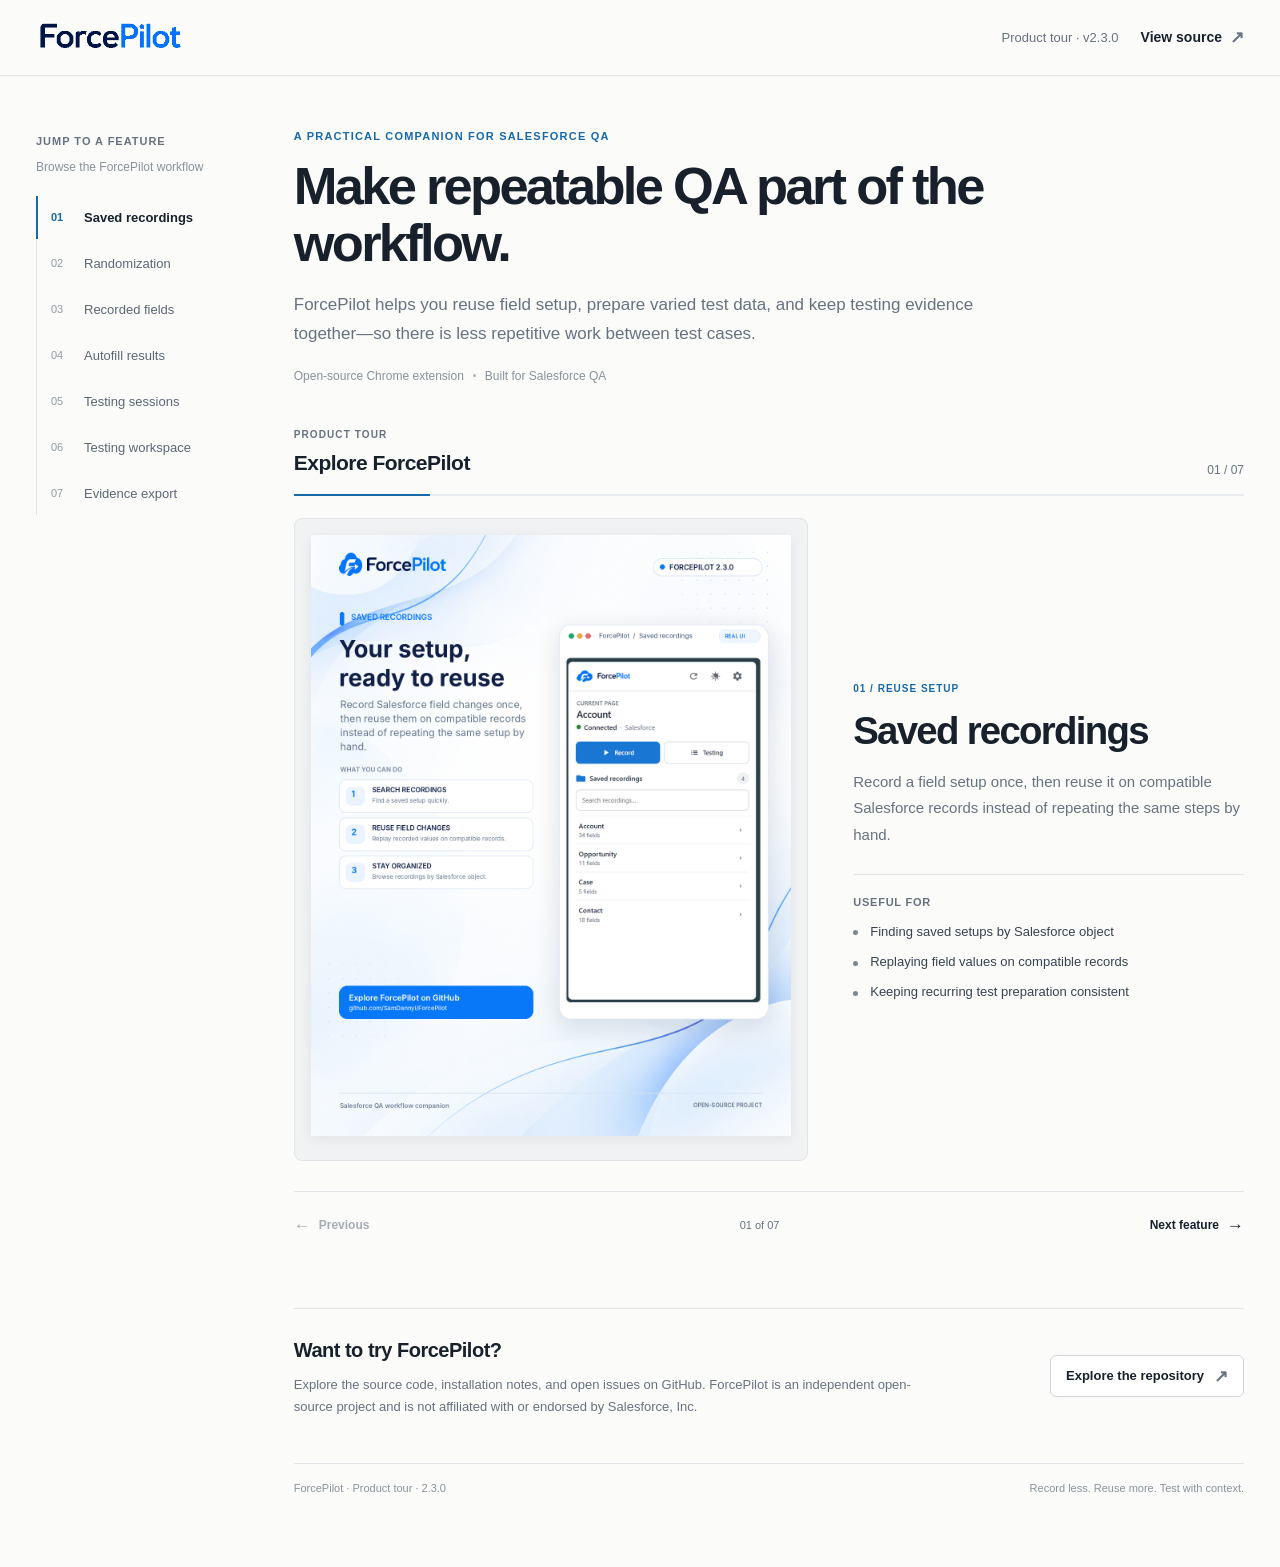
<file: docs/marketing/index.html>
<!doctype html>
<html lang="en">
<head>
  <meta charset="utf-8">
  <meta name="viewport" content="width=device-width, initial-scale=1">
  <meta name="theme-color" content="#fbfbfa">
  <meta name="description" content="Explore ForcePilot, an open-source browser extension for Salesforce QA. Reuse field recordings, prepare test data, manage testing sessions, and export evidence.">
  <title>ForcePilot — Product tour</title>
  <link rel="icon" href="assets/forcepilot-icon.png" type="image/png">
  <style>
    :root {
      color-scheme: light;
      --ink: #18212b;
      --muted: #68727e;
      --subtle: #89929c;
      --line: #e2e5e8;
      --canvas: #fbfbfa;
      --surface: #ffffff;
      --soft: #f3f5f6;
      --blue: #1769aa;
      --blue-soft: #edf5fb;
      --radius: 8px;
      --page-width: 1420px;
    }

    * { box-sizing: border-box; }
    html { scroll-behavior: smooth; }
    body {
      margin: 0;
      color: var(--ink);
      background: var(--canvas);
      font: 16px/1.55 Inter, -apple-system, BlinkMacSystemFont, "Segoe UI", Roboto, Helvetica, Arial, sans-serif;
      -webkit-font-smoothing: antialiased;
      text-rendering: optimizeLegibility;
    }
    a { color: inherit; }
    button { font: inherit; }
    button:focus-visible, a:focus-visible {
      outline: 3px solid rgba(23, 105, 170, .35);
      outline-offset: 3px;
    }

    .site-header {
      min-height: 72px;
      background: rgba(251, 251, 250, .96);
      border-bottom: 1px solid var(--line);
    }
    .header-inner {
      max-width: var(--page-width);
      min-height: 72px;
      margin: 0 auto;
      padding: 12px 36px;
      display: flex;
      align-items: center;
      justify-content: space-between;
      gap: 24px;
    }
    .brand { display: inline-flex; align-items: center; text-decoration: none; flex-shrink: 0; }
    .brand img { display: block; width: 154px; height: auto; }
    .header-actions { display: flex; align-items: center; gap: 22px; }
    .version { color: var(--muted); font-size: 13px; white-space: nowrap; }
    .source-link {
      display: inline-flex;
      align-items: center;
      gap: 8px;
      color: var(--ink);
      font-size: 14px;
      font-weight: 650;
      text-decoration: none;
      white-space: nowrap;
    }
    .source-link:hover { color: var(--blue); }
    .external-mark { color: var(--muted); font-size: 17px; line-height: 1; }

    .page-shell {
      display: grid;
      grid-template-columns: 204px minmax(0, 1fr);
      column-gap: clamp(34px, 4.2vw, 66px);
      row-gap: 0;
      max-width: var(--page-width);
      margin: 0 auto;
      padding: 52px 36px 70px;
    }
    .feature-rail {
      grid-column: 1;
      grid-row: 1 / 5;
      position: sticky;
      top: 28px;
      align-self: start;
      padding-top: 6px;
    }
    .rail-heading {
      margin: 0 0 8px;
      color: var(--muted);
      font-size: 11px;
      line-height: 1.4;
      font-weight: 750;
      letter-spacing: .09em;
      text-transform: uppercase;
    }
    .rail-subheading { margin: 0 0 20px; color: var(--subtle); font-size: 12px; }
    .feature-list { display: grid; gap: 3px; border-left: 1px solid var(--line); }
    .feature-link {
      width: 100%;
      min-height: 43px;
      display: grid;
      grid-template-columns: 24px minmax(0, 1fr);
      align-items: center;
      gap: 9px;
      margin-left: -1px;
      padding: 8px 8px 8px 13px;
      border: 0;
      border-left: 2px solid transparent;
      border-radius: 0;
      color: #5d6773;
      background: transparent;
      text-align: left;
      cursor: pointer;
      transition: color .15s ease, background .15s ease, border-color .15s ease;
    }
    .feature-link:hover { color: var(--ink); background: #f0f2f2; }
    .feature-link[aria-current="step"] {
      color: var(--ink);
      border-left-color: var(--blue);
      background: transparent;
      font-weight: 700;
    }
    .feature-number { color: #929ba4; font-size: 11px; font-variant-numeric: tabular-nums; }
    .feature-link[aria-current="step"] .feature-number { color: var(--blue); }
    .feature-name { font-size: 13px; line-height: 1.35; }

    .intro { grid-column: 2; grid-row: 1; min-width: 0; max-width: 850px; margin: 0 0 42px; }
    .eyebrow {
      margin: 0 0 13px;
      color: var(--blue);
      font-size: 11px;
      font-weight: 750;
      letter-spacing: .11em;
      text-transform: uppercase;
    }
    h1 {
      max-width: 760px;
      margin: 0;
      font-size: clamp(2.35rem, 4.1vw, 3.65rem);
      font-weight: 690;
      letter-spacing: -.052em;
      line-height: 1.08;
    }
    .intro-copy {
      max-width: 700px;
      margin: 19px 0 0;
      color: var(--muted);
      font-size: 17px;
      line-height: 1.7;
    }
    .intro-meta {
      display: flex;
      align-items: center;
      flex-wrap: wrap;
      gap: 9px;
      margin-top: 18px;
      color: var(--subtle);
      font-size: 12px;
    }
    .meta-separator { width: 3px; height: 3px; border-radius: 50%; background: #aab1b8; }

    .product-tour { grid-column: 2; grid-row: 2; min-width: 0; }
    .tour-header {
      display: flex;
      justify-content: space-between;
      align-items: end;
      gap: 20px;
      margin-bottom: 17px;
      padding-bottom: 15px;
      border-bottom: 1px solid var(--line);
    }
    .tour-kicker {
      margin: 0 0 4px;
      color: var(--muted);
      font-size: 10px;
      font-weight: 750;
      letter-spacing: .11em;
      text-transform: uppercase;
    }
    .tour-title { margin: 0; font-size: 21px; font-weight: 670; letter-spacing: -.025em; }
    .tour-count { color: var(--muted); font-size: 12px; font-variant-numeric: tabular-nums; white-space: nowrap; }
    .progress-track { height: 2px; margin: -18px 0 22px; background: #e9ecee; }
    .progress-fill { width: 14.2857%; height: 100%; background: var(--blue); transition: width .22s ease; }

    .feature-display {
      display: grid;
      grid-template-columns: minmax(0, 1.08fr) minmax(280px, .82fr);
      align-items: stretch;
      gap: clamp(24px, 3.5vw, 48px);
    }
    .visual-panel {
      min-width: 0;
      min-height: 520px;
      display: flex;
      align-items: center;
      justify-content: center;
      padding: 16px;
      overflow: hidden;
      border: 1px solid #e1e4e6;
      border-radius: var(--radius);
      background: #f0f2f3;
    }
    .product-slide { width: 100%; margin: 0; text-align: center; }
    .product-slide[hidden], .feature-copy[hidden] { display: none; }
    .product-image-link { display: inline-block; max-width: 100%; line-height: 0; border-radius: 2px; }
    .product-image-link img {
      display: block;
      width: auto;
      height: auto;
      max-width: 100%;
      max-height: min(72vh, 660px);
      object-fit: contain;
      box-shadow: 0 3px 12px rgba(24, 33, 43, .07);
    }

    .feature-copy {
      display: flex;
      flex-direction: column;
      justify-content: center;
      min-width: 0;
      padding: 22px 0 18px;
      animation: content-in .18s ease-out;
    }
    .feature-step {
      margin: 0 0 13px;
      color: var(--blue);
      font-size: 10px;
      font-weight: 750;
      letter-spacing: .1em;
      text-transform: uppercase;
    }
    .feature-copy h3 {
      margin: 0;
      font-size: clamp(1.8rem, 3vw, 2.45rem);
      font-weight: 680;
      letter-spacing: -.045em;
      line-height: 1.12;
    }
    .feature-description { margin: 17px 0 0; color: var(--muted); font-size: 15px; line-height: 1.75; }
    .feature-divider { height: 1px; margin: 26px 0 19px; background: var(--line); }
    .benefits-heading { margin: 0 0 11px; font-size: 11px; color: var(--muted); font-weight: 750; letter-spacing: .07em; text-transform: uppercase; }
    .benefit-list { margin: 0; padding: 0; list-style: none; display: grid; gap: 10px; }
    .benefit-list li { position: relative; padding-left: 17px; color: #38434f; font-size: 13px; line-height: 1.55; }
    .benefit-list li::before {
      position: absolute;
      top: .66em;
      left: 0;
      width: 5px;
      height: 5px;
      border-radius: 50%;
      background: #7c8792;
      content: "";
    }
    .tour-controls {
      display: flex;
      align-items: center;
      justify-content: space-between;
      gap: 12px;
      margin-top: 30px;
      padding-top: 16px;
      border-top: 1px solid var(--line);
    }
    .tour-control {
      display: inline-flex;
      align-items: center;
      gap: 8px;
      min-height: 36px;
      padding: 6px 0;
      border: 0;
      color: var(--ink);
      background: transparent;
      font-size: 12px;
      font-weight: 680;
      cursor: pointer;
    }
    .tour-control:hover:not(:disabled) { color: var(--blue); }
    .tour-control:disabled { color: #a5adb5; cursor: default; }
    .control-arrow { font-size: 17px; font-weight: 400; line-height: 1; }
    .control-counter { color: var(--muted); font-size: 11px; font-variant-numeric: tabular-nums; }

    .project-cta {
      grid-column: 2;
      grid-row: 3;
      display: flex;
      align-items: center;
      justify-content: space-between;
      gap: 28px;
      margin-top: 64px;
      padding: 26px 0 0;
      border-top: 1px solid var(--line);
    }
    .project-cta h2 { margin: 0; font-size: 20px; font-weight: 660; letter-spacing: -.025em; }
    .project-cta p { max-width: 650px; margin: 8px 0 0; color: var(--muted); font-size: 13px; line-height: 1.7; }
    .github-cta {
      flex-shrink: 0;
      display: inline-flex;
      align-items: center;
      gap: 10px;
      min-height: 42px;
      padding: 0 15px;
      border: 1px solid #cfd5da;
      border-radius: 6px;
      background: var(--surface);
      color: var(--ink);
      font-size: 13px;
      font-weight: 680;
      text-decoration: none;
      transition: border-color .15s ease, background .15s ease;
    }
    .github-cta:hover { border-color: #9ba6af; background: #f5f6f6; }
    .site-footer {
      grid-column: 2;
      grid-row: 4;
      display: flex;
      justify-content: space-between;
      flex-wrap: wrap;
      gap: 12px;
      margin-top: 45px;
      padding-top: 16px;
      border-top: 1px solid var(--line);
      color: var(--subtle);
      font-size: 11px;
    }

    @keyframes content-in { from { opacity: .6; transform: translateY(3px); } to { opacity: 1; transform: translateY(0); } }
    @media (max-width: 1040px) {
      .page-shell { grid-template-columns: 176px minmax(0, 1fr); column-gap: 30px; padding-right: 24px; padding-left: 24px; }
      .feature-display { grid-template-columns: minmax(0, 1fr) minmax(250px, .84fr); gap: 24px; }
      .visual-panel { min-height: 450px; padding: 12px; }
      .feature-copy { padding: 14px 0; }
      .project-cta { align-items: flex-start; flex-direction: column; }
    }
    @media (max-width: 760px) {
      .header-inner { min-height: 64px; padding: 10px 18px; }
      .brand img { width: 136px; }
      .header-actions { gap: 14px; }
      .version { display: none; }
      .source-link { font-size: 13px; }
      .page-shell {
        grid-template-columns: minmax(0, 1fr);
        column-gap: 0;
        row-gap: 0;
        padding: 35px 18px 42px;
      }
      .intro { grid-column: 1; grid-row: 1; margin-bottom: 31px; }
      .feature-rail {
        grid-column: 1;
        grid-row: 2;
        position: static;
        margin: 0 0 26px;
        padding: 0;
        overflow: hidden;
      }
      .rail-heading { margin-bottom: 9px; }
      .rail-subheading { display: none; }
      .feature-list {
        display: flex;
        gap: 6px;
        overflow-x: auto;
        padding: 0 0 7px;
        border-left: 0;
        border-bottom: 1px solid var(--line);
        scrollbar-width: thin;
        scroll-snap-type: x proximity;
      }
      .feature-link {
        width: auto;
        min-height: 35px;
        flex: 0 0 auto;
        display: inline-flex;
        gap: 7px;
        margin: 0;
        padding: 7px 9px;
        border: 1px solid transparent;
        border-radius: 5px;
        scroll-snap-align: start;
      }
      .feature-link:hover { background: #f0f2f2; }
      .feature-link[aria-current="step"] { background: var(--blue-soft); border-color: #d5e5f1; }
      .feature-number { font-size: 10px; }
      .feature-name { white-space: nowrap; font-size: 12px; }
      .product-tour { grid-column: 1; grid-row: 3; }
      .tour-header { align-items: end; }
      .tour-title { font-size: 19px; }
      .progress-track { margin-bottom: 16px; }
      .feature-display { grid-template-columns: minmax(0, 1fr); gap: 20px; }
      .visual-panel { min-height: 0; padding: 12px; }
      .product-image-link img { max-height: none; max-width: 100%; width: min(100%, 440px); }
      .feature-copy { padding: 3px 1px 0; }
      .feature-copy h3 { font-size: 31px; }
      .feature-description { margin-top: 12px; }
      .feature-divider { margin: 20px 0 15px; }
      .tour-controls { margin-top: 24px; }
      .project-cta { grid-column: 1; grid-row: 4; margin-top: 44px; padding-top: 22px; gap: 18px; }
      .github-cta { width: 100%; justify-content: center; }
      .site-footer { grid-column: 1; grid-row: 5; margin-top: 32px; }
    }
    @media (max-width: 400px) {
      .header-inner { padding-right: 14px; padding-left: 14px; }
      .brand img { width: 126px; }
      .page-shell { padding-right: 14px; padding-left: 14px; }
      h1 { font-size: 2.35rem; }
      .intro-copy { font-size: 15px; }
      .visual-panel { padding: 7px; }
      .project-cta h2 { font-size: 19px; }
    }
    @media (prefers-reduced-motion: reduce) {
      html { scroll-behavior: auto; }
      *, *::before, *::after { animation-duration: .01ms !important; transition-duration: .01ms !important; }
    }
  </style>
</head>
<body>
  <header class="site-header">
    <div class="header-inner">
      <a class="brand" href="https://github.com/SamDannyl/ForcePilot" aria-label="ForcePilot on GitHub">
        <img src="assets/forcepilot-wordmark.png" alt="ForcePilot">
      </a>
      <div class="header-actions">
        <span class="version">Product tour · v2.3.0</span>
        <a class="source-link" href="https://github.com/SamDannyl/ForcePilot" target="_blank" rel="noopener noreferrer">
          View source <span class="external-mark" aria-hidden="true">↗</span>
        </a>
      </div>
    </div>
  </header>

  <main class="page-shell">
    <section class="intro" aria-labelledby="page-title">
        <p class="eyebrow">A practical companion for Salesforce QA</p>
        <h1 id="page-title">Make repeatable QA part of the workflow.</h1>
        <p class="intro-copy">ForcePilot helps you reuse field setup, prepare varied test data, and keep testing evidence together—so there is less repetitive work between test cases.</p>
        <div class="intro-meta" aria-label="Project details">
          <span>Open-source Chrome extension</span><span class="meta-separator" aria-hidden="true"></span><span>Built for Salesforce QA</span>
        </div>
      </section>

    <aside class="feature-rail" aria-label="Product feature navigation">
      <p class="rail-heading">Jump to a feature</p>
      <p class="rail-subheading">Browse the ForcePilot workflow</p>
      <nav class="feature-list" aria-label="Jump to a product feature">
        <button class="feature-link" type="button" data-index="0" aria-current="step"><span class="feature-number">01</span><span class="feature-name">Saved recordings</span></button>
        <button class="feature-link" type="button" data-index="1"><span class="feature-number">02</span><span class="feature-name">Randomization</span></button>
        <button class="feature-link" type="button" data-index="2"><span class="feature-number">03</span><span class="feature-name">Recorded fields</span></button>
        <button class="feature-link" type="button" data-index="3"><span class="feature-number">04</span><span class="feature-name">Autofill results</span></button>
        <button class="feature-link" type="button" data-index="4"><span class="feature-number">05</span><span class="feature-name">Testing sessions</span></button>
        <button class="feature-link" type="button" data-index="5"><span class="feature-number">06</span><span class="feature-name">Testing workspace</span></button>
        <button class="feature-link" type="button" data-index="6"><span class="feature-number">07</span><span class="feature-name">Evidence export</span></button>
      </nav>
    </aside>

      <section class="product-tour" aria-labelledby="tour-title">
        <div class="tour-header">
          <div>
            <p class="tour-kicker">Product tour</p>
            <h2 class="tour-title" id="tour-title">Explore ForcePilot</h2>
          </div>
          <span class="tour-count" id="slide-count" aria-live="polite">01 / 07</span>
        </div>
        <div class="progress-track" role="progressbar" aria-label="Product tour progress" aria-valuemin="1" aria-valuemax="7" aria-valuenow="1" id="progress-track">
          <div class="progress-fill" id="progress-fill"></div>
        </div>

        <div class="feature-display" id="feature-display">
          <div class="visual-panel" id="stage" aria-label="Product screen preview">
            <figure class="product-slide is-active" data-index="0" aria-label="Saved recordings preview">
              <a class="product-image-link" href="assets/01-saved-recordings.png" target="_blank" rel="noopener noreferrer" aria-label="Open saved recordings image at full size">
                <img src="assets/01-saved-recordings.png" alt="ForcePilot saved recordings overview with a Salesforce field setup ready to reuse" fetchpriority="high">
              </a>
            </figure>
            <figure class="product-slide" data-index="1" hidden aria-label="Randomization preview">
              <a class="product-image-link" href="assets/02-randomization.png" target="_blank" rel="noopener noreferrer" aria-label="Open randomization image at full size">
                <img src="assets/02-randomization.png" alt="ForcePilot randomization editor with field generators and preview examples" loading="lazy">
              </a>
            </figure>
            <figure class="product-slide" data-index="2" hidden aria-label="Recorded fields preview">
              <a class="product-image-link" href="assets/03-recorded-fields.png" target="_blank" rel="noopener noreferrer" aria-label="Open recorded fields image at full size">
                <img src="assets/03-recorded-fields.png" alt="ForcePilot recorded fields screen with options for applying values" loading="lazy">
              </a>
            </figure>
            <figure class="product-slide" data-index="3" hidden aria-label="Autofill results preview">
              <a class="product-image-link" href="assets/04-autofill-results.png" target="_blank" rel="noopener noreferrer" aria-label="Open Autofill results image at full size">
                <img src="assets/04-autofill-results.png" alt="ForcePilot Autofill results with field-level statuses" loading="lazy">
              </a>
            </figure>
            <figure class="product-slide" data-index="4" hidden aria-label="Testing sessions preview">
              <a class="product-image-link" href="assets/05-testing-sessions.png" target="_blank" rel="noopener noreferrer" aria-label="Open testing sessions image at full size">
                <img src="assets/05-testing-sessions.png" alt="ForcePilot testing sessions with saved work and resume controls" loading="lazy">
              </a>
            </figure>
            <figure class="product-slide" data-index="5" hidden aria-label="Testing workspace preview">
              <a class="product-image-link" href="assets/06-testing-workspace.png" target="_blank" rel="noopener noreferrer" aria-label="Open testing workspace image at full size">
                <img src="assets/06-testing-workspace.png" alt="ForcePilot testing workspace with screenshots and notes" loading="lazy">
              </a>
            </figure>
            <figure class="product-slide" data-index="6" hidden aria-label="Evidence export preview">
              <a class="product-image-link" href="assets/07-evidence-export.png" target="_blank" rel="noopener noreferrer" aria-label="Open evidence export image at full size">
                <img src="assets/07-evidence-export.png" alt="ForcePilot evidence export options for Word and screenshot ZIP files" loading="lazy">
              </a>
            </figure>
          </div>

          <article class="feature-copy" data-index="0" aria-labelledby="feature-title-0">
            <p class="feature-step">01 / Reuse setup</p>
            <h3 id="feature-title-0">Saved recordings</h3>
            <p class="feature-description">Record a field setup once, then reuse it on compatible Salesforce records instead of repeating the same steps by hand.</p>
            <div class="feature-divider"></div>
            <p class="benefits-heading">Useful for</p>
            <ul class="benefit-list">
              <li>Finding saved setups by Salesforce object</li>
              <li>Replaying field values on compatible records</li>
              <li>Keeping recurring test preparation consistent</li>
            </ul>
          </article>
          <article class="feature-copy" data-index="1" hidden aria-labelledby="feature-title-1">
            <p class="feature-step">02 / Prepare test data</p>
            <h3 id="feature-title-1">Randomization</h3>
            <p class="feature-description">Generate varied values for recorded fields to build test data without manually changing every input.</p>
            <div class="feature-divider"></div>
            <p class="benefits-heading">Useful for</p>
            <ul class="benefit-list">
              <li>Choosing a generator for each supported field</li>
              <li>Previewing generated values before applying them</li>
              <li>Using relative dates when scenarios need fresh dates</li>
            </ul>
          </article>
          <article class="feature-copy" data-index="2" hidden aria-labelledby="feature-title-2">
            <p class="feature-step">03 / Choose what to fill</p>
            <h3 id="feature-title-2">Recorded fields</h3>
            <p class="feature-description">Review the values captured in a recording and decide how Autofill should apply them to the current record.</p>
            <div class="feature-divider"></div>
            <p class="benefits-heading">Useful for</p>
            <ul class="benefit-list">
              <li>Reviewing and editing recorded values</li>
              <li>Controlling which fields are included</li>
              <li>Filling only empty fields when needed</li>
            </ul>
          </article>
          <article class="feature-copy" data-index="3" hidden aria-labelledby="feature-title-3">
            <p class="feature-step">04 / Review outcomes</p>
            <h3 id="feature-title-3">Autofill results</h3>
            <p class="feature-description">See the outcome field by field after a fill, so you can spot problems without inspecting every value manually.</p>
            <div class="feature-divider"></div>
            <p class="benefits-heading">Useful for</p>
            <ul class="benefit-list">
              <li>Checking filled, skipped, and failed fields</li>
              <li>Finding values that need attention</li>
              <li>Retrying unsuccessful fields when appropriate</li>
            </ul>
          </article>
          <article class="feature-copy" data-index="4" hidden aria-labelledby="feature-title-4">
            <p class="feature-step">05 / Keep work organized</p>
            <h3 id="feature-title-4">Testing sessions</h3>
            <p class="feature-description">Keep a testing task together so you can start work, return to an existing session, and pick up where you left off.</p>
            <div class="feature-divider"></div>
            <p class="benefits-heading">Useful for</p>
            <ul class="benefit-list">
              <li>Starting a focused testing session</li>
              <li>Resuming saved work instead of starting over</li>
              <li>Keeping evidence connected to a test run</li>
            </ul>
          </article>
          <article class="feature-copy" data-index="5" hidden aria-labelledby="feature-title-5">
            <p class="feature-step">06 / Capture context</p>
            <h3 id="feature-title-5">Testing workspace</h3>
            <p class="feature-description">Keep screenshots and supporting notes beside your testing work, rather than scattering context across separate places.</p>
            <div class="feature-divider"></div>
            <p class="benefits-heading">Useful for</p>
            <ul class="benefit-list">
              <li>Capturing screenshots during testing</li>
              <li>Adding context to the evidence you collect</li>
              <li>Reviewing test notes and visual proof together</li>
            </ul>
          </article>
          <article class="feature-copy" data-index="6" hidden aria-labelledby="feature-title-6">
            <p class="feature-step">07 / Share results</p>
            <h3 id="feature-title-6">Evidence export</h3>
            <p class="feature-description">Take test evidence out of the browser in formats that are easier to review, archive, and share with a team.</p>
            <div class="feature-divider"></div>
            <p class="benefits-heading">Useful for</p>
            <ul class="benefit-list">
              <li>Exporting a structured Word document</li>
              <li>Packaging screenshots in a ZIP file</li>
              <li>Sharing a more complete testing record</li>
            </ul>
          </article>
        </div>

        <div class="tour-controls" aria-label="Product tour controls">
          <button class="tour-control" id="prev" type="button" disabled><span class="control-arrow" aria-hidden="true">←</span> Previous</button>
          <span class="control-counter" id="control-counter">01 of 07</span>
          <button class="tour-control" id="next" type="button">Next feature <span class="control-arrow" aria-hidden="true">→</span></button>
        </div>
      </section>

      <section class="project-cta" aria-labelledby="project-title">
        <div>
          <h2 id="project-title">Want to try ForcePilot?</h2>
          <p>Explore the source code, installation notes, and open issues on GitHub. ForcePilot is an independent open-source project and is not affiliated with or endorsed by Salesforce, Inc.</p>
        </div>
        <a class="github-cta" href="https://github.com/SamDannyl/ForcePilot" target="_blank" rel="noopener noreferrer">Explore the repository <span class="external-mark" aria-hidden="true">↗</span></a>
      </section>

    <footer class="site-footer">
      <span>ForcePilot · Product tour · 2.3.0</span>
      <span>Record less. Reuse more. Test with context.</span>
    </footer>
  </main>

  <script>
    (() => {
      const navItems = Array.from(document.querySelectorAll('.feature-link'));
      const slides = Array.from(document.querySelectorAll('.product-slide'));
      const featureCopies = Array.from(document.querySelectorAll('.feature-copy'));
      const count = document.getElementById('slide-count');
      const controlCounter = document.getElementById('control-counter');
      const progressTrack = document.getElementById('progress-track');
      const progressFill = document.getElementById('progress-fill');
      const previous = document.getElementById('prev');
      const next = document.getElementById('next');
      const stage = document.getElementById('stage');
      let current = 0;
      let pointerStartX = null;

      function show(index, options = {}) {
        current = Math.max(0, Math.min(index, slides.length - 1));

        slides.forEach((slide, i) => {
          const active = i === current;
          slide.hidden = !active;
          slide.classList.toggle('is-active', active);
          if (active) slide.setAttribute('aria-current', 'true');
          else slide.removeAttribute('aria-current');
        });
        featureCopies.forEach((copy, i) => {
          copy.hidden = i !== current;
        });
        navItems.forEach((item, i) => {
          if (i === current) item.setAttribute('aria-current', 'step');
          else item.removeAttribute('aria-current');
        });

        const position = String(current + 1).padStart(2, '0');
        const total = String(slides.length).padStart(2, '0');
        count.textContent = `${position} / ${total}`;
        controlCounter.textContent = `${position} of ${total}`;
        progressTrack.setAttribute('aria-valuenow', String(current + 1));
        progressFill.style.width = `${((current + 1) / slides.length) * 100}%`;
        previous.disabled = current === 0;
        next.disabled = current === slides.length - 1;

        if (options.focusNav) navItems[current].focus();
        if (options.scrollNav && window.matchMedia('(max-width: 760px)').matches) {
          navItems[current].scrollIntoView({ block: 'nearest', inline: 'nearest', behavior: 'smooth' });
        }
      }

      navItems.forEach((item, i) => item.addEventListener('click', () => show(i)));
      previous.addEventListener('click', () => show(current - 1));
      next.addEventListener('click', () => show(current + 1));

      document.addEventListener('keydown', event => {
        if (event.altKey || event.ctrlKey || event.metaKey) return;
        if (event.target.closest('a, button, input, textarea, select')) return;
        if (event.key === 'ArrowLeft' && current > 0) show(current - 1);
        if (event.key === 'ArrowRight' && current < slides.length - 1) show(current + 1);
      });

      stage.addEventListener('pointerdown', event => {
        if (event.pointerType === 'touch') pointerStartX = event.clientX;
      });
      stage.addEventListener('pointerup', event => {
        if (pointerStartX === null) return;
        const deltaX = event.clientX - pointerStartX;
        if (Math.abs(deltaX) > 45) {
          if (deltaX < 0 && current < slides.length - 1) show(current + 1, { scrollNav: true });
          if (deltaX > 0 && current > 0) show(current - 1, { scrollNav: true });
        }
        pointerStartX = null;
      });
      stage.addEventListener('pointercancel', () => { pointerStartX = null; });

      show(0);
    })();
  </script>
</body>
</html>
</file>
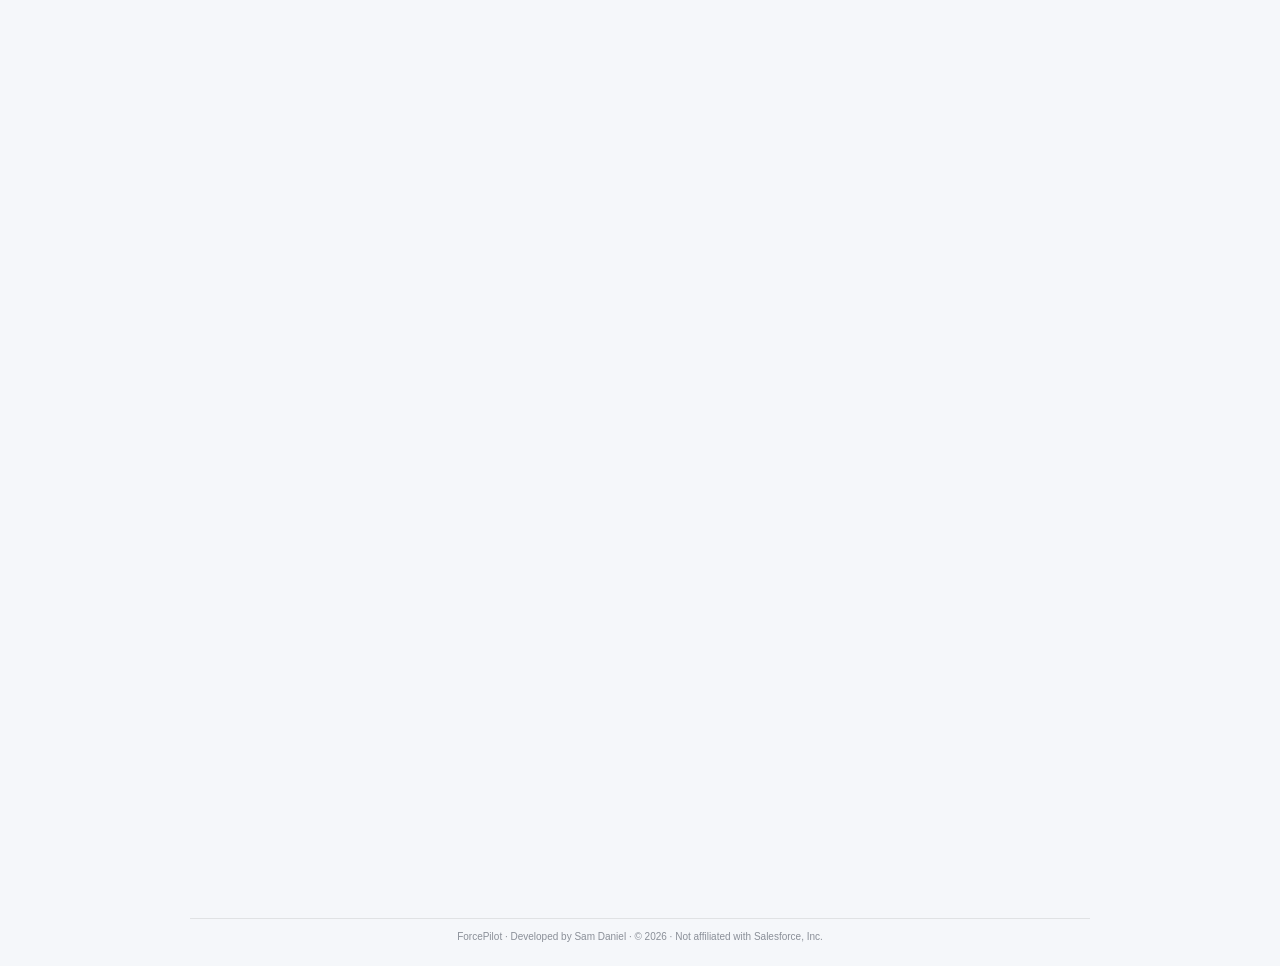
<file: options.html>
<!doctype html><html lang="en"><head><meta charset="utf-8"><meta name="viewport" content="width=device-width,initial-scale=1"><title>ForcePilot — Recordings</title><link rel="stylesheet" href="options.css"><link rel="stylesheet" href="src/theme.css"><link rel="stylesheet" href="src/ui-master.css"><link rel="stylesheet" href="src/toast.css"></head><body><div class="page"><div id="app"></div></div>
<div class="fp-attribution">ForcePilot · Developed by Sam Daniel · © 2026 · Not affiliated with Salesforce, Inc.</div><script src="src/randomization-core.js"></script><script type="module" src="options.js"></script></body></html>
</file>
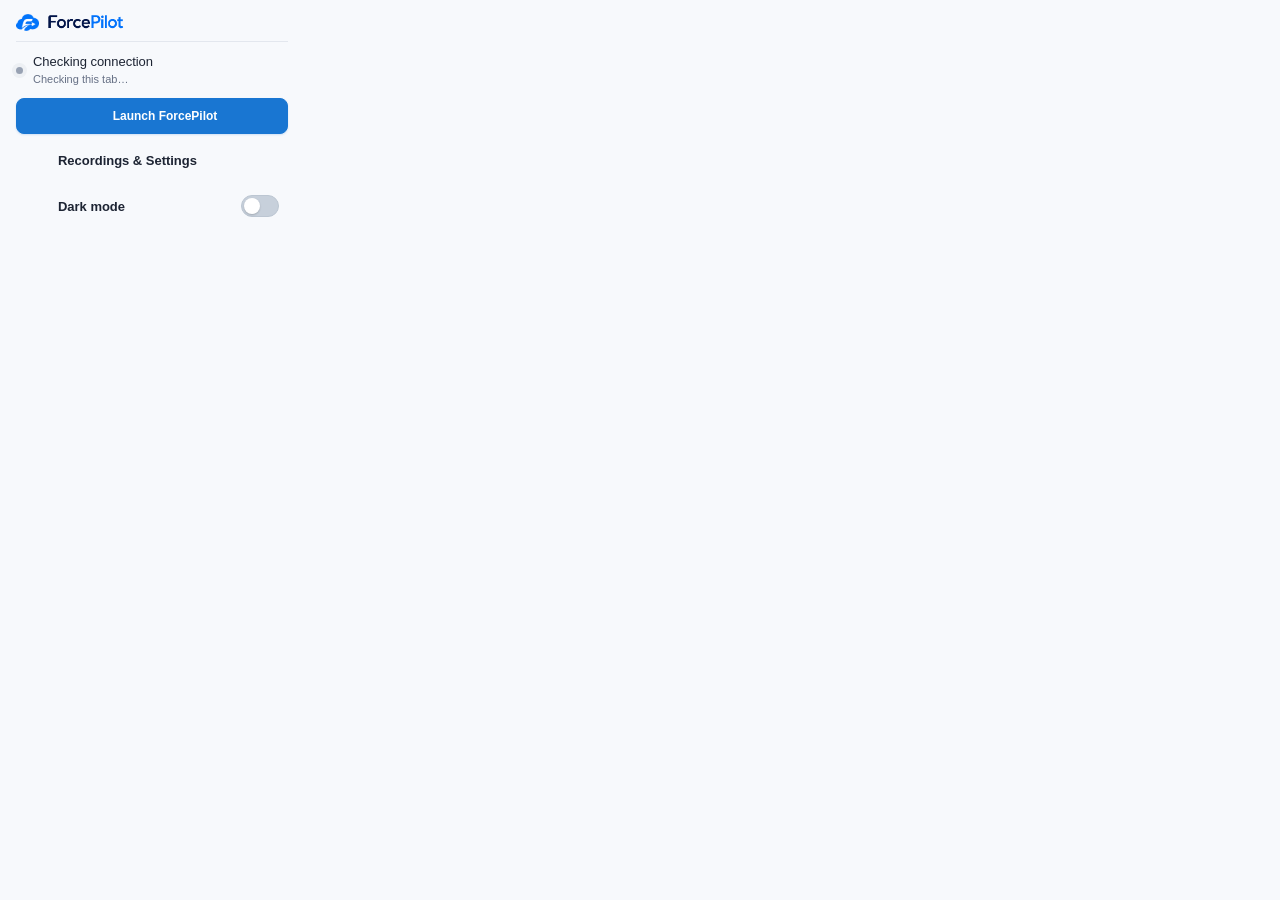
<file: popup.html>
<!doctype html>
<html lang="en">
<head>
  <meta charset="utf-8">
  <meta name="viewport" content="width=device-width,initial-scale=1">
  <title>ForcePilot</title>
  <link rel="stylesheet" href="popup.css">
  <link rel="stylesheet" href="src/theme.css"><link rel="stylesheet" href="src/ui-master.css">
</head>
<body>
  <div class="popup" role="application" aria-label="ForcePilot">
    <header class="popup-header">
      <div class="brand" aria-label="ForcePilot">
        <img src="branding/forcepilot-icon.png" class="brand-icon" alt="">
        <img src="branding/forcepilot-wordmark.png" class="brand-word brand-word-light" alt="ForcePilot">
        <img src="branding/forcepilot-wordmark-dark.png" class="brand-word brand-word-dark" alt="ForcePilot">
      </div>
    </header>

    <main>
      <section class="page-status" aria-live="polite">
        <span id="statusDot" class="status-dot" aria-hidden="true"></span>
        <div class="status-copy">
          <strong id="connectionTitle">Checking connection</strong>
          <span id="connectionDetail">Checking this tab…</span>
        </div>
      </section>

      <button class="primary open-button" id="open" type="button">
        <span class="open-icon" aria-hidden="true"><span class="fp-icon-slot" data-icon="play"></span></span>
        <span id="openLabel">Launch ForcePilot</span>
      </button>

      <button class="popup-row options-link" id="manage" type="button">
        <span class="row-icon" aria-hidden="true"><span class="fp-icon-slot" data-icon="settings"></span></span>
        <span class="row-label">Recordings &amp; Settings</span>
        <span class="row-arrow" aria-hidden="true"><span class="fp-icon-slot" data-icon="chevron"></span></span>
      </button>

      <div class="popup-row theme-row">
        <div class="row-icon theme-icon" aria-hidden="true"><span class="fp-icon-slot" data-icon="darkMode"></span></div>
        <label class="row-label theme-label" for="darkMode">Dark mode</label>
        <label class="switch popup-theme-switch" title="Toggle dark mode">
          <input id="darkMode" type="checkbox" role="switch" aria-label="Dark mode">
          <span class="slider" aria-hidden="true"></span>
        </label>
      </div>
    </main>
  </div>

  <script type="module" src="popup.js"></script>
</body>
</html>
</file>
<file: options.css>
:root{--fp-font:Inter,system-ui,-apple-system,BlinkMacSystemFont,"Segoe UI",sans-serif;--bg:#f5f7fa;--surface:#fff;--text:#181818;--secondary:#344054;--muted:#667085;--border:#d9e0e8;--soft:#eef2f6;--accent:#0b78d0;--danger:#ba0517;--shadow:0 1px 2px rgba(16,24,40,.04)}
*{box-sizing:border-box}
html,body{margin:0;min-height:100%;background:var(--bg);color:var(--text);font-family:var(--fp-font);font-size:14px;line-height:20px;-webkit-font-smoothing:antialiased}
button,input,select{font:inherit;font-family:var(--fp-font)}button{cursor:pointer;border-color:transparent}
.page{max-width:1160px;margin:0 auto;padding:20px}
.page-head{display:flex;align-items:center;justify-content:space-between;gap:16px}
.brandhead{display:flex;align-items:center;gap:8px}.brandhead .mark{width:30px;height:30px}.brandhead .word{height:23px;width:auto}
.toolbar{display:flex;align-items:center;gap:8px}.secondary,.primary{height:38px;border-radius:8px;padding:0 13px;font-size:14px;line-height:20px;font-weight:600;display:inline-flex;align-items:center;justify-content:center}.primary{border:1px solid var(--accent);background:var(--accent);color:#fff}.secondary{border:1px solid var(--border);background:#fff;color:#2f3b4a}.secondary:hover{background:#f7f9fb}.compact{height:34px;font-size:12px}.delete-one{color:var(--danger)}
.more-menu{position:relative}.more-menu>summary{list-style:none}.more-menu>summary::-webkit-details-marker{display:none}.more-trigger{width:40px;height:40px;min-width:40px;padding:0;border:0;background:transparent;border-radius:6px;display:inline-flex;align-items:center;justify-content:center;font-size:20px;font-weight:500;line-height:1;letter-spacing:0;color:#667085;cursor:pointer}.more-trigger:hover{background:#f2f4f7;color:#344054}.more-trigger:focus-visible{outline:2px solid #0b7fd3;outline-offset:2px}.more-menu[open] .more-trigger{background:#f2f4f7;color:#344054} .more-trigger{background:#eef5fb;border-color:#b8d9f2;color:var(--accent)}.more-popover{position:absolute;top:44px;right:0;z-index:30;min-width:180px;padding:6px;border:1px solid var(--border);border-radius:9px;background:#fff;box-shadow:0 8px 24px rgba(16,24,40,.10)}.more-popover button{width:100%;min-height:36px;border:0;background:transparent;text-align:left;border-radius:7px;padding:7px 9px;color:var(--danger);font-size:13px;font-weight:600;display:flex;align-items:center;gap:8px}.more-popover button:hover{background:#fff1f2}
.page-title-row{margin:18px 0 12px}.page-title-row h1{margin:0;font-size:18px;line-height:24px;font-weight:600;color:var(--accent)}.page-title-row p{margin:2px 0 0;color:var(--muted);font-size:12px;line-height:18px}
.top-tabs{display:flex;align-items:flex-end;gap:18px;height:38px;margin-bottom:14px;border-bottom:1px solid var(--border)}.tab{position:relative;height:38px;border:0;background:transparent;color:#667085;padding:0 2px;font-size:14px;line-height:20px;font-weight:600}.tab:hover{color:var(--text)}.tab.active{color:var(--accent)}.tab.active::after{content:"";position:absolute;left:0;right:0;bottom:-1px;height:2px;background:var(--accent);border-radius:2px}
.manager{display:grid;grid-template-columns:300px minmax(0,1fr);gap:14px;align-items:stretch}.panel{background:var(--surface);border:1px solid var(--border);border-radius:10px;box-shadow:var(--shadow);padding:16px}.recording-panel{min-height:calc(100vh - 165px);max-height:calc(100vh - 165px);overflow:hidden}.editor-panel{min-height:calc(100vh - 165px);max-height:calc(100vh - 165px);overflow:hidden}
.section-title-row{display:flex;align-items:center;justify-content:space-between;gap:12px}.section-title-row h2{margin:0;font-size:16px;line-height:22px;font-weight:600;color:var(--accent)}.section-title-row span{display:block;color:var(--muted);font-size:12px;line-height:18px}
.search,.input,.editor-select,.edit-control{width:100%;border:1px solid var(--border);border-radius:7px;background:#fff;color:var(--text);padding:8px 10px;font-size:14px;line-height:20px;outline:none}.search{margin-top:12px;height:38px}.search:focus,.input:focus,.editor-select:focus,.edit-control:focus{border-color:var(--accent);box-shadow:0 0 0 2px rgba(11,120,208,.12)}
.recording-list{display:flex;flex-direction:column;overflow:auto;margin-top:8px;height:calc(100% - 88px)}.listitem{display:flex;align-items:center;justify-content:space-between;gap:10px;width:calc(100% - 16px);margin:0 8px;min-height:58px;border:0;background:transparent;text-align:left;padding:10px 8px}.listitem:hover{background:#eaf4fb;outline:none;border-radius:8px}.listitem.active{background:#f0f7fd}.listitem:hover strong,.listitem.active strong{color:var(--accent)}.listitem strong{font-size:14px;line-height:20px;font-weight:600}.listitem small{display:block;color:var(--muted);font-size:12px;line-height:18px;margin-top:1px}.grow{flex:1;min-width:0}.chevron{color:#8390a0;font-size:20px}.empty-state,.empty-editor{padding:32px 12px;text-align:center;display:flex;flex-direction:column;gap:3px;color:var(--muted)}.empty-state strong,.empty-editor strong{font-size:14px;line-height:20px;color:var(--text);font-weight:600}
.editor-shell{height:100%;display:flex;flex-direction:column;min-width:0}.editor-head{display:flex;align-items:flex-start;justify-content:space-between;gap:12px;padding-bottom:12px;border-bottom:1px solid var(--border)}.editor-heading{min-width:0}.breadcrumb{margin-bottom:4px;color:var(--muted);font-size:11px;line-height:16px}.editor-head h2{margin:0;font-size:18px;line-height:24px;font-weight:600}.editor-summary{display:flex;gap:12px;flex-wrap:wrap;margin-top:2px;color:var(--muted);font-size:12px;line-height:18px}.editor-summary span+span{position:relative;padding-left:12px}.editor-summary span+span::before{content:"•";position:absolute;left:0;color:#98a2b3}
.name-editor{padding:12px 0 4px}.name-editor label{display:flex;flex-direction:column;gap:4px;font-size:12px;line-height:18px;font-weight:500;color:var(--muted)}.edit-help{display:block;margin-top:5px;color:var(--muted);font-size:12px;line-height:18px}
.recording-tools{display:flex;align-items:center;justify-content:space-between;gap:12px;padding:12px 0}.field-count{display:flex;align-items:baseline;gap:8px;white-space:nowrap}.field-count strong{font-size:14px;line-height:20px;font-weight:600}.field-count span{font-size:12px;line-height:18px;color:var(--muted)}.field-search{width:260px;max-width:45%;margin:0}
.field-table{min-width:0;display:flex;flex-direction:column;flex:1;border:0;border-radius:0;overflow:hidden;background:#fff}.field-table-head{display:grid;grid-template-columns:40px minmax(190px,1.5fr) minmax(160px,1fr) 92px 36px;gap:10px;align-items:center;min-height:38px;padding:0 10px;background:#f8fafc;border-bottom:0;color:var(--muted);font-size:11px;line-height:16px;font-weight:600}.field-table-head span:nth-child(3){padding-left:2px}.editor-list{overflow:auto;min-height:0;flex:1}.editor-row{display:grid;grid-template-columns:40px minmax(190px,1.5fr) minmax(160px,1fr) 92px 36px;gap:10px;align-items:center;width:calc(100% - 16px);margin:0 8px;padding:7px 8px;min-height:50px;border-bottom:0;background:#fff}.editor-row:last-child{border-bottom:0}.editor-row:hover{background:#f4f8fb;outline:none;border-radius:7px}.step-number{width:24px;height:24px;border-radius:7px;background:var(--soft);display:grid;place-items:center;font-size:11px;line-height:16px;font-weight:600;color:#475467}.field-main{min-width:0}.field-main>strong{display:block;font-size:14px;line-height:20px;font-weight:600;white-space:nowrap;overflow:hidden;text-overflow:ellipsis}.api{display:block;max-width:100%;font-size:11px;line-height:16px;color:#7a8697;font-family:ui-monospace,SFMono-Regular,Menlo,Consolas,"Liberation Mono",monospace;white-space:nowrap;overflow:hidden;text-overflow:ellipsis}.field-value{min-width:0}.value-text{display:block;font-size:13px;line-height:18px;color:var(--secondary);white-space:nowrap;overflow:hidden;text-overflow:ellipsis}.field-type{display:flex;align-items:center}.typepill{display:inline-flex;align-items:center;min-height:24px;padding:2px 7px;border:1px solid #d8dee7;border-radius:999px;background:#f8fafc;color:#596579;font-size:11px;line-height:16px;font-weight:600;white-space:nowrap}.row-tools{display:flex;align-items:center;justify-content:flex-end;gap:5px}.use-check{display:grid;place-items:center}.check{appearance:none;-webkit-appearance:none;width:18px;height:18px;min-width:18px;min-height:18px;flex:0 0 18px;margin:0;padding:0;border:1.5px solid var(--border);border-radius:4px;background:var(--surface);display:inline-grid;place-content:center;vertical-align:middle;cursor:pointer;outline:none;box-shadow:none}.check::after{content:"";width:4px;height:8px;border:solid #fff;border-width:0 2px 2px 0;transform:rotate(45deg) scale(0);transform-origin:center;transition:transform .1s ease}.check:checked{background:var(--accent);border-color:var(--accent)}.check:checked::after{transform:rotate(45deg) scale(1)}.check:hover{border-color:var(--accent)}.check:focus-visible{outline:2px solid rgba(11,120,208,.30);outline-offset:2px}.check:disabled{background:var(--soft);border-color:var(--border);opacity:.55;cursor:not-allowed}.page .multi-options input[type="checkbox"]{appearance:none;-webkit-appearance:none;width:18px;height:18px;min-width:18px;min-height:18px;flex:0 0 18px;margin:0;padding:0;border:1.5px solid var(--border);border-radius:4px;background:var(--surface);display:inline-grid;place-content:center;vertical-align:middle;cursor:pointer;outline:none;box-shadow:none}.page .multi-options input[type="checkbox"]::after{content:"";width:4px;height:8px;border:solid #fff;border-width:0 2px 2px 0;transform:rotate(45deg) scale(0);transform-origin:center;transition:transform .1s ease}.page .multi-options input[type="checkbox"]:checked{background:var(--accent);border-color:var(--accent)}.page .multi-options input[type="checkbox"]:checked::after{transform:rotate(45deg) scale(1)}.page .multi-options input[type="checkbox"]:hover{border-color:var(--accent)}.page .multi-options input[type="checkbox"]:focus-visible{outline:2px solid rgba(11,120,208,.30);outline-offset:2px}.page .multi-options input[type="checkbox"]:disabled{background:var(--soft);border-color:var(--border);opacity:.55;cursor:not-allowed}.icon-delete{width:30px;height:30px;border:0;border-radius:7px;background:transparent;color:var(--danger);display:grid;place-items:center}.icon-delete:hover{background:#fff0f2}.icon-delete svg{width:17px;height:17px;fill:currentColor}.editor-row .edit-control{margin:0;min-height:34px;height:34px}.edit-check{display:flex;align-items:center;gap:7px;font-size:13px}.multi-options{max-height:108px;overflow:auto;display:grid;grid-template-columns:1fr 1fr;gap:5px;padding:6px;border:1px solid var(--border);border-radius:7px;background:#fafbfc}.multi-options label{display:flex;align-items:center;gap:6px;font-size:12px;line-height:18px;color:var(--secondary)}.no-fields{padding:28px 16px;text-align:center;color:var(--muted);font-size:12px;line-height:18px}
.actions{display:flex;align-items:center;justify-content:flex-end;gap:8px;padding-top:12px}.editor-actions{position:sticky;bottom:0;background:#fff}
.settings-page{max-width:760px}.settings-panel .setting-group{margin-top:20px}.setting-group h3{margin:0 0 4px;font-size:16px;line-height:22px;font-weight:600;color:var(--accent)}.setting-row{display:flex;align-items:center;justify-content:space-between;gap:16px;width:calc(100% - 16px);margin:0 8px;padding:11px 8px;border-top:1px solid var(--border)}.setting-row strong{display:block;font-size:14px;line-height:20px;font-weight:500}.setting-row small{display:block;margin-top:1px;color:var(--muted);font-size:12px;line-height:18px;font-weight:400}
.message{position:fixed;left:50%;bottom:18px;transform:translateX(-50%);padding:9px 12px;border-radius:8px;background:#101828;color:#fff;font-size:12px;line-height:18px;opacity:0;pointer-events:none;transition:opacity .12s;z-index:50}.message.show{opacity:1}.message.error{background:#8b0d18}
@media(max-width:900px){.manager{grid-template-columns:260px minmax(0,1fr)}.field-table-head,.editor-row{grid-template-columns:32px minmax(150px,1.35fr) minmax(130px,1fr) 84px 56px}.field-search{max-width:40%}}
@media(max-width:760px){.page{padding:14px}.page-head{align-items:flex-start}.brandhead .word{height:20px}.toolbar{flex-wrap:wrap;justify-content:flex-end}.manager{grid-template-columns:1fr}.recording-panel,.editor-panel{min-height:auto;max-height:none}.recording-panel{height:300px}.recording-list{height:calc(100% - 88px)}.field-table{min-height:420px}.field-table-head{display:none}.editor-row{grid-template-columns:32px minmax(0,1fr);gap:5px 9px;padding:10px 8px}.field-main{grid-column:2}.field-value{grid-column:2}.field-type{grid-column:2}.row-tools{grid-column:2;justify-content:flex-start}.field-search{width:220px;max-width:60%}.recording-tools{align-items:flex-start}.settings-page{max-width:none}}

/* Final polish */
.page{padding:24px}
.toolbar{gap:8px}
.primary,.secondary{height:40px;border-radius:8px}
.icon-delete{width:40px;height:40px;border-radius:8px}
.more-trigger{min-height:40px;min-width:40px}
.top-tabs{gap:16px}
.tab.active{font-weight:700;background:#f0f7fd;border-radius:6px 6px 0 0;padding-left:8px;padding-right:8px}
.panel{border-radius:10px}
.editor-summary{gap:8px;margin-top:4px}
.editor-head{padding-bottom:16px}
.breadcrumb{margin-bottom:2px;font-weight:500}
.recording-tools{padding:8px 0}
.field-table,.editor-row,.listitem{border-color:transparent}
.field-table{border-radius:0}

/* Remove browser-default dark/black borders while keeping clear semantic focus states. */
button{border-color:transparent} input,select{border-color:var(--border)}
button:focus,input:focus,select:focus{outline:none}
button:focus-visible,input:focus-visible,select:focus-visible,summary:focus-visible{outline:2px solid var(--accent);outline-offset:2px}
.check{accent-color:var(--accent);border:1px solid var(--border);outline:none}
.listitem:hover,.editor-row:hover{outline:none;box-shadow:none}

/* Table/row border cleanup */
.field-table{border:0!important;outline:0!important;box-shadow:none}
.field-table-head{border:0!important}
.editor-row,.editor-row:last-child{border:0!important;outline:0!important;box-shadow:none}
.editor-row:hover{outline:0!important;box-shadow:none!important}
.listitem,.listitem:last-child{border:0!important}


/* ForcePilot author attribution */
.fp-attribution {
  margin: 18px auto 12px;
  padding: 10px 14px;
  max-width: 900px;
  border-top: 1px solid rgba(128, 128, 128, 0.18);
  color: #8a8f98;
  font-size: 10px;
  line-height: 15px;
  text-align: center;
}
.fp-attribution span {
  display: block;
}

.panel-confirm{margin:0 0 14px;display:flex;align-items:center;justify-content:space-between;gap:18px;padding:12px 14px;border:1px solid #d8dee7;border-radius:10px;background:#fff;box-shadow:0 2px 8px rgba(16,24,40,.06)}
.panel-confirm>div:first-child{display:flex;flex-direction:column;gap:2px;min-width:0}.panel-confirm strong{font-size:13px;line-height:18px}.panel-confirm span{font-size:12px;line-height:18px;color:#667085}.panel-confirm-actions{display:flex;gap:7px;flex:none}.panel-confirm-actions button{min-width:84px}
.field-table:not(.is-editing) .field-table-head,.editor-row:not(.is-editing){grid-template-columns:40px minmax(190px,1.5fr) minmax(160px,1fr) 92px}
.relative-date-editor{display:grid;grid-template-columns:auto 38px 56px auto;align-items:center;gap:4px;min-width:0}.relative-date-fixed{font-size:13px;color:var(--secondary);white-space:nowrap}.relative-date-sign{width:38px;padding-left:6px;padding-right:6px}.relative-date-number{width:56px;padding-left:7px;padding-right:7px}
@media(max-width:900px){.field-table:not(.is-editing) .field-table-head,.editor-row:not(.is-editing){grid-template-columns:32px minmax(150px,1.35fr) minmax(130px,1fr) 84px}}
@media(max-width:760px){.panel-confirm{align-items:flex-start;flex-direction:column}.panel-confirm-actions{width:100%}.panel-confirm-actions button{flex:1}.relative-date-editor{grid-template-columns:auto 36px 52px auto;gap:4px}.relative-date-sign{width:36px}.relative-date-number{width:52px}}

/* Material UI-inspired controls — vanilla JS, local SVG icons. */
.button-with-icon{gap:7px;white-space:nowrap}
.fp-icon{width:18px;height:18px;display:block;flex:0 0 18px;fill:currentColor}
.button-with-icon .fp-icon{width:18px;height:18px}
.more-trigger{display:inline-flex!important;align-items:center;justify-content:center;padding:0!important;font-size:0!important;line-height:0!important}
.more-trigger .fp-icon{width:18px!important;height:18px!important;flex:0 0 18px}
.primary{box-shadow:0 1px 2px rgba(16,24,40,.12);transition:background .12s ease,border-color .12s ease,box-shadow .12s ease,transform .05s ease}
.primary:hover{background:#0969b5;border-color:#0969b5;box-shadow:0 2px 5px rgba(16,24,40,.16)}
.primary:active{transform:translateY(1px);box-shadow:0 1px 2px rgba(16,24,40,.12)}
.secondary{transition:background .12s ease,border-color .12s ease,color .12s ease,box-shadow .12s ease}
.secondary:hover{background:#f8fafc;border-color:#c7d0db;color:#1d2939}
.secondary:active{background:#f2f4f7}
.secondary:disabled,.primary:disabled{opacity:.5;cursor:default;box-shadow:none}
.delete-one{border-color:#e6a8ae;color:#ba0517;background:#fff}
.delete-one:hover{background:#fff5f5;border-color:#d9838b;color:#9f0717}
.more-menu>summary.secondary{list-style:none}
.more-menu>summary.secondary::-webkit-details-marker{display:none}
.more-trigger:hover{background:#f2f4f7!important;border-color:#c7d0db!important;color:#344054!important}
.chevron{display:grid;place-items:center;width:24px;height:24px;color:#667085}
.chevron .fp-icon{width:20px;height:20px}
.icon-delete .fp-icon{width:18px;height:18px}


/* MUI-style options toolbar icon semantics. */
.page-head .button-with-icon{min-height:40px;}
.page-head .button-with-icon .fp-icon{width:18px;height:18px;fill:currentColor;}
.page-head .button-with-icon:hover .fp-icon{color:currentColor;}



.page-head .button-with-icon{display:inline-flex;align-items:center;justify-content:center;gap:7px;}
.page-head .button-with-icon .fp-icon{width:18px!important;height:18px!important;flex:0 0 18px;display:block;fill:currentColor;}
#import .fp-icon,#export .fp-icon{width:18px!important;height:18px!important;}

/* Inline recording-name edit: keep the title in the same header line/region. */
.editor-heading.is-editing{min-width:0;flex:1;}
.editor-name-input{display:block;width:min(100%,520px);height:40px;min-height:40px;margin:0;border:1px solid var(--border);border-radius:8px;background:#fff;color:var(--text);padding:8px 10px;font-size:18px;line-height:24px;font-weight:600;outline:none;box-shadow:inset 0 1px 2px rgba(16,24,40,.04);}
.editor-name-input:hover{border-color:#aeb6c1}
.editor-name-input:focus{border-color:var(--accent);box-shadow:0 0 0 2px rgba(11,120,208,.12),inset 0 1px 2px rgba(16,24,40,.04)}
.editor-heading.is-editing .edit-help{margin-top:5px;color:var(--muted);font-size:11px;line-height:16px}
.more-danger .fp-icon{width:18px!important;height:18px!important;flex:0 0 18px;fill:currentColor}
.more-danger span{white-space:nowrap}

/* MUI-style confirmation dialog */
.confirm-overlay{position:fixed;inset:0;z-index:1000;display:grid;place-items:center;padding:24px;background:rgba(15,23,42,.38);backdrop-filter:blur(2px)}
.confirm-dialog{width:min(440px,calc(100vw - 32px));display:grid;grid-template-columns:auto minmax(0,1fr);gap:12px 14px;padding:20px;border:1px solid #d8dee7;border-radius:12px;background:#fff;box-shadow:0 20px 60px rgba(15,23,42,.22)}
.confirm-dialog-icon{width:36px;height:36px;border-radius:50%;display:grid;place-items:center;background:#fff4d8;color:#8a5700}.confirm-dialog-icon .fp-icon{width:20px;height:20px}
.confirm-dialog-body h2{margin:0;font-size:17px;line-height:24px;color:#101828}.confirm-dialog-body p{margin:4px 0 0;font-size:13px;line-height:20px;color:#667085}
.confirm-dialog-actions{grid-column:1/-1;display:flex;justify-content:flex-end;gap:8px;padding-top:4px}.confirm-dialog-actions button{min-width:88px}.confirm-danger{background:#ba0517!important;border-color:#ba0517!important}.confirm-danger:hover{background:#9f0717!important;border-color:#9f0717!important}
.editor-row.locatable{cursor:pointer;transition:background .12s ease,border-radius .12s ease}.editor-row.locatable:hover{background:#f4f8fb;border-radius:7px}.editor-row.locatable:focus-visible{outline:2px solid var(--accent);outline-offset:-2px}.relative-date-editor{grid-template-columns:auto 34px 44px auto}.relative-date-sign{width:34px;min-width:34px}.relative-date-number{width:44px;min-width:44px;box-sizing:border-box}


/* UI polish */
.page-head .toolbar .button-with-icon .fp-icon{width:18px!important;height:18px!important;flex:0 0 18px!important;display:block!important;fill:currentColor!important;}
#reset{color:#344054!important;}
#reset .fp-icon{width:18px!important;height:18px!important;flex:0 0 18px!important;display:block!important;fill:currentColor!important;color:currentColor!important;}
#reset span{color:currentColor!important;font-size:13px!important;line-height:20px!important;font-weight:600!important;}
.more-trigger{width:36px!important;height:36px!important;min-width:36px!important;padding:0!important;border:0!important;background:transparent!important;border-radius:8px!important;color:#475467!important;display:inline-flex!important;align-items:center!important;justify-content:center!important;}
.more-trigger:hover,.more-menu[open] .more-trigger{background:#eef2f6!important;color:#344054!important;}
.more-trigger .fp-icon{width:20px!important;height:20px!important;display:block!important;fill:currentColor!important;}
.more-popover{min-width:196px!important;padding:5px!important;border-radius:8px!important;}
.more-popover button{min-height:36px!important;padding:7px 9px!important;gap:8px!important;font-size:13px!important;line-height:18px!important;}
.more-popover button .fp-icon{width:18px!important;height:18px!important;flex:0 0 18px!important;display:block!important;fill:currentColor!important;}
.section-title-row>div>span:empty{display:none!important;}
.editor-heading .edit-help{display:none!important;}


/* Options toolbar polish. */
#reset{
  height:40px!important;
  min-width:0!important;
  padding:0 12px!important;
  gap:7px!important;
  color:#344054!important;
}
#reset .fp-icon{width:16px!important;height:16px!important;flex:0 0 16px!important;color:currentColor!important;fill:currentColor!important;}
#reset span{font-size:13px!important;line-height:20px!important;font-weight:600!important;color:currentColor!important;}
.more-popover{min-width:178px!important;width:178px!important;max-width:178px!important;padding:4px!important;}
.more-popover .more-danger{width:100%!important;min-width:0!important;max-width:100%!important;box-sizing:border-box!important;justify-content:flex-start!important;padding:7px 8px!important;}
.more-popover .more-danger .fp-icon{width:18px!important;height:18px!important;flex:0 0 18px!important;}


/* Confirmation typography and relative-date control alignment. */
.confirm-overlay,.confirm-dialog,.confirm-dialog button,.confirm-dialog h2,.confirm-dialog p{font-family:var(--fp-font)!important;}
.confirm-dialog h2{font-size:16px!important;line-height:22px!important;font-weight:600!important;letter-spacing:0!important;}
.confirm-dialog p{font-size:13px!important;line-height:20px!important;font-weight:400!important;}
.confirm-dialog button{font-size:13px!important;line-height:20px!important;font-weight:600!important;}
.relative-date-editor{display:flex!important;align-items:center!important;justify-content:flex-start!important;gap:4px!important;width:max-content!important;max-width:100%!important;min-width:0!important;}
.relative-date-fixed{flex:0 0 auto!important;color:var(--secondary)!important;}
.relative-date-sign{width:44px!important;min-width:44px!important;flex:0 0 44px!important;height:36px!important;min-height:36px!important;padding:0 20px 0 8px!important;box-sizing:border-box!important;color:var(--text)!important;background:#fff!important;appearance:auto!important;text-align:center!important;font-weight:600!important;}
.relative-date-number{width:60px!important;min-width:60px!important;flex:0 0 60px!important;height:36px!important;min-height:36px!important;padding:8px 8px!important;box-sizing:border-box!important;font-variant-numeric:tabular-nums!important;text-align:center!important;}
.more-popover .more-danger{width:154px!important;min-width:154px!important;max-width:154px!important;}
.more-popover .more-danger span{overflow:hidden;text-overflow:ellipsis;white-space:nowrap;}

/* Delete-all action sizing. */
.more-popover{min-width:224px!important;width:224px!important;padding:4px!important;box-sizing:border-box!important;}
.more-popover #deleteAll{height:40px!important;min-height:40px!important;width:100%!important;min-width:0!important;padding:0 12px!important;gap:8px!important;box-sizing:border-box!important;white-space:nowrap!important;justify-content:flex-start!important;}
.more-popover #deleteAll span{display:block!important;overflow:visible!important;text-overflow:clip!important;white-space:nowrap!important;}
.more-popover #deleteAll .fp-icon{width:18px!important;height:18px!important;flex:0 0 18px!important;}

/* v1.5 final Options toolbar cleanup. */
.more-popover{
  width:210px!important;
  min-width:210px!important;
  max-width:210px!important;
  padding:5px!important;
  box-sizing:border-box!important;
}
.more-popover #deleteAll{
  width:100%!important;
  min-width:0!important;
  max-width:none!important;
  height:40px!important;
  min-height:40px!important;
  max-height:40px!important;
  padding:0 12px!important;
  gap:8px!important;
  display:flex!important;
  align-items:center!important;
  justify-content:flex-start!important;
  border:0!important;
  border-radius:8px!important;
  background:transparent!important;
  color:#ba0517!important;
  font-size:13px!important;
  line-height:20px!important;
  font-weight:600!important;
  white-space:nowrap!important;
  box-sizing:border-box!important;
  overflow:visible!important;
}
.more-popover #deleteAll:hover{background:#fff5f5!important}
.more-popover #deleteAll:active{background:#ffe8eb!important}
.more-popover #deleteAll .fp-icon{width:18px!important;height:18px!important;flex:0 0 18px!important;fill:currentColor!important}
.more-popover #deleteAll span{display:block!important;overflow:visible!important;text-overflow:clip!important;white-space:nowrap!important;color:currentColor!important}

/* Keep relative-date controls tight, readable, and large enough for two digits. */
.relative-date-editor{
  display:grid!important;
  grid-template-columns:max-content 40px 52px max-content!important;
  align-items:center!important;
  gap:3px!important;
  width:max-content!important;
  max-width:100%!important;
}
.relative-date-fixed{white-space:nowrap!important;font-size:13px!important;line-height:20px!important}
.relative-date-sign{
  width:40px!important;
  min-width:40px!important;
  max-width:40px!important;
  height:40px!important;
  min-height:40px!important;
  padding:0 18px 0 8px!important;
  box-sizing:border-box!important;
  font-size:14px!important;
  line-height:20px!important;
}
.relative-date-number{
  width:52px!important;
  min-width:52px!important;
  max-width:52px!important;
  height:40px!important;
  min-height:40px!important;
  padding:8px 7px!important;
  box-sizing:border-box!important;
  text-align:left!important;
}

/* Uniform typography across Options controls. */
:root{--fp-font:Inter,system-ui,-apple-system,BlinkMacSystemFont,"Segoe UI",Roboto,Helvetica,Arial,sans-serif!important}
html,body,button,input,select,textarea{font-family:var(--fp-font)!important}

/* Shared checkbox sizing: every Options-page checkbox, including Dark mode, uses the same visual control. */
.check,
.page .multi-options input[type="checkbox"] {
  box-sizing: border-box;
  width: 18px;
  height: 18px;
  min-width: 18px;
  min-height: 18px;
  flex: 0 0 18px;
}

.import-preview-dialog{width:min(520px,calc(100vw - 28px));max-height:min(82vh,720px);display:flex;flex-direction:column;overflow:hidden}
.import-preview-dialog .confirm-dialog-body{overflow:auto;min-height:0;padding:20px}
.import-preview-dialog h2{margin:0 0 8px;font-size:18px;line-height:24px}
.import-preview-dialog p{margin:7px 0;color:var(--muted);font-size:13px;line-height:19px}
.import-preview-stats{display:grid;grid-template-columns:repeat(4,minmax(0,1fr));gap:8px;margin:14px 0}
.import-preview-stats>div{min-width:0;padding:10px;border:1px solid var(--border);border-radius:8px;background:var(--surface-subtle)}
.import-preview-stats dt{font-size:11px;line-height:16px;color:var(--muted)}
.import-preview-stats dd{margin:3px 0 0;font-size:18px;line-height:24px;font-weight:650;color:var(--text)}
.import-preview-actions{flex:0 0 auto;display:flex;gap:8px;padding:12px 16px;border-top:1px solid var(--border)}
.import-preview-actions button{flex:1;min-width:0}
html[data-theme="dark"] .import-preview-stats>div{background:var(--theme-surface-raised)}
@media(max-width:560px){.import-preview-stats{grid-template-columns:repeat(2,minmax(0,1fr));gap:6px}.import-preview-stats>div{padding:8px}.import-preview-actions{flex-wrap:wrap}.import-preview-actions button{flex:1 1 42%}.import-preview-actions #cancelImport{flex-basis:100%;order:3}}

/* Standardize Options page scroll regions without introducing page-level scrolling. */
.recording-list,
.editor-list,
.multi-options {
  scrollbar-width: thin;
  scrollbar-color: var(--fp-scroll-thumb) transparent;
  overscroll-behavior: contain;
  scrollbar-gutter: auto;
}
.recording-list::-webkit-scrollbar,
.editor-list::-webkit-scrollbar,
.multi-options::-webkit-scrollbar {
  width: 6px;
  height: 6px;
}
.recording-list::-webkit-scrollbar-track,
.editor-list::-webkit-scrollbar-track,
.multi-options::-webkit-scrollbar-track {
  background: transparent;
}
.recording-list::-webkit-scrollbar-thumb,
.editor-list::-webkit-scrollbar-thumb,
.multi-options::-webkit-scrollbar-thumb {
  background: var(--fp-scroll-thumb);
  border-radius: 999px;
  border: 1px solid transparent;
  background-clip: padding-box;
}
.recording-list::-webkit-scrollbar-thumb:hover,
.editor-list::-webkit-scrollbar-thumb:hover,
.multi-options::-webkit-scrollbar-thumb:hover {
  background: var(--fp-scroll-thumb-hover);
}


/* v2.0 compact options controls */
#edit, #reset, .editor-actions .button-with-icon {
  height:36px !important;
  min-height:36px !important;
  padding:0 11px !important;
  border-radius:8px !important;
}
.more-popover { min-width:190px !important; width:190px !important; }
.more-popover .more-danger { width:100% !important; min-width:0 !important; max-width:none !important; justify-content:flex-start !important; }
.more-popover .more-danger span { overflow:visible !important; text-overflow:clip !important; white-space:nowrap !important; }


/* v2.0 consolidated Options controls */
#edit,#reset,#import,#export,.editor-actions .button-with-icon,.delete-one{height:36px!important;min-height:36px!important;padding:0 11px!important;border-radius:8px!important}
.more-trigger{height:36px!important;min-height:36px!important;width:36px!important;min-width:36px!important}
.more-popover .more-danger{height:36px!important;min-height:36px!important;padding:0 9px!important}
.editor-list .edit-control,.editor-list .editor-select{height:36px!important;min-height:36px!important;padding:6px 9px!important;font-size:13px!important}
.editor-list .typepill{font-size:11px!important;line-height:16px!important}
.editor-actions{gap:8px!important}


/* Consolidated popup/dialog polish. */
.confirm-dialog{
  display:block!important;
  width:min(430px,calc(100vw - 28px))!important;
  padding:18px!important;
  border-radius:10px!important;
}
.confirm-dialog-icon{display:none!important}
.confirm-dialog-body{min-width:0!important}
.confirm-dialog-actions{padding-top:12px!important;gap:8px!important}
.confirm-dialog-actions button{
  height:38px!important;
  min-height:38px!important;
  max-height:38px!important;
  padding:0 12px!important;
  min-width:96px!important;
  border-radius:8px!important;
  white-space:nowrap!important;
}
.import-preview-dialog{
  width:min(430px,calc(100vw - 28px))!important;
  max-height:min(70vh,560px)!important;
}
.import-preview-dialog .confirm-dialog-body{padding:18px!important;overflow:visible!important}
.import-preview-dialog h2{margin:0 0 5px!important;font-size:17px!important;line-height:22px!important}
.import-preview-dialog p{margin:4px 0!important;font-size:12px!important;line-height:18px!important}
.import-preview-stats{gap:7px!important;margin:12px 0!important}
.import-preview-stats>div{padding:9px!important;border-radius:8px!important}
.import-preview-stats dt{font-size:10px!important;line-height:14px!important}
.import-preview-stats dd{margin-top:2px!important;font-size:16px!important;line-height:21px!important}
.import-preview-note{color:var(--muted)!important}
.import-preview-actions{
  padding:12px 18px 0!important;
  border-top:1px solid var(--border)!important;
}
.import-preview-actions button{
  flex:1 1 0!important;
  height:38px!important;
  min-height:38px!important;
  max-height:38px!important;
  font-size:13px!important;
  line-height:20px!important;
  white-space:nowrap!important;
}
@media(max-width:560px){
  .import-preview-dialog{width:calc(100vw - 20px)!important}
  .import-preview-stats{grid-template-columns:repeat(4,minmax(0,1fr))!important;gap:5px!important}
  .import-preview-stats>div{padding:7px 6px!important}
  .import-preview-stats dt{font-size:9px!important}
  .import-preview-actions{flex-wrap:nowrap!important}
  .import-preview-actions button{flex:1 1 0!important;min-width:0!important}
}
.relative-date-sign{
  width:50px!important;
  min-width:50px!important;
  max-width:50px!important;
  flex-basis:50px!important;
  padding:0 20px 0 8px!important;
}


/* Follow-up: Options master scrollbar and stable relative-date controls. */
html, body {
  scrollbar-width: thin;
  scrollbar-color: var(--fp-scroll-thumb) transparent;
  overflow-x: hidden;
  overflow-y: auto;
}
html::-webkit-scrollbar, body::-webkit-scrollbar { width: 7px; height: 7px; }
html::-webkit-scrollbar-track, body::-webkit-scrollbar-track { background: transparent; }
html::-webkit-scrollbar-thumb, body::-webkit-scrollbar-thumb {
  background: var(--fp-scroll-thumb);
  border-radius: 999px;
  border: 1px solid transparent;
  background-clip: padding-box;
}
html::-webkit-scrollbar-thumb:hover, body::-webkit-scrollbar-thumb:hover { background: var(--fp-scroll-thumb-hover); }
.page { min-height: 100vh; padding-top: 16px; padding-bottom: 20px; }

.relative-date-editor {
  display: flex !important;
  align-items: center !important;
  justify-content: flex-start !important;
  gap: 6px !important;
  width: max-content !important;
  max-width: 100% !important;
  min-width: 0 !important;
  flex-wrap: nowrap !important;
}
.relative-date-fixed {
  flex: 0 0 auto !important;
  white-space: nowrap !important;
  font-size: 13px !important;
  line-height: 20px !important;
}
.relative-date-sign {
  width: 54px !important;
  min-width: 54px !important;
  max-width: 54px !important;
  flex: 0 0 54px !important;
  height: 36px !important;
  min-height: 36px !important;
  max-height: 36px !important;
  margin: 0 !important;
  padding: 0 8px !important;
  box-sizing: border-box !important;
}
.relative-date-number {
  width: 64px !important;
  min-width: 64px !important;
  max-width: 64px !important;
  flex: 0 0 64px !important;
  height: 36px !important;
  min-height: 36px !important;
  max-height: 36px !important;
  margin: 0 !important;
  padding: 7px 8px !important;
  box-sizing: border-box !important;
}

/* Import review actions stay compact and single-line. */
.import-preview-actions {
  display: grid !important;
  grid-template-columns: 1fr 1fr 1fr !important;
  gap: 8px !important;
  align-items: stretch !important;
}
.import-preview-actions button {
  width: 100% !important;
  min-width: 0 !important;
  height: 36px !important;
  min-height: 36px !important;
  max-height: 36px !important;
  padding: 0 10px !important;
  border-radius: 8px !important;
  white-space: nowrap !important;
  line-height: 20px !important;
}

/* Evidence export image quality control */
.setting-row-range{align-items:center;gap:20px}
.range-setting{display:grid;grid-template-columns:minmax(180px,260px) 52px;align-items:center;gap:12px;flex:0 0 auto}
.quality-range{width:100%;min-width:0;margin:0;accent-color:var(--accent);cursor:pointer}
.range-setting output{display:grid;place-items:center;min-width:52px;height:32px;padding:0 8px;border:1px solid var(--border);border-radius:8px;background:var(--surface);color:var(--text);font-size:13px;font-weight:600;line-height:18px;font-variant-numeric:tabular-nums}
@media(max-width:760px){.setting-row-range{align-items:flex-start;flex-direction:column;gap:10px}.range-setting{width:100%;grid-template-columns:minmax(0,1fr) 52px}}


/* Launcher style picker — restrained controls with small visual previews. */
/* Compact launcher selector: Bubble / Edge / Off */
.launcher-setting{display:flex;flex-direction:column;gap:7px;padding-top:2px}
.launcher-setting-copy{display:flex;flex-direction:column;gap:1px;min-width:0}
.launcher-setting-copy strong{font-size:13px;line-height:18px;font-weight:600;color:var(--text)}
.launcher-setting-copy small{font-size:11px;line-height:16px;color:var(--muted);max-width:720px}
.launcher-choices{display:inline-flex;align-items:center;align-self:flex-start;gap:0;padding:2px;border:1px solid var(--border);border-radius:8px;background:var(--soft);max-width:100%}
.launcher-choice{position:relative;display:inline-flex;align-items:center;justify-content:center;gap:6px;min-width:82px;height:32px;padding:0 11px;border:1px solid transparent;border-radius:6px;background:transparent;color:var(--text);text-align:center;box-shadow:none;transition:background .12s ease,border-color .12s ease,color .12s ease,box-shadow .12s ease}
.launcher-choice:hover{background:var(--surface);border-color:var(--border);color:var(--text)}
.launcher-choice.active{background:var(--surface);border-color:rgba(11,120,208,.34);box-shadow:0 1px 2px rgba(16,24,40,.06);color:var(--accent)}
.launcher-choice:focus-visible{outline:2px solid rgba(11,120,208,.25);outline-offset:2px}
.launcher-choice-copy{min-width:0;display:inline-flex;align-items:center}
.launcher-choice-copy strong{font-size:12px;line-height:16px;font-weight:600;color:inherit}
.launcher-choice-preview{position:relative;width:14px;height:16px;display:grid;place-items:center;flex:0 0 14px;border-radius:4px;overflow:hidden}
.preview-bubble{width:10px;height:10px;border-radius:50%;background:linear-gradient(180deg,#2c8eea,#0b78d0);box-shadow:0 1px 3px rgba(11,120,208,.2)}
.preview-edge{position:absolute;right:0;top:2px;width:5px;height:12px;border-radius:3px 0 0 3px;background:rgba(25,118,210,.18);border:1px solid rgba(25,118,210,.24);border-right:0}
.preview-edge i{display:block;width:3px;height:3px;border-left:1px solid #1976d2;border-top:1px solid #1976d2;transform:rotate(-45deg);position:absolute;left:1px;top:4px}
.preview-off{font-size:12px;color:var(--muted);line-height:1}
@media(max-width:720px){.launcher-choices{align-self:stretch;max-width:100%}.launcher-choice{flex:1;min-width:0}}


/* v2.0 Options layout polish */
.page{max-width:1280px;padding:16px 24px 24px}
.page-head{min-height:42px;gap:20px}
.page-brand-group{display:flex;align-items:center;gap:14px;min-width:0}
.page-heading-copy{min-width:0;padding-left:14px;border-left:1px solid var(--border)}
.page-heading-copy h1{margin:0;font-size:18px;line-height:24px;font-weight:600;color:var(--text)}
.page-heading-copy p{margin:1px 0 0;color:var(--muted);font-size:12px;line-height:18px}
.top-tabs{margin-top:12px;margin-bottom:14px}
.manager{grid-template-columns:320px minmax(0,1fr);gap:14px}
.recording-panel,.editor-panel{min-height:calc(100vh - 136px);max-height:calc(100vh - 136px)}
.settings-grid{display:grid;grid-template-columns:minmax(0,1.65fr) minmax(340px,1fr);gap:14px;align-items:start}
.settings-panel{max-width:none;margin:0}
.settings-main,.settings-side{min-height:0}
.settings-side{display:flex;flex-direction:column}
.settings-group-first{margin-top:0!important}
.settings-panel .setting-group{margin-top:22px}
.settings-panel .setting-group:first-of-type{margin-top:20px}
.settings-side .setting-group + .setting-group{margin-top:24px}
.settings-side .setting-row{width:100%;margin:0;padding:11px 0}
.settings-main .setting-row{width:calc(100% - 8px);margin-left:4px;margin-right:4px}
.launcher-setting{display:grid;grid-template-columns:minmax(0,1fr) auto;align-items:center;gap:14px;padding:0 0 2px}
.launcher-setting-copy{gap:1px}
.launcher-setting-copy strong{font-size:13px;line-height:18px}
.launcher-setting-copy small{font-size:11px;line-height:16px;max-width:none}
.launcher-choices{justify-self:end;align-self:center;padding:2px;gap:1px;border-radius:8px}
.launcher-choice{min-width:68px;height:30px;padding:0 10px;border-radius:6px}
.launcher-choice-copy strong{font-size:12px;line-height:16px}
.launcher-choice-preview{display:none}
.range-setting{gap:10px}
.range-setting output{min-width:52px}
.settings-panel h2{font-size:15px;line-height:20px}
@media(max-width:920px){.settings-grid{grid-template-columns:1fr}.settings-side{order:2}}
@media(max-width:760px){.page{padding:12px 14px 18px}.page-brand-group{gap:10px}.page-heading-copy{display:none}.settings-grid{grid-template-columns:1fr}.launcher-setting{grid-template-columns:1fr}.launcher-choices{justify-self:start;width:100%}.launcher-choice{flex:1;min-width:0}.manager{grid-template-columns:1fr}.recording-panel,.editor-panel{min-height:auto;max-height:none}}

/* v2.0 Settings redesign */
.settings-shell{
  width:min(100%,920px);
  margin:0 auto;
  padding:4px 0 28px;
}
.settings-head{
  display:flex;
  align-items:flex-start;
  justify-content:space-between;
  gap:18px;
  margin:0 0 16px;
}
.settings-head-copy{min-width:0}
.settings-kicker{
  margin-bottom:3px;
  color:var(--accent);
  font-size:11px;
  line-height:16px;
  font-weight:700;
  letter-spacing:.06em;
  text-transform:uppercase;
}
.settings-title-line{display:flex;align-items:center;gap:10px;min-width:0}
.settings-title-line h2{
  margin:0;
  color:var(--text);
  font-size:20px;
  line-height:26px;
  font-weight:650;
  letter-spacing:-.01em;
}
.settings-head-copy>p{
  margin:3px 0 0;
  max-width:680px;
  color:var(--muted);
  font-size:12px;
  line-height:18px;
}
.settings-save-state{
  display:inline-flex;
  align-items:center;
  min-height:22px;
  padding:2px 8px;
  border:1px solid var(--border);
  border-radius:999px;
  color:var(--muted);
  background:var(--surface);
  font-size:11px;
  line-height:16px;
  white-space:nowrap;
  font-weight:600;
}
.settings-section{
  margin-top:12px;
  overflow:hidden;
  background:var(--surface);
  border:1px solid var(--border);
  border-radius:12px;
  box-shadow:0 1px 2px rgba(16,24,40,.035);
}
.settings-section-head{
  display:flex;
  align-items:flex-start;
  justify-content:space-between;
  gap:16px;
  padding:14px 16px 11px;
}
.settings-section-head h3{
  margin:0;
  color:var(--text);
  font-size:14px;
  line-height:20px;
  font-weight:650;
}
.settings-section-head p{
  margin:2px 0 0;
  color:var(--muted);
  font-size:11px;
  line-height:16px;
}
.settings-rows{border-top:1px solid var(--border)}
.settings-section .setting-row{
  width:100%;
  margin:0;
  min-height:68px;
  padding:13px 16px;
  border-top:0;
  background:transparent;
  transition:background .12s ease;
}
.settings-section .setting-row + .setting-row{border-top:1px solid var(--border)}
.settings-section .setting-row:hover{background:var(--surface-subtle, #fbfcfe)}
.setting-copy{min-width:0;max-width:720px}
.setting-copy strong{
  display:block;
  color:var(--text);
  font-size:13px;
  line-height:18px;
  font-weight:600;
}
.setting-copy small{
  display:block;
  margin-top:2px;
  color:var(--muted);
  font-size:11px;
  line-height:16px;
}
.toggle{
  position:relative;
  display:inline-flex;
  flex:0 0 auto;
  width:38px;
  height:22px;
  cursor:pointer;
  user-select:none;
}
.toggle input{
  position:absolute;
  width:1px;
  height:1px;
  opacity:0;
  pointer-events:none;
}
.toggle-track{
  position:relative;
  display:block;
  width:38px;
  height:22px;
  border:1px solid #b8c3cf;
  border-radius:999px;
  background:#d9e0e7;
  transition:background .15s ease,border-color .15s ease,box-shadow .15s ease;
}
.toggle-thumb{
  position:absolute;
  left:2px;
  top:2px;
  width:16px;
  height:16px;
  border-radius:50%;
  background:#fff;
  box-shadow:0 1px 2px rgba(16,24,40,.18);
  transition:transform .15s ease;
}
.toggle input:checked + .toggle-track{
  background:var(--accent);
  border-color:var(--accent);
}
.toggle input:checked + .toggle-track .toggle-thumb{transform:translateX(16px)}
.toggle input:focus-visible + .toggle-track{
  outline:2px solid rgba(11,120,208,.26);
  outline-offset:2px;
}
.launcher-row{align-items:center!important}
.launcher-row .setting-copy{padding-right:8px}
.launcher-choices{
  flex:0 0 auto;
  display:inline-flex;
  align-items:center;
  gap:2px;
  padding:3px;
  border:1px solid var(--border);
  border-radius:9px;
  background:var(--soft);
}
.launcher-choice{
  position:relative;
  display:inline-flex;
  align-items:center;
  justify-content:center;
  min-width:76px;
  height:30px;
  padding:0 12px;
  border:1px solid transparent;
  border-radius:6px;
  background:transparent;
  color:var(--secondary);
  box-shadow:none;
  transition:background .12s ease,border-color .12s ease,color .12s ease,box-shadow .12s ease;
}
.launcher-choice:hover{background:var(--surface);color:var(--text)}
.launcher-choice.active{
  background:var(--surface);
  color:var(--accent);
  border-color:rgba(11,120,208,.28);
  box-shadow:0 1px 2px rgba(16,24,40,.06);
}
.launcher-choice-copy{display:inline-flex;align-items:center;justify-content:center;min-width:0}
.launcher-choice-copy strong{font-size:12px;line-height:16px;font-weight:650;color:inherit}
.launcher-choice-indicator{
  width:6px;
  height:6px;
  margin-right:6px;
  border:1px solid currentColor;
  border-radius:50%;
  opacity:.5;
}
.launcher-choice.active .launcher-choice-indicator{background:currentColor;opacity:1}
.quality-row{align-items:center!important}
.range-setting{
  display:grid;
  grid-template-columns:auto minmax(170px,250px) auto 58px;
  align-items:center;
  gap:7px;
  flex:0 1 380px;
  min-width:280px;
}
.range-end{
  color:var(--muted);
  font-size:10px;
  line-height:14px;
  white-space:nowrap;
}
.quality-range{
  width:100%;
  min-width:0;
  margin:0;
  accent-color:var(--accent);
  cursor:pointer;
}
.range-setting output{
  display:grid;
  place-items:center;
  min-width:58px;
  height:32px;
  padding:0 8px;
  border:1px solid var(--border);
  border-radius:8px;
  background:var(--surface);
  color:var(--text);
  font-size:12px;
  line-height:16px;
  font-weight:650;
  font-variant-numeric:tabular-nums;
}
.settings-section:last-child{margin-bottom:0}
@media(max-width:920px){
  .settings-shell{width:min(100%,820px)}
}
@media(max-width:760px){
  .settings-shell{padding-bottom:22px}
  .settings-head{align-items:flex-start}
  .settings-title-line{flex-wrap:wrap}
  .settings-save-state{font-size:10px}
  .settings-section-head{padding:13px 14px 10px}
  .settings-section .setting-row{padding:12px 14px}
  .launcher-row{align-items:flex-start!important;flex-direction:column}
  .launcher-choices{width:100%;}
  .launcher-choice{flex:1;min-width:0}
  .quality-row{align-items:flex-start!important;flex-direction:column}
  .range-setting{width:100%;min-width:0;grid-template-columns:auto minmax(0,1fr) auto 58px}
}
@media(max-width:560px){
  .settings-head{flex-direction:column}
  .settings-head #reset{align-self:flex-start}
  .settings-title-line h2{font-size:18px;line-height:24px}
  .settings-section-head p{max-width:95%}
  .setting-copy small{max-width:95%}
  .range-setting{grid-template-columns:1fr 58px;gap:6px 8px}
  .range-setting .range-end:first-child{grid-column:1;grid-row:1}
  .range-setting .range-end:nth-of-type(2){grid-column:1;grid-row:2}
  .range-setting .quality-range{grid-column:1;grid-row:3}
  .range-setting output{grid-column:2;grid-row:2 / span 2;align-self:center}
}

/* Dark-mode mapping for the redesigned settings UI. */
html[data-theme="dark"] .settings-save-state{
  background:var(--theme-surface-raised);
  border-color:var(--theme-border);
  color:var(--theme-text-muted);
}
html[data-theme="dark"] .settings-section{
  background:var(--theme-surface)!important;
  border-color:var(--theme-border)!important;
  box-shadow:0 2px 8px var(--theme-shadow-soft);
}
html[data-theme="dark"] .settings-section-head h3,
html[data-theme="dark"] .setting-copy strong,
html[data-theme="dark"] .settings-title-line h2{color:var(--theme-text)!important}
html[data-theme="dark"] .settings-section-head p,
html[data-theme="dark"] .setting-copy small,
html[data-theme="dark"] .range-end{color:var(--theme-text-muted)!important}
html[data-theme="dark"] .settings-rows,
html[data-theme="dark"] .settings-section .setting-row + .setting-row{border-color:var(--theme-divider)!important}
html[data-theme="dark"] .settings-section .setting-row:hover{background:var(--theme-surface-hover)}
html[data-theme="dark"] .toggle-track{background:var(--theme-control);border-color:var(--theme-border-strong)}
html[data-theme="dark"] .toggle-thumb{background:#f5f8fb}
html[data-theme="dark"] .launcher-choices{background:var(--theme-control);border-color:var(--theme-border)}
html[data-theme="dark"] .launcher-choice{color:var(--theme-text-secondary)}
html[data-theme="dark"] .launcher-choice:hover{background:var(--theme-surface-raised);color:var(--theme-text)}
html[data-theme="dark"] .launcher-choice.active{background:var(--theme-surface-raised);border-color:var(--theme-info-border);color:var(--theme-accent);box-shadow:0 1px 2px var(--theme-shadow-soft)}
html[data-theme="dark"] .range-setting output{background:var(--theme-control);border-color:var(--theme-border);color:var(--theme-text)}

/* v2.0 settings premium layout refinement */
.settings-shell{
  width:min(100%,1000px);
  margin:0 auto;
  padding:0 18px 18px;
}
.settings-head{
  margin:2px 0 12px;
  align-items:center;
  gap:14px;
}
.settings-kicker{display:none}
.settings-title-line h2{
  font-size:19px;
  line-height:24px;
}
.settings-head-copy>p{
  margin-top:1px;
  font-size:11px;
  line-height:16px;
}
.settings-section{
  margin-top:9px;
  border-radius:10px;
  box-shadow:0 1px 2px rgba(16,24,40,.03);
}
.settings-section-head{
  padding:10px 14px 8px;
  background:linear-gradient(to bottom,rgba(248,250,252,.9),rgba(255,255,255,.65));
}
.settings-section-head h3{
  font-size:13px;
  line-height:18px;
  font-weight:650;
  color:var(--accent);
}
.settings-section-head p{
  margin-top:1px;
  font-size:10.5px;
  line-height:15px;
}
.settings-rows{border-top:1px solid var(--border)}
.settings-section .setting-row{
  min-height:52px;
  padding:9px 14px;
}
.settings-section .setting-row + .setting-row{border-top:1px solid var(--border)}
.setting-copy strong{font-size:12.5px;line-height:17px;font-weight:600}
.setting-copy small{font-size:10.5px;line-height:15px;margin-top:1px}
.toggle{width:34px;height:20px}
.toggle-track{width:34px;height:20px}
.toggle-thumb{width:14px;height:14px}
.toggle input:checked + .toggle-track .toggle-thumb{transform:translateX(14px)}
.launcher-row{align-items:center!important}
.launcher-choices{
  padding:2px;
  gap:1px;
  border-radius:8px;
}
.launcher-choice{
  min-width:66px;
  height:28px;
  padding:0 11px;
  border-radius:6px;
}
.launcher-choice-copy strong{font-size:11.5px;line-height:15px}
.launcher-choice-indicator{display:none}
.quality-row{align-items:center!important}
.range-setting{
  display:grid;
  grid-template-columns:minmax(180px,250px) 52px;
  align-items:center;
  gap:9px;
  flex:0 1 315px;
  min-width:240px;
}
.range-end{display:none}
.quality-range{height:18px}
.range-setting output{
  min-width:52px;
  height:28px;
  border-radius:7px;
  font-size:11.5px;
}
@media(min-height:900px){
  .settings-shell{padding-bottom:14px}
  .settings-head{margin-bottom:10px}
  .settings-section{margin-top:7px}
  .settings-section-head{padding:9px 14px 7px}
  .settings-section .setting-row{min-height:50px;padding:8px 14px}
}
@media(max-width:760px){
  html,body{overflow-y:auto}
  .settings-shell{width:100%;padding:0 14px 18px}
  .settings-head{align-items:flex-start}
  .launcher-row,.quality-row{align-items:flex-start!important;flex-direction:column}
  .launcher-choices{width:100%}
  .launcher-choice{flex:1;min-width:0}
  .range-setting{width:100%;min-width:0;grid-template-columns:minmax(0,1fr) 52px}
}

/* Final settings layout: premium section cards, no nested option cards. */
.settings-shell{
  width:min(100%,1080px);
  margin:0 auto;
  padding:0 18px 14px;
}
.settings-head{
  margin:0 0 10px;
}
.settings-head-copy>p{max-width:760px}
.settings-grid-premium{
  display:grid;
  grid-template-columns:repeat(2,minmax(0,1fr));
  gap:9px 12px;
  align-items:start;
}
.settings-section{
  margin:0;
  border-radius:10px;
  box-shadow:0 1px 2px rgba(16,24,40,.03),0 0 0 1px rgba(255,255,255,.35) inset;
}
.settings-section-head{
  min-height:48px;
  padding:9px 14px 8px;
  background:linear-gradient(180deg,rgba(248,250,252,.96),rgba(255,255,255,.82));
}
.settings-section-head h3{font-size:13px;line-height:18px;font-weight:650}
.settings-section-head p{font-size:10.5px;line-height:15px;margin-top:1px}
.settings-rows{border-top:1px solid var(--border)}
.settings-section .setting-row{
  min-height:50px;
  padding:8px 14px;
}
.setting-copy strong{font-size:12.5px;line-height:17px}
.setting-copy small{font-size:10.5px;line-height:15px;margin-top:1px}
.launcher-choice{min-width:64px;height:28px;padding:0 11px}
.launcher-choice-copy strong{font-size:11.5px}
.range-setting{grid-template-columns:minmax(160px,230px) 52px;flex-basis:295px;min-width:225px}
.toggle{width:34px;height:20px}
.toggle-track{width:34px;height:20px}
.toggle-thumb{width:14px;height:14px}
.toggle input:checked + .toggle-track .toggle-thumb{transform:translateX(14px)}
.settings-section .setting-row:hover{background:rgba(11,120,208,.025)}

/* Keep the settings view inside the viewport on normal desktop/sidebar widths. */
html body.settings-mode{overflow:hidden}
body.settings-mode .page{min-height:0;height:100vh;overflow:hidden;padding-bottom:10px}
body.settings-mode .settings-shell{max-height:calc(100vh - 106px);overflow:visible}

@media(max-width:900px){
  .settings-grid-premium{grid-template-columns:1fr}
  html body.settings-mode{overflow-y:auto}
  body.settings-mode .page{height:auto;min-height:100vh;overflow:visible}
  body.settings-mode .settings-shell{max-height:none}
}
@media(max-width:760px){
  .settings-shell{width:100%;padding:0 14px 16px}
  .settings-head{align-items:flex-start}
  .settings-grid-premium{grid-template-columns:1fr}
  .launcher-row,.quality-row{align-items:flex-start!important;flex-direction:column}
  .launcher-choices{width:100%}
  .launcher-choice{flex:1;min-width:0}
  .range-setting{width:100%;min-width:0;grid-template-columns:minmax(0,1fr) 52px}
}

html[data-theme="dark"] .settings-section-head{
  background:linear-gradient(180deg,rgba(30,37,46,.96),rgba(27,33,41,.88));
}

/* Final settings layout: premium section cards, no nested option cards. */
.settings-shell{
  width:min(100%,1080px);
  margin:0 auto;
  padding:0 18px 14px;
}
.settings-head{margin:0 0 10px}
.settings-head-copy>p{max-width:760px}
.settings-grid-premium{
  display:grid;
  grid-template-columns:repeat(2,minmax(0,1fr));
  gap:9px 12px;
  align-items:start;
}
.settings-section{
  margin:0;
  border-radius:10px;
  box-shadow:0 1px 2px rgba(16,24,40,.03),0 0 0 1px rgba(255,255,255,.35) inset;
}
.settings-section-head{
  min-height:48px;
  padding:9px 14px 8px;
  background:linear-gradient(180deg,rgba(248,250,252,.96),rgba(255,255,255,.82));
}
.settings-section-head h3{font-size:13px;line-height:18px;font-weight:650}
.settings-section-head p{font-size:10.5px;line-height:15px;margin-top:1px}
.settings-rows{border-top:1px solid var(--border)}
.settings-section .setting-row{min-height:50px;padding:8px 14px}
.setting-copy strong{font-size:12.5px;line-height:17px}
.setting-copy small{font-size:10.5px;line-height:15px;margin-top:1px}
.launcher-choice{min-width:64px;height:28px;padding:0 11px}
.launcher-choice-copy strong{font-size:11.5px}
.range-setting{grid-template-columns:minmax(160px,230px) 52px;flex-basis:295px;min-width:225px}
.toggle{width:34px;height:20px}
.toggle-track{width:34px;height:20px}
.toggle-thumb{width:14px;height:14px}
.toggle input:checked + .toggle-track .toggle-thumb{transform:translateX(14px)}
.settings-section .setting-row:hover{background:rgba(11,120,208,.025)}

/* Keep the settings view inside the viewport on normal desktop/sidebar widths. */
html body.settings-mode{overflow:hidden}
body.settings-mode .page{min-height:0;height:100vh;overflow:hidden;padding-bottom:10px}
body.settings-mode .settings-shell{max-height:calc(100vh - 106px);overflow:visible}

@media(max-width:900px){
  .settings-grid-premium{grid-template-columns:1fr}
  html body.settings-mode{overflow-y:auto}
  body.settings-mode .page{height:auto;min-height:100vh;overflow:visible}
  body.settings-mode .settings-shell{max-height:none}
}
@media(max-width:760px){
  .settings-shell{width:100%;padding:0 14px 16px}
  .settings-head{align-items:flex-start}
  .settings-grid-premium{grid-template-columns:1fr}
  .launcher-row,.quality-row{align-items:flex-start!important;flex-direction:column}
  .launcher-choices{width:100%}
  .launcher-choice{flex:1;min-width:0}
  .range-setting{width:100%;min-width:0;grid-template-columns:minmax(0,1fr) 52px}
}

html[data-theme="dark"] .settings-section-head{
  background:linear-gradient(180deg,rgba(30,37,46,.96),rgba(27,33,41,.88));
}

/* Final settings layout: premium section cards, no nested option cards. */
.settings-shell{
  width:min(100%,1080px);
  margin:0 auto;
  padding:0 18px 14px;
}
.settings-head{margin:0 0 10px}
.settings-head-copy>p{max-width:760px}
.settings-grid-premium{
  display:grid;
  grid-template-columns:repeat(2,minmax(0,1fr));
  gap:9px 12px;
  align-items:start;
}
.settings-section{
  margin:0;
  border-radius:10px;
  box-shadow:0 1px 2px rgba(16,24,40,.03),0 0 0 1px rgba(255,255,255,.35) inset;
}
.settings-section-head{
  min-height:48px;
  padding:9px 14px 8px;
  background:linear-gradient(180deg,rgba(248,250,252,.96),rgba(255,255,255,.82));
}
.settings-section-head h3{font-size:13px;line-height:18px;font-weight:650}
.settings-section-head p{font-size:10.5px;line-height:15px;margin-top:1px}
.settings-rows{border-top:1px solid var(--border)}
.settings-section .setting-row{min-height:50px;padding:8px 14px}
.setting-copy strong{font-size:12.5px;line-height:17px}
.setting-copy small{font-size:10.5px;line-height:15px;margin-top:1px}
.launcher-choice{min-width:64px;height:28px;padding:0 11px}
.launcher-choice-copy strong{font-size:11.5px}
.range-setting{grid-template-columns:minmax(160px,230px) 52px;flex-basis:295px;min-width:225px}
.toggle{width:34px;height:20px}
.toggle-track{width:34px;height:20px}
.toggle-thumb{width:14px;height:14px}
.toggle input:checked + .toggle-track .toggle-thumb{transform:translateX(14px)}
.settings-section .setting-row:hover{background:rgba(11,120,208,.025)}

/* Keep the settings view inside the viewport on normal desktop/sidebar widths. */
html body.settings-mode{overflow:hidden}
body.settings-mode .page{min-height:0;height:100vh;overflow:hidden;padding-bottom:10px}
body.settings-mode .settings-shell{max-height:calc(100vh - 106px);overflow:visible}

@media(max-width:900px){
  .settings-grid-premium{grid-template-columns:1fr}
  html body.settings-mode{overflow-y:auto}
  body.settings-mode .page{height:auto;min-height:100vh;overflow:visible}
  body.settings-mode .settings-shell{max-height:none}
}
@media(max-width:760px){
  .settings-shell{width:100%;padding:0 14px 16px}
  .settings-head{align-items:flex-start}
  .settings-grid-premium{grid-template-columns:1fr}
  .launcher-row,.quality-row{align-items:flex-start!important;flex-direction:column}
  .launcher-choices{width:100%}
  .launcher-choice{flex:1;min-width:0}
  .range-setting{width:100%;min-width:0;grid-template-columns:minmax(0,1fr) 52px}
}

html[data-theme="dark"] .settings-section-head{
  background:linear-gradient(180deg,rgba(30,37,46,.96),rgba(27,33,41,.88));
}

/* v2.0 settings viewport/layout correction */
body.settings-mode{
  display:flex;
  flex-direction:column;
  min-height:100vh;
  overflow:hidden;
}
body.settings-mode .page{
  width:100%;
  max-width:1280px;
  flex:1 1 auto;
  min-height:0;
  height:auto;
  margin:0 auto;
  padding:16px 24px 6px;
  overflow:visible;
}
body.settings-mode .settings-shell{
  width:100%;
  max-width:none;
  margin:0;
  padding:0 0 8px;
}
body.settings-mode .settings-head{
  margin:0 0 8px;
  gap:14px;
}
body.settings-mode .settings-head-copy>p{
  max-width:none;
}
body.settings-mode .settings-grid-premium{
  display:grid;
  grid-template-columns:minmax(0,1fr) minmax(0,1fr);
  gap:10px 12px;
  align-items:start;
}
body.settings-mode .settings-column{
  display:flex;
  flex-direction:column;
  gap:10px;
  min-width:0;
}
body.settings-mode .settings-section{
  min-width:0;
  margin:0;
}
body.settings-mode .settings-section-head{
  min-height:45px;
  padding:8px 14px 7px;
}
body.settings-mode .settings-section-head h3{
  font-size:13px;
  line-height:17px;
}
body.settings-mode .settings-section-head p{
  margin-top:1px;
  font-size:10.5px;
  line-height:14px;
}
body.settings-mode .settings-section .setting-row{
  min-height:48px;
  padding:7px 14px;
}
body.settings-mode .setting-copy strong{
  font-size:12.5px;
  line-height:17px;
}
body.settings-mode .setting-copy small{
  font-size:10.5px;
  line-height:14px;
}
body.settings-mode .fp-attribution{
  flex:0 0 auto;
  width:min(calc(100% - 48px),1280px);
  max-width:none;
  margin:0 auto 7px;
  padding:5px 14px 0;
}

@media(max-width:900px){
  body.settings-mode{
    overflow-y:auto;
  }
  body.settings-mode .page{
    flex:none;
    min-height:100vh;
    height:auto;
    overflow:visible;
  }
  body.settings-mode .settings-grid-premium{
    grid-template-columns:1fr;
  }
}

@media(max-width:760px){
  body.settings-mode .page{
    padding:12px 14px 8px;
  }
  body.settings-mode .fp-attribution{
    width:calc(100% - 28px);
  }
}
body.settings-mode .fp-attribution span{display:inline}

/* v2.0 settings: full-width, single-flow layout and natural page scrolling */
body.settings-mode{
  display:block;
  min-height:100vh;
  overflow-y:auto;
  overflow-x:hidden;
}
body.settings-mode .page{
  width:100%;
  max-width:1280px;
  min-height:auto;
  height:auto;
  margin:0 auto;
  padding:16px 24px 18px;
  overflow:visible;
}
body.settings-mode .settings-shell{
  width:100%;
  max-width:none;
  margin:0;
  padding:0;
}
body.settings-mode .settings-head{
  margin:0 0 16px;
}
body.settings-mode .settings-grid-premium{
  display:flex;
  flex-direction:column;
  gap:26px;
  width:100%;
}
body.settings-mode .settings-column{
  display:contents;
}
body.settings-mode .settings-section{
  width:100%;
  margin:0;
  border-radius:0;
  box-shadow:none;
  border:0;
  background:transparent;
}
body.settings-mode .settings-section-head{
  min-height:0;
  padding:0 0 9px;
  background:transparent;
}
body.settings-mode .settings-section-head h3{
  font-size:12px;
  line-height:17px;
  font-weight:650;
  letter-spacing:.08em;
  text-transform:uppercase;
  color:#596579;
}
body.settings-mode .settings-section-head p{
  margin-top:1px;
  font-size:11px;
  line-height:16px;
  color:var(--muted);
}
body.settings-mode .settings-rows{
  width:100%;
  border-top:1px solid var(--border);
  background:transparent;
}
body.settings-mode .settings-section .setting-row{
  width:100%;
  min-height:56px;
  margin:0;
  padding:11px 0;
  border-radius:0;
  background:transparent;
}
body.settings-mode .settings-section .setting-row + .setting-row{
  border-top:1px solid var(--border);
}
body.settings-mode .setting-copy strong{
  font-size:13px;
  line-height:18px;
  font-weight:600;
}
body.settings-mode .setting-copy small{
  font-size:11px;
  line-height:16px;
  margin-top:1px;
}
body.settings-mode .settings-section .setting-row:hover{
  background:transparent;
}
body.settings-mode .launcher-row,
body.settings-mode .quality-row{
  align-items:center!important;
}
body.settings-mode .fp-attribution{
  width:min(calc(100% - 48px),1280px);
  max-width:none;
  margin:0 auto 8px;
  padding:8px 0 0;
}

@media(max-width:760px){
  body.settings-mode .page{padding:12px 14px 18px}
  body.settings-mode .settings-grid-premium{gap:24px}
  body.settings-mode .settings-section .setting-row{padding:11px 0}
  body.settings-mode .launcher-row,
  body.settings-mode .quality-row{align-items:flex-start!important;flex-direction:column}
  body.settings-mode .launcher-choices,
  body.settings-mode .range-setting{width:100%;min-width:0}
  body.settings-mode .launcher-choices{margin-top:8px}
  body.settings-mode .range-setting{margin-top:8px}
  body.settings-mode .fp-attribution{width:calc(100% - 28px)}
}

/* Final settings viewport fix: the options document itself owns vertical scrolling. */
html.settings-mode{
  min-height:100%;
  height:auto!important;
  overflow-x:hidden!important;
  overflow-y:auto!important;
}
html.settings-mode body.settings-mode{
  display:block!important;
  width:100%!important;
  height:auto!important;
  min-height:100%!important;
  margin:0!important;
  overflow:visible!important;
}
html.settings-mode body.settings-mode .page{
  width:100%!important;
  max-width:1280px!important;
  min-height:0!important;
  height:auto!important;
  margin:0 auto!important;
  overflow:visible!important;
}
html.settings-mode body.settings-mode .settings-shell,
html.settings-mode body.settings-mode .settings-grid-premium,
html.settings-mode body.settings-mode .settings-column,
html.settings-mode body.settings-mode .settings-section,
html.settings-mode body.settings-mode .settings-rows{
  max-height:none!important;
  overflow:visible!important;
}
html.settings-mode body.settings-mode .settings-shell{
  width:100%!important;
  max-width:none!important;
  margin:0!important;
  padding:0!important;
}
html.settings-mode body.settings-mode .settings-grid-premium{
  width:100%!important;
  display:flex!important;
  flex-direction:column!important;
  gap:26px!important;
}
html.settings-mode body.settings-mode .settings-column{
  display:contents!important;
}
html.settings-mode body.settings-mode .settings-section{
  width:100%!important;
}
html.settings-mode body.settings-mode .fp-attribution{
  position:static!important;
  width:min(calc(100% - 48px),1280px)!important;
  max-width:none!important;
  margin:18px auto 12px!important;
}

/* v2.0 settings horizontal inset refinement */
html.settings-mode body.settings-mode .settings-section-head {
  padding: 12px 18px 10px !important;
}
html.settings-mode body.settings-mode .settings-section .setting-row {
  padding: 11px 18px !important;
}
html.settings-mode body.settings-mode .settings-rows {
  padding: 0 !important;
}

/* Keep the section content comfortably inset while retaining the full settings container width. */
html.settings-mode body.settings-mode .setting-copy {
  min-width: 0;
}
html.settings-mode body.settings-mode .launcher-choices,
html.settings-mode body.settings-mode .range-setting,
html.settings-mode body.settings-mode .toggle {
  flex: 0 0 auto;
}

@media (max-width: 760px) {
  html.settings-mode body.settings-mode .settings-section-head {
    padding: 11px 16px 9px !important;
  }
  html.settings-mode body.settings-mode .settings-section .setting-row {
    padding: 11px 16px !important;
  }
}

/* v2.0 dark-mode settings polish: keep the page flat, not card-stacked. */
html[data-theme="dark"] .settings-section {
  background: transparent !important;
  border: 0 !important;
  border-radius: 0 !important;
  box-shadow: none !important;
}

html[data-theme="dark"] .settings-section-head {
  background: transparent !important;
  border: 0 !important;
  box-shadow: none !important;
  padding-left: 0 !important;
  padding-right: 0 !important;
}

html[data-theme="dark"] .settings-rows {
  border-top: 1px solid var(--theme-divider) !important;
}

html[data-theme="dark"] .settings-section .setting-row {
  background: transparent !important;
  border-radius: 0 !important;
}

html[data-theme="dark"] .settings-section .setting-row + .setting-row {
  border-top: 1px solid var(--theme-divider) !important;
}

html[data-theme="dark"] .settings-section .setting-row:hover {
  background: rgba(99, 181, 255, .035) !important;
}

/* Dark launcher selector: neutral segmented control with a clear, restrained active state. */
html[data-theme="dark"] .launcher-choices {
  background: #141b23 !important;
  border: 1px solid #2f3d4d !important;
  box-shadow: none !important;
}

html[data-theme="dark"] .launcher-choice {
  background: transparent !important;
  color: #aebbc9 !important;
  border-color: transparent !important;
  box-shadow: none !important;
}

html[data-theme="dark"] .launcher-choice:hover {
  background: #1b2632 !important;
  color: #e7eef6 !important;
  border-color: transparent !important;
}

html[data-theme="dark"] .launcher-choice.active {
  background: #20476a !important;
  color: #9bd3ff !important;
  border: 1px solid #4c91c5 !important;
  box-shadow: inset 0 0 0 1px rgba(155, 211, 255, .08) !important;
}

html[data-theme="dark"] .launcher-choice.active:hover {
  background: #255276 !important;
  color: #b3ddff !important;
}

html[data-theme="dark"] .launcher-choice-indicator {
  border-color: currentColor !important;
  opacity: .55 !important;
}

html[data-theme="dark"] .launcher-choice.active .launcher-choice-indicator {
  background: currentColor !important;
  opacity: 1 !important;
}

/* Dark toggles should use the ForcePilot blue rather than the light-theme accent tint. */
html[data-theme="dark"] .toggle input:checked + .toggle-track {
  background: #2f86c9 !important;
  border-color: #3b96dd !important;
}

/* First-run tour replay control */
.intro-tour-row .secondary.compact{height:36px;min-height:36px;padding:0 11px;font-size:12px;line-height:18px;white-space:nowrap;flex:none}
html[data-theme="dark"] .intro-tour-row .secondary.compact{background:#18212b;color:#dbe6f1;border-color:#334354}
html[data-theme="dark"] .intro-tour-row .secondary.compact:hover{background:#22303f;border-color:#466078}

.experience-cloud-domains{display:flex;flex-direction:column;align-items:stretch;gap:8px}.experience-cloud-domains textarea{width:100%;min-height:76px;resize:vertical;border:1px solid var(--border);border-radius:8px;background:var(--surface);color:var(--text);padding:9px 10px;font:13px/19px var(--fp-font);outline:none}.experience-cloud-domains textarea:focus{border-color:var(--accent);box-shadow:0 0 0 2px rgba(11,120,208,.12)}

/* Per-field randomization editor: compact and consistent with ForcePilot controls. */
.fp-opt-randomization{grid-column:1/-1;width:100%;border:1px solid var(--border);border-radius:8px;background:#fbfcfe;padding:9px 10px;margin-top:4px;min-width:0}.fp-opt-rand-head{display:flex;align-items:center;justify-content:space-between;gap:12px;min-height:26px}.fp-opt-rand-head strong{font-size:12px;line-height:18px;font-weight:600;color:var(--text)}.fp-opt-switch{position:relative;display:inline-flex;align-items:center;cursor:pointer}.fp-opt-switch input{position:absolute;opacity:0;width:1px;height:1px}.fp-opt-switch>span{width:32px;height:18px;border-radius:999px;background:#c7ced8;display:block;position:relative;transition:background .15s}.fp-opt-switch>span:after{content:"";position:absolute;top:2px;left:2px;width:14px;height:14px;border-radius:50%;background:#fff;box-shadow:0 1px 2px #0002;transition:transform .15s}.fp-opt-switch input:checked+span{background:#0176d3}.fp-opt-switch input:checked+span:after{transform:translateX(14px)}.fp-opt-switch input:focus-visible+span{outline:2px solid #0176d3;outline-offset:2px}.fp-opt-rand-body{padding-top:9px;display:flex;flex-direction:column;gap:9px}.fp-opt-rand-field{display:flex;flex-direction:column;gap:4px;min-width:0}.fp-opt-rand-field>span,.fp-opt-allowed legend{font-size:11px;line-height:15px;font-weight:600;color:#596579}.fp-opt-rand-input{width:100%;min-width:0;height:30px!important;min-height:30px!important;padding:4px 8px!important;font-size:12px!important;border-radius:6px!important}.fp-opt-rand-strategy{max-width:360px}.fp-opt-rand-grid{display:grid;grid-template-columns:repeat(3,minmax(110px,1fr));gap:8px 10px;align-items:end}.fp-opt-rand-unique{display:flex;align-items:center;gap:7px;font-size:12px;line-height:17px;color:var(--secondary)}.fp-opt-rand-unique input,.fp-opt-option-list input{accent-color:#0176d3}.fp-opt-rand-preview{display:flex;align-items:center;justify-content:space-between;gap:12px;padding-top:8px;border-top:1px solid #e4e9f0;min-width:0}.fp-opt-rand-preview>span{display:flex;flex-direction:column;gap:2px;min-width:0}.fp-opt-rand-preview small{font-size:10px;line-height:14px;color:var(--muted)}.fp-opt-rand-preview strong{font-size:12px;line-height:17px;color:var(--text);font-weight:500;overflow-wrap:anywhere}.fp-opt-rand-preview button{height:30px;min-height:30px;padding:0 10px;font-size:12px;flex:0 0 auto}.fp-opt-rand-error{margin:0;color:#b42318;font-size:11px;line-height:16px}.fp-opt-rand-hint{margin:0;color:var(--muted);font-size:11px;line-height:16px}.fp-opt-allowed{border:1px solid var(--border);border-radius:7px;padding:7px 8px;min-width:0}.fp-opt-option-list{display:grid;grid-template-columns:repeat(2,minmax(0,1fr));gap:5px;max-height:100px;overflow:auto}.fp-opt-option-list label{display:flex;align-items:center;gap:6px;min-width:0;font-size:11px;line-height:16px}.fp-opt-option-list label span{overflow:hidden;text-overflow:ellipsis;white-space:nowrap}.randomization-settings-note{margin-top:8px!important;padding:9px 11px;border:1px solid var(--border);border-radius:8px;background:var(--surface-subtle,#f8fafc);font-size:12px!important;line-height:18px!important;color:var(--secondary)!important}
.editor-row.is-editing{align-items:start}.editor-row.is-editing .fp-opt-randomization{margin-bottom:4px}
@media(max-width:760px){.fp-opt-rand-grid{grid-template-columns:repeat(2,minmax(0,1fr))}.fp-opt-rand-strategy{max-width:none}.fp-opt-option-list{grid-template-columns:1fr}}

.fp-address-edit{display:grid;grid-template-columns:repeat(2,minmax(0,1fr));gap:6px;min-width:0}.fp-address-edit label{display:flex;flex-direction:column;gap:3px;min-width:0}.fp-address-edit label>span{font-size:10px;line-height:14px;color:var(--muted)}.fp-address-edit .edit-control{width:100%;min-width:0}.fp-opt-nested-randomizers{grid-column:1/-1;border-left:2px solid #d7e9f8;margin:2px 0 0 8px;padding:6px 0 0 10px;display:flex;flex-direction:column;gap:8px}.fp-opt-nested-title{font-size:11px;line-height:16px;color:var(--muted);font-weight:600}.fp-opt-nested-field{display:flex;flex-direction:column;gap:4px;min-width:0}.fp-opt-nested-field>div:first-child>strong{font-size:12px;line-height:17px;font-weight:600}.fp-opt-nested-field>div:first-child>small{margin-left:8px;color:var(--muted);font-size:10px}
.editor-row.is-editing{grid-template-columns:40px minmax(160px,1.5fr) minmax(150px,1fr) 92px 66px}.editor-row.is-editing .fp-opt-randomization,.editor-row.is-editing .fp-opt-nested-randomizers{grid-column:1/-1}
@media(max-width:760px){.fp-address-edit{grid-template-columns:1fr}.editor-row.is-editing{grid-template-columns:32px minmax(0,1fr)}}

.fp-opt-rand-warning{margin:0;color:var(--muted);font-size:11px;line-height:16px}

/* v2.2.28: compact numeric controls stay on a single row on desktop and mobile. */
.fp-opt-rand-grid.fp-opt-rand-grid-numeric-3{grid-template-columns:repeat(3,minmax(0,1fr))!important;gap:6px!important}
.fp-opt-rand-grid.fp-opt-rand-grid-numeric-4{grid-template-columns:repeat(4,minmax(0,1fr))!important;gap:5px!important}
.fp-opt-rand-grid-numeric-3 .fp-opt-rand-field,.fp-opt-rand-grid-numeric-4 .fp-opt-rand-field{min-width:0!important;gap:3px!important}
.fp-opt-rand-grid-numeric-3 .fp-opt-rand-field>span,.fp-opt-rand-grid-numeric-4 .fp-opt-rand-field>span{font-size:10px!important;line-height:13px!important;white-space:nowrap;overflow:hidden;text-overflow:ellipsis}
.fp-opt-rand-grid-numeric-3 .fp-opt-rand-input,.fp-opt-rand-grid-numeric-4 .fp-opt-rand-input{padding:3px 5px!important;font-size:11px!important;min-width:0!important;width:100%!important}
.fp-opt-rand-check{display:flex;align-items:center;gap:6px;font-size:11px;line-height:16px;color:var(--secondary);min-height:25px;white-space:nowrap}
.fp-opt-rand-check input{accent-color:#0176d3;flex:none}
.fp-opt-rand-grid-date{grid-template-columns:repeat(2,minmax(0,1fr))!important;gap:8px!important}
.fp-opt-rand-grid-date .fp-opt-rand-check{grid-column:1/-1}

/* v2.2.30: relative-date controls remain on one compact row. */
.fp-opt-relative-date-row{display:grid;grid-template-columns:auto 42px minmax(44px,64px) auto;align-items:center;gap:6px;min-width:0;width:max-content;max-width:100%}
.fp-opt-relative-fixed,.fp-opt-relative-days-label{font-size:12px;line-height:16px;color:var(--secondary);white-space:nowrap}
.fp-opt-relative-date-row .fp-opt-rand-input{box-sizing:border-box;min-width:0;width:100%;height:30px!important;min-height:30px!important;max-height:30px!important;padding:4px 6px!important;line-height:16px!important;font-size:12px!important}
.fp-opt-rand-grid:has(.fp-opt-relative-date-row)>.fp-opt-relative-date-row,.fp-opt-rand-grid:has(.fp-opt-relative-date-row)>.fp-opt-rand-hint{grid-column:1/-1}
</file>
<file: src/theme.css>
/*
 * ForcePilot theme system
 *
 * This file is loaded after each surface's component stylesheet. Light mode
 * intentionally inherits the existing v1.5 visual values. Dark mode switches
 * the semantic tokens below and remaps every surface/control/state that had a
 * hard-coded light value in the component layers.
 */

html[data-theme="dark"] {
  color-scheme: dark;

  /* Shared semantic tokens. */
  --theme-bg: #0f141b;
  --theme-surface: #171d26;
  --theme-surface-raised: #1d2530;
  --theme-surface-hover: #222d3a;
  --theme-surface-selected: #20334a;
  --theme-control: #141b23;
  --theme-control-hover: #1c2631;
  --theme-border: #344252;
  --theme-border-strong: #4a5c70;
  --theme-divider: #2a3542;
  --theme-text: #eef3f8;
  --theme-text-secondary: #c4ceda;
  --theme-text-muted: #9ba9b9;
  --theme-text-subtle: #7c8b9c;
  --theme-placeholder: #7b8da2;
  --theme-disabled-bg: #202832;
  --theme-disabled-text: #778595;
  --theme-accent: #63b5ff;
  --theme-accent-button: #1f73c9;
  --theme-accent-button-hover: #2c78ba;
  --theme-accent-soft: rgba(99, 181, 255, .09);
  --theme-accent-selected: rgba(99, 181, 255, .14);
  --theme-accent-focus: rgba(99, 181, 255, .34);
  --theme-danger: #ff7380;
  --theme-danger-strong: #ff5968;
  --theme-danger-soft: #351d23;
  --theme-danger-soft-hover: #45232a;
  --theme-danger-border: #74414a;
  --theme-success: #73d99a;
  --theme-success-soft: #193226;
  --theme-warning: #f3c56d;
  --theme-warning-soft: #392f1a;
  --theme-info-soft: #183047;
  --theme-info-border: #315c7d;
  --theme-chip-bg: #202a35;
  --theme-chip-border: #405164;
  --theme-chip-text: #c5d0dc;
  --theme-shadow: rgba(0, 0, 0, .44);
  --theme-shadow-soft: rgba(0, 0, 0, .28);
  --theme-overlay: rgba(0, 0, 0, .66);

  /* Existing component token aliases, so already-tokenized rules switch too. */
  --bg: var(--theme-bg);
  --surface: var(--theme-surface);
  --surface-subtle: #121922;
  --text: var(--theme-text);
  --text-secondary: var(--theme-text-secondary);
  --secondary: var(--theme-text-secondary);
  --muted: var(--theme-text-muted);
  --border: var(--theme-border);
  --border-soft: var(--theme-divider);
  --soft: var(--theme-control-hover);
  --accent: var(--theme-accent);
  --accent-hover: var(--theme-accent-button-hover);
  --success: var(--theme-success);
  --warning: var(--theme-warning);
  --danger: var(--theme-danger);
  --shadow: 0 2px 8px var(--theme-shadow-soft);

  --fp-ink: var(--theme-text);
  --fp-muted: var(--theme-text-muted);
  --fp-subtle: var(--theme-text-subtle);
  --fp-line: var(--theme-divider);
  --fp-blue: var(--theme-accent-button);
  --fp-blue-hover: var(--theme-accent-button-hover);
  --fp-blue-soft: var(--theme-accent-soft);
  --fp-surface: var(--theme-surface);
  --fp-bg: var(--theme-bg);
  --fp-success: var(--theme-success);
  --fp-danger: var(--theme-danger);
  --fp-focus: var(--theme-accent-focus);
  --fp-surface-raised: var(--theme-surface-raised);

  --mui-primary: var(--theme-accent-button);
  --mui-primary-hover: var(--theme-accent-button-hover);
  --mui-primary-dark: #2b8be5;
  --mui-on-primary: #ffffff;
  --mui-outline: var(--theme-border);
  --mui-outline-hover: var(--theme-border-strong);
  --mui-divider: var(--theme-divider);
  --mui-surface: var(--theme-surface);
  --mui-surface-variant: var(--theme-surface-raised);
  --mui-on-surface: var(--theme-text);
  --mui-on-surface-variant: var(--theme-text-muted);
  --mui-text: var(--theme-text);
  --mui-text-secondary: var(--theme-text-secondary);
  --mui-paper: var(--theme-surface);
  --mui-hover: var(--theme-accent-soft);
  --mui-selected: var(--theme-accent-selected);
  --mui-focus: var(--theme-accent-focus);
}

/* Shared keyboard and dialog behavior across Popup, Side Panel, Options and Testing. */
button:focus-visible,
a:focus-visible,
summary:focus-visible,
input:focus-visible,
select:focus-visible,
textarea:focus-visible {
  outline: 2px solid var(--theme-accent-focus, var(--fp-focus, rgba(25,118,210,.32)));
  outline-offset: 2px;
}
button:disabled { cursor: not-allowed; }

html[data-theme="dark"],
html[data-theme="dark"] body {
  background: var(--theme-bg);
  color: var(--theme-text);
}

html[data-theme="dark"] * {
  scrollbar-color: #53667c transparent;
}
html[data-theme="dark"] ::selection {
  background: rgba(99, 181, 255, .28);
  color: #ffffff;
}

/* Native form controls. */
html[data-theme="dark"] input,
html[data-theme="dark"] textarea,
html[data-theme="dark"] select {
  color-scheme: dark;
}
html[data-theme="dark"] input::placeholder,
html[data-theme="dark"] textarea::placeholder {
  color: var(--theme-placeholder);
  opacity: 1;
}
html[data-theme="dark"] select option,
html[data-theme="dark"] select optgroup {
  background: var(--theme-control);
  color: var(--theme-text);
}
html[data-theme="dark"] input:disabled,
html[data-theme="dark"] textarea:disabled,
html[data-theme="dark"] select:disabled,
html[data-theme="dark"] button:disabled {
  background-color: var(--theme-disabled-bg);
  color: var(--theme-disabled-text);
  border-color: var(--theme-border);
}

/* Focus rings remain visible against dark surfaces. */
html[data-theme="dark"] button:focus-visible,
html[data-theme="dark"] input:focus-visible,
html[data-theme="dark"] select:focus-visible,
html[data-theme="dark"] textarea:focus-visible,
html[data-theme="dark"] summary:focus-visible,
html[data-theme="dark"] [tabindex]:focus-visible {
  outline-color: var(--theme-accent-focus) !important;
}

/* ---------------- Options page ---------------- */
html[data-theme="dark"] .panel,
html[data-theme="dark"] .field-table,
html[data-theme="dark"] .editor-row,
html[data-theme="dark"] .editor-actions,
html[data-theme="dark"] .panel-confirm,
html[data-theme="dark"] .settings-panel {
  background: var(--theme-surface) !important;
  color: var(--theme-text);
  border-color: var(--theme-border) !important;
}
html[data-theme="dark"] .page-title-row h1,
html[data-theme="dark"] .section-title-row h2,
html[data-theme="dark"] .setting-group h3 {
  color: var(--theme-accent);
}
html[data-theme="dark"] .page-title-row p,
html[data-theme="dark"] .section-title-row span,
html[data-theme="dark"] .breadcrumb,
html[data-theme="dark"] .editor-summary,
html[data-theme="dark"] .editor-summary span,
html[data-theme="dark"] .name-editor label,
html[data-theme="dark"] .edit-help,
html[data-theme="dark"] .field-count span,
html[data-theme="dark"] .empty-state,
html[data-theme="dark"] .empty-editor,
html[data-theme="dark"] .no-fields,
html[data-theme="dark"] .setting-row small,
html[data-theme="dark"] .fp-attribution {
  color: var(--theme-text-muted) !important;
}
html[data-theme="dark"] .editor-summary span + span::before {
  color: var(--theme-text-subtle);
}
html[data-theme="dark"] .secondary {
  background: var(--theme-surface-raised) !important;
  color: var(--theme-text) !important;
  border-color: var(--theme-border) !important;
  box-shadow: 0 1px 2px var(--theme-shadow-soft) !important;
}
html[data-theme="dark"] .secondary:hover {
  background: var(--theme-surface-hover) !important;
  border-color: var(--theme-border-strong) !important;
  color: #ffffff !important;
}
html[data-theme="dark"] .secondary:active {
  background: var(--theme-surface-selected) !important;
}
html[data-theme="dark"] .primary,
html[data-theme="dark"] .confirm-danger {
  background: var(--theme-accent-button) !important;
  border-color: var(--theme-accent-button) !important;
  color: #ffffff !important;
  box-shadow: 0 2px 6px rgba(0, 0, 0, .28) !important;
}
html[data-theme="dark"] .primary:hover,
html[data-theme="dark"] .confirm-danger:hover {
  background: var(--theme-accent-button-hover) !important;
  border-color: var(--theme-accent-button-hover) !important;
}
html[data-theme="dark"] #reset {
  color: var(--theme-text) !important;
}
html[data-theme="dark"] #reset .fp-icon,
html[data-theme="dark"] #reset span {
  color: currentColor !important;
  fill: currentColor !important;
}
html[data-theme="dark"] #reset:hover {
  color: var(--theme-text) !important;
}
html[data-theme="dark"] .more-trigger,
html[data-theme="dark"] .more-menu[open] .more-trigger {
  background: var(--theme-accent-soft) !important;
  border-color: var(--theme-info-border) !important;
  color: var(--theme-accent) !important;
}
html[data-theme="dark"] .more-trigger:hover {
  background: var(--theme-accent-selected) !important;
  border-color: var(--theme-border-strong) !important;
  color: #ffffff !important;
}
html[data-theme="dark"] .more-popover {
  background: var(--theme-surface-raised) !important;
  border-color: var(--theme-border) !important;
  box-shadow: 0 14px 34px var(--theme-shadow) !important;
}
html[data-theme="dark"] .more-popover button {
  color: var(--theme-danger) !important;
}
html[data-theme="dark"] .more-popover button:hover,
html[data-theme="dark"] .more-popover #deleteAll:hover {
  background: var(--theme-danger-soft-hover) !important;
}
html[data-theme="dark"] .more-popover #deleteAll:active {
  background: var(--theme-danger-soft) !important;
}
html[data-theme="dark"] .top-tabs {
  border-bottom-color: var(--theme-border) !important;
}
html[data-theme="dark"] .tab {
  color: var(--theme-text-muted) !important;
}
html[data-theme="dark"] .tab:hover {
  color: var(--theme-text) !important;
}
html[data-theme="dark"] .tab.active {
  background: var(--theme-accent-soft) !important;
  color: var(--theme-accent) !important;
}
html[data-theme="dark"] .search,
html[data-theme="dark"] .input,
html[data-theme="dark"] .editor-select,
html[data-theme="dark"] .edit-control,
html[data-theme="dark"] .editor-name-input,
html[data-theme="dark"] .relative-date-sign {
  background: var(--theme-control) !important;
  color: var(--theme-text) !important;
  border-color: var(--theme-border) !important;
  box-shadow: inset 0 1px 2px rgba(0, 0, 0, .16) !important;
}
html[data-theme="dark"] .search:hover,
html[data-theme="dark"] .input:hover,
html[data-theme="dark"] .editor-select:hover,
html[data-theme="dark"] .edit-control:hover,
html[data-theme="dark"] .editor-name-input:hover {
  border-color: var(--theme-border-strong) !important;
}
html[data-theme="dark"] .search:focus,
html[data-theme="dark"] .input:focus,
html[data-theme="dark"] .editor-select:focus,
html[data-theme="dark"] .edit-control:focus,
html[data-theme="dark"] .editor-name-input:focus,
html[data-theme="dark"] .relative-date-sign:focus,
html[data-theme="dark"] .relative-date-number:focus {
  border-color: var(--theme-accent) !important;
  box-shadow: 0 0 0 2px var(--theme-accent-focus), inset 0 1px 2px rgba(0, 0, 0, .16) !important;
}
html[data-theme="dark"] .recording-list .listitem {
  color: var(--theme-text) !important;
}
html[data-theme="dark"] .listitem:hover {
  background: var(--theme-accent-soft) !important;
}
html[data-theme="dark"] .listitem.active {
  background: var(--theme-surface-selected) !important;
}
html[data-theme="dark"] .listitem strong,
html[data-theme="dark"] .field-main > strong,
html[data-theme="dark"] .empty-state strong,
html[data-theme="dark"] .empty-editor strong,
html[data-theme="dark"] .field-count strong,
html[data-theme="dark"] .editor-head h2,
html[data-theme="dark"] .setting-row strong {
  color: var(--theme-text) !important;
}
html[data-theme="dark"] .listitem:hover strong,
html[data-theme="dark"] .listitem.active strong {
  color: var(--theme-accent) !important;
}
html[data-theme="dark"] .chevron,
html[data-theme="dark"] .api {
  color: var(--theme-text-subtle) !important;
}
html[data-theme="dark"] .field-table-head {
  background: var(--theme-surface-raised) !important;
  color: var(--theme-text-muted) !important;
}
html[data-theme="dark"] .editor-row:hover,
html[data-theme="dark"] .editor-row.locatable:hover {
  background: var(--theme-accent-soft) !important;
}
html[data-theme="dark"] .step-number {
  background: var(--theme-chip-bg) !important;
  color: var(--theme-text-secondary) !important;
}
html[data-theme="dark"] .value-text {
  color: var(--theme-text-secondary) !important;
}
html[data-theme="dark"] .typepill {
  background: var(--theme-chip-bg) !important;
  border-color: var(--theme-chip-border) !important;
  color: var(--theme-chip-text) !important;
}
html[data-theme="dark"] .multi-options {
  background: var(--theme-control) !important;
  border-color: var(--theme-border) !important;
}
html[data-theme="dark"] .multi-options label,
html[data-theme="dark"] .edit-check {
  color: var(--theme-text-secondary) !important;
}
html[data-theme="dark"] .icon-delete {
  color: var(--theme-danger) !important;
}
html[data-theme="dark"] .icon-delete:hover {
  background: var(--theme-danger-soft) !important;
}
html[data-theme="dark"] .editor-head,
html[data-theme="dark"] .setting-row {
  border-color: var(--theme-border) !important;
}
html[data-theme="dark"] .editor-actions {
  background: var(--theme-surface) !important;
}
html[data-theme="dark"] .panel-confirm {
  background: var(--theme-surface-raised) !important;
}
html[data-theme="dark"] .panel-confirm span {
  color: var(--theme-text-muted) !important;
}
html[data-theme="dark"] .fp-attribution {
  border-top-color: var(--theme-border) !important;
}
html[data-theme="dark"] .message {
  background: var(--theme-surface-raised) !important;
  color: #ffffff !important;
  box-shadow: 0 8px 24px var(--theme-shadow) !important;
}
html[data-theme="dark"] .message.error {
  background: var(--theme-danger-strong) !important;
  color: #ffffff !important;
}
html[data-theme="dark"] .confirm-overlay {
  background: var(--theme-overlay) !important;
}
html[data-theme="dark"] .confirm-dialog {
  background: var(--theme-surface-raised) !important;
  border-color: var(--theme-border) !important;
  box-shadow: 0 22px 65px var(--theme-shadow) !important;
}
html[data-theme="dark"] .confirm-dialog-body h2 {
  color: var(--theme-text) !important;
}
html[data-theme="dark"] .confirm-dialog-body p {
  color: var(--theme-text-muted) !important;
}
html[data-theme="dark"] .confirm-dialog-icon {
  background: var(--theme-warning-soft) !important;
  color: var(--theme-warning) !important;
}
html[data-theme="dark"] .delete-one {
  background: var(--theme-danger-soft) !important;
  border-color: var(--theme-danger-border) !important;
  color: var(--theme-danger) !important;
}
html[data-theme="dark"] .delete-one:hover {
  background: var(--theme-danger-soft-hover) !important;
  border-color: var(--theme-danger) !important;
  color: #ffffff !important;
}
html[data-theme="dark"] input[type="checkbox"],
html[data-theme="dark"] input[type="radio"] {
  accent-color: var(--theme-accent-button);
}
html[data-theme="dark"] .page .check:focus-visible,
html[data-theme="dark"] .page .multi-options input[type="checkbox"]:focus-visible {
  outline-color: var(--theme-accent-focus) !important;
}
html[data-theme="dark"] .primary:active,
html[data-theme="dark"] .open-button:active {
  background: #225f9d !important;
  border-color: #225f9d !important;
}
html[data-theme="dark"] .primary:disabled,
html[data-theme="dark"] .open-button:disabled,
html[data-theme="dark"] .secondary:disabled {
  opacity: .48 !important;
  cursor: not-allowed !important;
}
html[data-theme="dark"] .pause-button:active,
html[data-theme="dark"] .add-field-button:active,
html[data-theme="dark"] .result-overwrite:active,
html[data-theme="dark"] .result-use:active,
html[data-theme="dark"] .retry-inline:active {
  background: var(--theme-surface-selected) !important;
}

/* ---------------- Side panel ---------------- */
html[data-theme="dark"] .topbar {
  background: var(--theme-surface) !important;
  border-bottom-color: var(--theme-divider) !important;
  box-shadow: 0 2px 8px rgba(0, 0, 0, .28) !important;
}
html[data-theme="dark"] .content {
  background: var(--theme-bg) !important;
}
html[data-theme="dark"] .context-card,
html[data-theme="dark"] .recording-header,
html[data-theme="dark"] .result-header,
html[data-theme="dark"] .save-name-card,
html[data-theme="dark"] .progress-card,
html[data-theme="dark"] .result-section,
html[data-theme="dark"] .list {
  background: var(--theme-surface) !important;
  border-color: var(--theme-divider) !important;
  box-shadow: 0 2px 9px var(--theme-shadow-soft) !important;
}
html[data-theme="dark"] .eyebrow,
html[data-theme="dark"] .context-sub,
html[data-theme="dark"] .muted,
html[data-theme="dark"] .row-meta,
html[data-theme="dark"] .field-type,
html[data-theme="dark"] .result-row-reason,
html[data-theme="dark"] .context-meta,
html[data-theme="dark"] .progress-header p,
html[data-theme="dark"] .progress-current-field span,
html[data-theme="dark"] .save-name-card p,
html[data-theme="dark"] .save-name-meta,
html[data-theme="dark"] .save-tip,
html[data-theme="dark"] .result-empty,
html[data-theme="dark"] .result-type {
  color: var(--theme-text-muted) !important;
}
html[data-theme="dark"] h1,
html[data-theme="dark"] .context-title,
html[data-theme="dark"] h2,
html[data-theme="dark"] .field-name,
html[data-theme="dark"] .recording-name,
html[data-theme="dark"] .result-row-title,
html[data-theme="dark"] .progress-current-field strong,
html[data-theme="dark"] .recording-state strong,
html[data-theme="dark"] .recording-name-editor,
html[data-theme="dark"] .recording-name-editor > span:first-child {
  color: var(--theme-text) !important;
}
html[data-theme="dark"] h2,
html[data-theme="dark"] .section-title-row h2,
html[data-theme="dark"] .section-title-icon,
html[data-theme="dark"] .backtop {
  color: var(--theme-accent) !important;
}
html[data-theme="dark"] .secondary,
html[data-theme="dark"] .pause-button,
html[data-theme="dark"] .add-field-button,
html[data-theme="dark"] .result-overwrite,
html[data-theme="dark"] .result-use,
html[data-theme="dark"] .retry-inline {
  background: var(--theme-surface-raised) !important;
  color: var(--theme-text) !important;
  border-color: var(--theme-border) !important;
}
html[data-theme="dark"] .secondary:hover,
html[data-theme="dark"] .pause-button:hover,
html[data-theme="dark"] .add-field-button:hover,
html[data-theme="dark"] .result-overwrite:hover,
html[data-theme="dark"] .result-use:hover,
html[data-theme="dark"] .retry-inline:hover {
  background: var(--theme-surface-hover) !important;
  color: #ffffff !important;
  border-color: var(--theme-border-strong) !important;
}
html[data-theme="dark"] .primary {
  background: var(--theme-accent-button) !important;
  border-color: var(--theme-accent-button) !important;
  color: #ffffff !important;
}
html[data-theme="dark"] .primary:hover {
  background: var(--theme-accent-button-hover) !important;
  border-color: var(--theme-accent-button-hover) !important;
}
html[data-theme="dark"] .search,
html[data-theme="dark"] .edit-control,
html[data-theme="dark"] .multi-editor,
html[data-theme="dark"] .result-use,
html[data-theme="dark"] .result-overwrite {
  box-shadow: inset 0 1px 2px rgba(0, 0, 0, .18) !important;
}
html[data-theme="dark"] .search,
html[data-theme="dark"] .edit-control {
  background: var(--theme-control) !important;
  color: var(--theme-text) !important;
  border-color: var(--theme-border) !important;
}
html[data-theme="dark"] .search:hover,
html[data-theme="dark"] .edit-control:hover {
  border-color: var(--theme-border-strong) !important;
}
html[data-theme="dark"] .search:focus,
html[data-theme="dark"] .edit-control:focus,
html[data-theme="dark"] .edit-control.has-error:focus {
  border-color: var(--theme-accent) !important;
  box-shadow: 0 0 0 3px var(--theme-accent-focus) !important;
}
html[data-theme="dark"] .list,
html[data-theme="dark"] .result-list {
  background: var(--theme-surface) !important;
  border-color: var(--theme-divider) !important;
}
html[data-theme="dark"] .recording-row,
html[data-theme="dark"] .field-row,
html[data-theme="dark"] .result-row {
  background: transparent !important;
  color: var(--theme-text) !important;
  border-bottom-color: var(--theme-divider) !important;
}
html[data-theme="dark"] .recording-row:hover,
html[data-theme="dark"] .field-row.clickable:hover,
html[data-theme="dark"] .result-row:hover {
  background: var(--theme-accent-soft) !important;
  box-shadow: none !important;
}
html[data-theme="dark"] .recording-row:hover .recording-name {
  color: var(--theme-accent) !important;
}
html[data-theme="dark"] .row-meta,
html[data-theme="dark"] .field-value,
html[data-theme="dark"] .result-row-value,
html[data-theme="dark"] .result-row-meta > span:first-child {
  color: var(--theme-text-secondary) !important;
}
html[data-theme="dark"] .row-chevron,
html[data-theme="dark"] .result-chevron {
  color: var(--theme-text-subtle) !important;
}
html[data-theme="dark"] .recording-row:hover .row-chevron {
  background: var(--theme-accent-soft) !important;
  color: var(--theme-accent) !important;
}
html[data-theme="dark"] .empty-state {
  background: var(--theme-surface) !important;
  color: var(--theme-text-muted) !important;
}
html[data-theme="dark"] .empty-state strong,
html[data-theme="dark"] .empty-state span {
  color: var(--theme-text-muted) !important;
}
html[data-theme="dark"] .section-count {
  background: var(--theme-chip-bg) !important;
  color: var(--theme-chip-text) !important;
}
html[data-theme="dark"] .step-number {
  background: var(--theme-chip-bg) !important;
  color: var(--theme-text-secondary) !important;
}
html[data-theme="dark"] .typepill,
html[data-theme="dark"] .result-status-pill {
  background: var(--theme-chip-bg) !important;
  border-color: var(--theme-chip-border) !important;
  color: var(--theme-chip-text) !important;
}
html[data-theme="dark"] .result-row.filled .result-status-pill,
html[data-theme="dark"] .result-row.filled .result-status-icon {
  background: var(--theme-success-soft) !important;
  color: var(--theme-success) !important;
}
html[data-theme="dark"] .result-row.skipped .result-status-pill,
html[data-theme="dark"] .result-row.skipped .result-status-icon {
  background: var(--theme-warning-soft) !important;
  color: var(--theme-warning) !important;
}
html[data-theme="dark"] .result-row.failed .result-status-pill,
html[data-theme="dark"] .result-row.failed .result-status-icon {
  background: var(--theme-danger-soft) !important;
  color: var(--theme-danger) !important;
}
html[data-theme="dark"] .result-tabs {
  background: var(--theme-control-hover) !important;
}
html[data-theme="dark"] .result-tab {
  color: var(--theme-text-muted) !important;
}
html[data-theme="dark"] .result-tab span {
  color: var(--theme-text-subtle) !important;
}
html[data-theme="dark"] .result-tab.active {
  background: var(--theme-accent-button) !important;
  color: #ffffff !important;
  box-shadow: 0 2px 5px rgba(0, 0, 0, .28) !important;
}
html[data-theme="dark"] .result-tab.active span {
  color: rgba(255, 255, 255, .82) !important;
}
html[data-theme="dark"] .result-use {
  background: var(--theme-accent-soft) !important;
  color: var(--theme-accent) !important;
  border-color: transparent !important;
}
html[data-theme="dark"] .result-use:hover {
  background: var(--theme-accent-selected) !important;
  color: #ffffff !important;
}
html[data-theme="dark"] .result-use:active {
  background: rgba(99, 181, 255, .20) !important;
}
html[data-theme="dark"] .result-overwrite {
  color: var(--theme-accent) !important;
  border-color: var(--theme-info-border) !important;
}
html[data-theme="dark"] .result-overwrite:hover {
  background: var(--theme-accent-soft) !important;
  border-color: var(--theme-accent) !important;
}
html[data-theme="dark"] .error,
html[data-theme="dark"] .notice,
html[data-theme="dark"] .result-error {
  background: var(--theme-surface-raised) !important;
  border-color: var(--theme-danger-border) !important;
  color: var(--theme-danger) !important;
}
html[data-theme="dark"] .notice {
  border-color: var(--theme-info-border) !important;
  color: var(--theme-text-secondary) !important;
}
html[data-theme="dark"] .result-error strong,
html[data-theme="dark"] .result-error span,
html[data-theme="dark"] .error strong {
  color: var(--theme-danger) !important;
}
html[data-theme="dark"] .recording-top {
  background: var(--theme-bg) !important;
  border-bottom-color: var(--theme-divider) !important;
  box-shadow: 0 4px 10px rgba(0, 0, 0, .24) !important;
}
html[data-theme="dark"] .recording-state span:last-child,
html[data-theme="dark"] .recording-note {
  color: var(--theme-text-muted) !important;
}
html[data-theme="dark"] .recording-dot {
  box-shadow: 0 0 0 3px rgba(255, 115, 128, .16) !important;
}
html[data-theme="dark"] .stop-button {
  background: var(--theme-danger-soft) !important;
  border-color: var(--theme-danger-border) !important;
  color: var(--theme-danger) !important;
}
html[data-theme="dark"] .stop-button:hover {
  background: var(--theme-danger) !important;
  border-color: var(--theme-danger) !important;
  color: #160b0e !important;
}
html[data-theme="dark"] .pause-button.is-paused {
  background: var(--theme-info-soft) !important;
  border-color: var(--theme-info-border) !important;
  color: var(--theme-accent) !important;
}
html[data-theme="dark"] .delete-step,
html[data-theme="dark"] .live-remove-field {
  color: var(--theme-danger) !important;
}
html[data-theme="dark"] .delete-step:hover,
html[data-theme="dark"] .live-remove-field:hover {
  background: var(--theme-danger-soft) !important;
}
html[data-theme="dark"] .switch .slider {
  background: #4b5a6c !important;
}
html[data-theme="dark"] .switch input:checked + .slider {
  background: var(--theme-accent-button) !important;
}
html[data-theme="dark"] .switch .slider::before {
  background: #eef3f8 !important;
  box-shadow: 0 1px 2px rgba(0, 0, 0, .45) !important;
}
html[data-theme="dark"] .multi-editor {
  background: var(--theme-control) !important;
  border-color: var(--theme-border) !important;
}
html[data-theme="dark"] .multi-editor label {
  color: var(--theme-text-secondary) !important;
}
html[data-theme="dark"] .progress-card,
html[data-theme="dark"] .save-name-card {
  background: var(--theme-surface) !important;
}
html[data-theme="dark"] .progress-current-field {
  background: var(--theme-control) !important;
  border-color: var(--theme-border) !important;
}
html[data-theme="dark"] .progress-track {
  background: var(--theme-disabled-bg) !important;
}
html[data-theme="dark"] .spinner {
  border-color: #354252 !important;
  border-top-color: var(--theme-accent) !important;
}
html[data-theme="dark"] .result-success-message {
  color: var(--theme-success) !important;
}
html[data-theme="dark"] .result-failure-message,
html[data-theme="dark"] .name-error {
  color: var(--theme-danger) !important;
}
html[data-theme="dark"] .result-neutral-message {
  color: var(--theme-warning) !important;
}
html[data-theme="dark"] .sticky-result-action {
  background: var(--theme-bg) !important;
}
html[data-theme="dark"] .inline-message {
  color: var(--theme-text-secondary) !important;
}

/* ---------------- Popup ---------------- */
html[data-theme="dark"] .popup {
  background: var(--theme-bg) !important;
}
html[data-theme="dark"] .popup-header {
  border-bottom-color: var(--theme-divider) !important;
}
html[data-theme="dark"] .status {
  color: var(--theme-text-muted) !important;
}
html[data-theme="dark"] .status.bad {
  color: var(--theme-danger) !important;
}
html[data-theme="dark"] .connection {
  border-bottom-color: var(--theme-divider) !important;
  background: transparent !important;
  color: var(--theme-text);
}
html[data-theme="dark"] .connection strong,
html[data-theme="dark"] .intro h1,
html[data-theme="dark"] .manage-link strong {
  color: var(--theme-text) !important;
}
html[data-theme="dark"] .connection span,
html[data-theme="dark"] .intro p,
html[data-theme="dark"] .manage-link small {
  color: var(--theme-text-muted) !important;
}
html[data-theme="dark"] .status-dot {
  background: var(--theme-text-subtle) !important;
  box-shadow: 0 0 0 4px var(--theme-chip-bg) !important;
}
html[data-theme="dark"] .status-dot.good {
  background: var(--theme-success) !important;
  box-shadow: 0 0 0 4px var(--theme-success-soft) !important;
}
html[data-theme="dark"] .status-dot.bad {
  background: var(--theme-danger) !important;
  box-shadow: 0 0 0 4px var(--theme-danger-soft) !important;
}
html[data-theme="dark"] .open-button {
  background: var(--theme-accent-button) !important;
  border-color: var(--theme-accent-button) !important;
  color: #ffffff !important;
  box-shadow: 0 2px 7px rgba(0, 0, 0, .30) !important;
}
html[data-theme="dark"] .open-button:hover {
  background: var(--theme-accent-button-hover) !important;
  border-color: var(--theme-accent-button-hover) !important;
}
html[data-theme="dark"] .manage-link {
  color: var(--theme-text) !important;
}
html[data-theme="dark"] .manage-link:hover {
  background: var(--theme-accent-soft) !important;
  border-color: transparent !important;
  box-shadow: none !important;
}
html[data-theme="dark"] .manage-link:active {
  background: var(--theme-accent-selected) !important;
}
html[data-theme="dark"] .manage-icon,
html[data-theme="dark"] .manage-arrow {
  color: var(--theme-text-muted) !important;
  background: transparent !important;
}
html[data-theme="dark"] .manage-link:hover .manage-icon,
html[data-theme="dark"] .manage-link:hover .manage-arrow {
  color: var(--theme-accent) !important;
  background: var(--theme-accent-soft) !important;
}
html[data-theme="dark"] .fp-attribution {
  border-top-color: var(--theme-divider) !important;
  color: var(--theme-text-subtle) !important;
}

/* Dark-mode branding: use the dedicated transparent white/blue wordmark.
   The source image is unchanged; no white backing, inversion, or recoloring is applied. */
html[data-theme="dark"] .brand .word,
html[data-theme="dark"] .brandhead .word,
html[data-theme="dark"] .wordmark {
  content: url("../branding/forcepilot-wordmark-dark.png") !important;
  background: transparent !important;
  border-radius: 0 !important;
  padding: 0 !important;
  box-sizing: border-box !important;
}

/* Status/brand images are deliberately never filtered or inverted. */
html[data-theme="dark"] .brand img,
html[data-theme="dark"] .brandhead img,
html[data-theme="dark"] .brandmark,
html[data-theme="dark"] .wordmark {
  filter: none !important;
}

/* ---------------- Popup: shared ForcePilot command surface ---------------- */
html[data-theme="dark"] .brand-word-light{display:none !important}
html[data-theme="dark"] .brand-word-dark{display:block !important}
html[data-theme="dark"] .popup{
  background:var(--theme-bg);
  color:var(--theme-text);
}
html[data-theme="dark"] .popup-header{border-bottom-color:var(--theme-border)}
html[data-theme="dark"] .status-copy span{color:var(--theme-text-muted)}
html[data-theme="dark"] .status-dot{background:var(--theme-text-subtle);box-shadow:0 0 0 4px #222b35}
html[data-theme="dark"] .status-dot.good{background:var(--theme-success);box-shadow:0 0 0 4px var(--theme-success-soft)}
html[data-theme="dark"] .status-dot.bad{background:var(--theme-danger);box-shadow:0 0 0 4px var(--theme-danger-soft)}
html[data-theme="dark"] .open-button:disabled{
  background:var(--theme-disabled-bg);
  border-color:var(--theme-disabled-bg);
  color:var(--theme-disabled-text);
}
html[data-theme="dark"] .options-link{color:var(--theme-text)}
html[data-theme="dark"] .options-link:hover{background:var(--theme-accent-soft);border-color:var(--theme-border)}
html[data-theme="dark"] .options-link:active{background:var(--theme-accent-selected)}
html[data-theme="dark"] .row-icon{color:var(--theme-text-muted)}
html[data-theme="dark"] .options-link:hover .row-icon{color:var(--theme-accent);background:var(--theme-accent-soft)}
html[data-theme="dark"] .row-arrow{color:var(--theme-text-subtle)}
html[data-theme="dark"] .options-link:hover .row-arrow{color:var(--theme-accent);background:var(--theme-accent-soft)}
/* Popup dark-mode polish: keep label and sidebar-style switch readable. */
html[data-theme="dark"] .popup .theme-label,
html[data-theme="dark"] .popup .row-label {
  color: var(--theme-text) !important;
}
html[data-theme="dark"] .popup .popup-theme-switch .slider {
  background: #4b5a6c !important;
}
html[data-theme="dark"] .popup .popup-theme-switch input:checked + .slider {
  background: var(--theme-accent-button) !important;
}
html[data-theme="dark"] .popup .popup-theme-switch .slider::before {
  background: #eef3f8 !important;
  box-shadow: 0 1px 2px rgba(0,0,0,.45) !important;
}
html[data-theme="dark"] .popup .popup-theme-switch input:focus-visible + .slider {
  outline: 2px solid var(--theme-accent-focus);
  outline-offset: 2px;
}

/* Options: Dark mode uses the same 18px checkbox control as every other setting. */
html[data-theme="dark"] .settings-page #darkMode.check {
  width: 18px !important;
  height: 18px !important;
  min-width: 18px !important;
  min-height: 18px !important;
  flex: 0 0 18px !important;
  margin: 0 !important;
  padding: 0 !important;
  appearance: none !important;
  -webkit-appearance: none !important;
  border: 1.5px solid var(--theme-border) !important;
  border-radius: 4px !important;
  background: var(--theme-control) !important;
  display: inline-grid !important;
  place-content: center !important;
  box-shadow: none !important;
}
html[data-theme="dark"] .settings-page #darkMode.check::after {
  content: "";
  width: 4px;
  height: 8px;
  border: solid #fff;
  border-width: 0 2px 2px 0;
  transform: rotate(45deg) scale(0);
  transform-origin: center;
}
html[data-theme="dark"] .settings-page #darkMode.check:checked {
  background: var(--theme-accent-button) !important;
  border-color: var(--theme-accent-button) !important;
}
html[data-theme="dark"] .settings-page #darkMode.check:checked::after {
  transform: rotate(45deg) scale(1);
}
html[data-theme="dark"] .settings-page #darkMode.check:hover {
  border-color: var(--theme-accent) !important;
}
html[data-theme="dark"] .settings-page #darkMode.check:focus-visible {
  outline: 2px solid var(--theme-accent-focus) !important;
  outline-offset: 2px !important;
}


/* Run Selected Fields - dark mode surface/state mapping. */
html[data-theme="dark"] .run-selected-toggle,
html[data-theme="dark"] .run-selected-done{background:var(--theme-surface-raised)!important;color:var(--theme-text-secondary)!important;border-color:var(--theme-border)!important}
html[data-theme="dark"] .run-selected-toggle:hover,
html[data-theme="dark"] .run-selected-done:hover{background:var(--theme-surface-hover)!important;color:var(--theme-text)!important;border-color:var(--theme-border-strong)!important}
html[data-theme="dark"] .run-selected-mini-action{background:transparent!important;color:var(--theme-accent)!important;border-color:transparent!important}
html[data-theme="dark"] .run-selected-mini-action:hover{background:var(--theme-accent-soft)!important;color:var(--theme-accent)!important}
html[data-theme="dark"] .selection-field-row:hover,
html[data-theme="dark"] .selection-field-row.is-selected:hover{background:var(--theme-accent-soft)!important}
html[data-theme="dark"] .run-selected-checkbox{}
html[data-theme="dark"] .run-select-checkbox{background:var(--theme-control)!important;border-color:var(--theme-border-strong)!important}
html[data-theme="dark"] .run-select-checkbox:checked{background:var(--theme-accent-button)!important;border-color:var(--theme-accent-button)!important}
html[data-theme="dark"] .run-selected-count,
html[data-theme="dark"] .run-selected-footer>span{color:var(--theme-text-muted)!important}

/* Results: keep action foreground and chevrons theme-safe in both modes. */
html[data-theme="dark"] .retry-inline,
html[data-theme="dark"] .retry-inline > span,
html[data-theme="dark"] .retry-inline .fp-icon {
  color: var(--mui-on-primary) !important;
}
html[data-theme="dark"] .retry-inline .fp-icon {
  fill: currentColor !important;
  stroke: currentColor !important;
}
html[data-theme="dark"] .result-chevron,
html[data-theme="dark"] .result-chevron .fp-icon {
  color: var(--theme-text-subtle) !important;
  fill: currentColor !important;
  stroke: currentColor !important;
}

/* Final results/action theming: geometry is shared across modes; only semantic colors change. */
html[data-theme="dark"] .detail-fields-actions-row .run-selected-toggle,
html[data-theme="dark"] .detail-fields-actions-row .add-field-button{
  background:var(--theme-surface-raised)!important;
  color:var(--theme-text-secondary)!important;
  border-color:var(--theme-border)!important;
}
html[data-theme="dark"] .detail-fields-actions-row .run-selected-toggle:hover,
html[data-theme="dark"] .detail-fields-actions-row .add-field-button:hover{
  background:var(--theme-surface-hover)!important;
  color:var(--theme-text)!important;
  border-color:var(--theme-border-strong)!important;
}
html[data-theme="dark"] .result-list{
  background:var(--theme-surface)!important;
}
html[data-theme="dark"] .result-row{
  background:transparent!important;
  border-bottom-color:var(--theme-divider)!important;
}
html[data-theme="dark"] .result-row-value{
  color:var(--theme-text-secondary)!important;
}
html[data-theme="dark"] .result-row-reason{
  color:var(--theme-danger)!important;
}
html[data-theme="dark"] .result-type{
  color:var(--theme-text-muted)!important;
  text-align:left!important;
}
html[data-theme="dark"] .result-chevron,
html[data-theme="dark"] .result-chevron .fp-icon{
  color:var(--theme-text-subtle)!important;
  fill:currentColor!important;
  stroke:currentColor!important;
}
html[data-theme="dark"] .result-row:hover .result-chevron{
  color:var(--theme-text-secondary)!important;
}
/* Retry remains a primary action in both themes. */
html[data-theme="dark"] .retry-inline{
  background:var(--theme-accent-button)!important;
  border-color:var(--theme-accent-button)!important;
  color:var(--mui-on-primary)!important;
}
html[data-theme="dark"] .retry-inline:hover{
  background:var(--theme-accent-button-hover)!important;
  border-color:var(--theme-accent-button-hover)!important;
  color:var(--mui-on-primary)!important;
}
html[data-theme="dark"] .retry-inline > span,
html[data-theme="dark"] .retry-inline .fp-icon{
  color:var(--mui-on-primary)!important;
  fill:currentColor!important;
  stroke:currentColor!important;
}


/* ForcePilot Typography System — v2.0 */
:root {
  --fp-font: Inter, -apple-system, BlinkMacSystemFont, "Segoe UI", Arial, sans-serif !important;
}

html, body {
  font-family: var(--fp-font) !important;
  font-size: 13px !important;
  line-height: 1.45 !important;
}

button, input, select, textarea {
  font-family: var(--fp-font) !important;
}

/* Hierarchy: use size, spacing and restrained weights rather than heavy bold. */
h1, .page-title-row h1, .testing-heading h1, .context-title, .result-header h1 {
  font-size: 18px !important;
  line-height: 24px !important;
  font-weight: 600 !important;
}

h2, h3, .section-title-row h2, .testing-section-title, .testing-case-header h2 {
  font-size: 13px !important;
  line-height: 19px !important;
  font-weight: 600 !important;
}

p, li, label, td, th, .body-copy, .normal-text {
  font-size: 13px;
  line-height: 1.45;
  font-weight: 400;
}

button, .button, .action-button, .primary, .secondary, .open-button {
  font-size: 12px !important;
  line-height: 18px !important;
  font-weight: 600 !important;
}

strong, .important-value, .field-value, .recording-name, .field-main > strong {
  font-weight: 500 !important;
}

.eyebrow, .section-label, .field-label, .setting-label,
.testing-case-kicker, .testing-dialog-group-title,
.testing-editor-meta-field > span, .testing-editor-title > span,
.testing-editor-step-field > span, .testing-editor-object > span {
  font-size: 11px !important;
  line-height: 16px !important;
  font-weight: 600 !important;
}

.context-sub, .muted, .row-meta, .field-type, .result-row-reason,
.section-count, .context-meta, .status-copy span, .page-title-row p,
.setting-row small, .secondary-text, .meta, small {
  font-size: 11px !important;
  line-height: 16px !important;
  font-weight: 400 !important;
}

.api, code, pre, .record-id, .api-name, .json, .monospace {
  font-family: ui-monospace, SFMono-Regular, Consolas, monospace !important;
  font-size: 11px !important;
  line-height: 16px !important;
  font-weight: 400 !important;
}

/* Keep compact controls readable without visually over-weighting them. */
input, select, textarea {
  font-size: 13px;
  line-height: 18px;
}

/* Avoid 700/800 as the default visual hierarchy. */
.testing-grid th,
.testing-format-chip,
.testing-row-count,
.testing-case-count,
.testing-section-title > span,
.testing-case-kicker,
.testing-step-index,
.testing-dialog-group-title,
.testing-dialog-step > span:first-child,
.testing-editor-case-number,
.testing-editor-step-number,
.testing-export-section-title {
  font-weight: 600 !important;
}

/* ForcePilot standard scrollbars: only intentional scroll regions use these. */
:root {
  --fp-scroll-thumb: #b7c0ca;
  --fp-scroll-thumb-hover: #98a3af;
}
html[data-theme="dark"] {
  --fp-scroll-thumb: #4b5a6a;
  --fp-scroll-thumb-hover: #617184;
}

.fp-scroll-region,
.recent-section .list,
.field-list.detail-fields,
#recording-field-list,
.result-list,
.testing-dialog-list,
.recording-list,
.editor-list,
.multi-options,
.testing-workspace-page,
.testing-preview-page,
.testing-start-page,
.testing-summary-page,
.testing-evidence-only-page .testing-general-evidence-body,
.testing-dialog-backdrop,
.testing-grid-wrap,
.multi-editor,
.import-preview-dialog .confirm-dialog-body {
  scrollbar-width: thin;
  scrollbar-color: var(--fp-scroll-thumb) transparent;
  overscroll-behavior: contain;
  scrollbar-gutter: auto;
}

.fp-scroll-region::-webkit-scrollbar,
.recent-section .list::-webkit-scrollbar,
.field-list.detail-fields::-webkit-scrollbar,
#recording-field-list::-webkit-scrollbar,
.result-list::-webkit-scrollbar,
.testing-dialog-list::-webkit-scrollbar,
.recording-list::-webkit-scrollbar,
.editor-list::-webkit-scrollbar,
.multi-options::-webkit-scrollbar,
.testing-workspace-page::-webkit-scrollbar,
.testing-preview-page::-webkit-scrollbar,
.testing-start-page::-webkit-scrollbar,
.testing-summary-page::-webkit-scrollbar,
.testing-evidence-only-page .testing-general-evidence-body::-webkit-scrollbar,
.testing-dialog-backdrop::-webkit-scrollbar,
.testing-grid-wrap::-webkit-scrollbar,
.multi-editor::-webkit-scrollbar,
.import-preview-dialog .confirm-dialog-body::-webkit-scrollbar {
  width: 6px;
  height: 6px;
}

.fp-scroll-region::-webkit-scrollbar-track,
.recent-section .list::-webkit-scrollbar-track,
.field-list.detail-fields::-webkit-scrollbar-track,
#recording-field-list::-webkit-scrollbar-track,
.result-list::-webkit-scrollbar-track,
.testing-dialog-list::-webkit-scrollbar-track,
.recording-list::-webkit-scrollbar-track,
.editor-list::-webkit-scrollbar-track,
.multi-options::-webkit-scrollbar-track,
.testing-workspace-page::-webkit-scrollbar-track,
.testing-preview-page::-webkit-scrollbar-track,
.testing-start-page::-webkit-scrollbar-track,
.testing-summary-page::-webkit-scrollbar-track,
.testing-evidence-only-page .testing-general-evidence-body::-webkit-scrollbar-track,
.testing-dialog-backdrop::-webkit-scrollbar-track,
.testing-grid-wrap::-webkit-scrollbar-track,
.multi-editor::-webkit-scrollbar-track,
.import-preview-dialog .confirm-dialog-body::-webkit-scrollbar-track {
  background: transparent;
}

.fp-scroll-region::-webkit-scrollbar-thumb,
.recent-section .list::-webkit-scrollbar-thumb,
.field-list.detail-fields::-webkit-scrollbar-thumb,
#recording-field-list::-webkit-scrollbar-thumb,
.result-list::-webkit-scrollbar-thumb,
.testing-dialog-list::-webkit-scrollbar-thumb,
.recording-list::-webkit-scrollbar-thumb,
.editor-list::-webkit-scrollbar-thumb,
.multi-options::-webkit-scrollbar-thumb,
.testing-workspace-page::-webkit-scrollbar-thumb,
.testing-preview-page::-webkit-scrollbar-thumb,
.testing-start-page::-webkit-scrollbar-thumb,
.testing-summary-page::-webkit-scrollbar-thumb,
.testing-evidence-only-page .testing-general-evidence-body::-webkit-scrollbar-thumb,
.testing-dialog-backdrop::-webkit-scrollbar-thumb,
.testing-grid-wrap::-webkit-scrollbar-thumb,
.multi-editor::-webkit-scrollbar-thumb,
.import-preview-dialog .confirm-dialog-body::-webkit-scrollbar-thumb {
  background: var(--fp-scroll-thumb);
  border-radius: 999px;
  border: 1px solid transparent;
  background-clip: padding-box;
}

.fp-scroll-region::-webkit-scrollbar-thumb:hover,
.recent-section .list::-webkit-scrollbar-thumb:hover,
.field-list.detail-fields::-webkit-scrollbar-thumb:hover,
#recording-field-list::-webkit-scrollbar-thumb:hover,
.result-list::-webkit-scrollbar-thumb:hover,
.testing-dialog-list::-webkit-scrollbar-thumb:hover,
.recording-list::-webkit-scrollbar-thumb:hover,
.editor-list::-webkit-scrollbar-thumb:hover,
.multi-options::-webkit-scrollbar-thumb:hover,
.testing-workspace-page::-webkit-scrollbar-thumb:hover,
.testing-preview-page::-webkit-scrollbar-thumb:hover,
.testing-start-page::-webkit-scrollbar-thumb:hover,
.testing-summary-page::-webkit-scrollbar-thumb:hover,
.testing-evidence-only-page .testing-general-evidence-body::-webkit-scrollbar-thumb:hover,
.testing-dialog-backdrop::-webkit-scrollbar-thumb:hover,
.testing-grid-wrap::-webkit-scrollbar-thumb:hover,
.multi-editor::-webkit-scrollbar-thumb:hover,
.import-preview-dialog .confirm-dialog-body::-webkit-scrollbar-thumb:hover {
  background: var(--fp-scroll-thumb-hover);
}
</file>
<file: src/ui-master.css>
/* ForcePilot unified UI system — v2.0 final polish.
   Layout/styling only; behavior remains owned by the existing scripts. */
:root{
  --fp-ui-font:Inter,-apple-system,BlinkMacSystemFont,"Segoe UI",Arial,sans-serif;
  --fp-ui-text:#1d2433;
  --fp-ui-text-secondary:#667085;
  --fp-ui-text-muted:#7f8a99;
  --fp-ui-border:#e3e7ee;
  --fp-ui-border-strong:#cfd6df;
  --fp-ui-surface:#fff;
  --fp-ui-surface-subtle:#f7f9fc;
  --fp-ui-blue:#1976d2;
  --fp-ui-blue-hover:#1565c0;
  --fp-ui-blue-soft:rgba(25,118,210,.06);
  --fp-ui-focus:rgba(25,118,210,.28);
  --fp-ui-danger:#c62828;
  --fp-ui-success:#2e7d32;
  --fp-ui-radius-card:12px;
  --fp-ui-radius-control:9px;
  --fp-ui-radius-modal:14px;
  --fp-ui-scroll-thumb:#c2cad4;
}

html,body{font-family:var(--fp-ui-font),Arial,sans-serif;font-size:13px;line-height:1.45}
button,input,select,textarea{font-family:var(--fp-ui-font),Arial,sans-serif}

/* Shared thin scrollbars. overflow:auto only exposes a scroll range when content
   actually exceeds its container; gutter remains auto so fitted lists reserve no space. */
.fp-scroll-region,
.list,
.field-list,
.result-list,
.testing-editor-cases,
.testing-workspace-page,
.testing-preview-page,
.testing-start-page,
.testing-summary-page,
.testing-general-evidence-body,
.testing-dialog-list,
.testing-autofill-list,
.recording-list,
.editor-list,
.multi-options{
  scrollbar-width:thin;
  scrollbar-color:var(--fp-ui-scroll-thumb) transparent;
  scrollbar-gutter:auto;
  overscroll-behavior:contain;
}
.fp-scroll-region::-webkit-scrollbar,
.list::-webkit-scrollbar,
.field-list::-webkit-scrollbar,
.result-list::-webkit-scrollbar,
.testing-editor-cases::-webkit-scrollbar,
.testing-workspace-page::-webkit-scrollbar,
.testing-preview-page::-webkit-scrollbar,
.testing-start-page::-webkit-scrollbar,
.testing-summary-page::-webkit-scrollbar,
.testing-general-evidence-body::-webkit-scrollbar,
.testing-dialog-list::-webkit-scrollbar,
.testing-autofill-list::-webkit-scrollbar,
.recording-list::-webkit-scrollbar,
.editor-list::-webkit-scrollbar,
.multi-options::-webkit-scrollbar{width:6px;height:6px}
.fp-scroll-region::-webkit-scrollbar-track,
.list::-webkit-scrollbar-track,
.field-list::-webkit-scrollbar-track,
.result-list::-webkit-scrollbar-track,
.testing-editor-cases::-webkit-scrollbar-track,
.testing-workspace-page::-webkit-scrollbar-track,
.testing-preview-page::-webkit-scrollbar-track,
.testing-start-page::-webkit-scrollbar-track,
.testing-summary-page::-webkit-scrollbar-track,
.testing-general-evidence-body::-webkit-scrollbar-track,
.testing-dialog-list::-webkit-scrollbar-track,
.testing-autofill-list::-webkit-scrollbar-track,
.recording-list::-webkit-scrollbar-track,
.editor-list::-webkit-scrollbar-track,
.multi-options::-webkit-scrollbar-track{background:transparent}
.fp-scroll-region::-webkit-scrollbar-thumb,
.list::-webkit-scrollbar-thumb,
.field-list::-webkit-scrollbar-thumb,
.result-list::-webkit-scrollbar-thumb,
.testing-editor-cases::-webkit-scrollbar-thumb,
.testing-workspace-page::-webkit-scrollbar-thumb,
.testing-preview-page::-webkit-scrollbar-thumb,
.testing-start-page::-webkit-scrollbar-thumb,
.testing-summary-page::-webkit-scrollbar-thumb,
.testing-general-evidence-body::-webkit-scrollbar-thumb,
.testing-dialog-list::-webkit-scrollbar-thumb,
.testing-autofill-list::-webkit-scrollbar-thumb,
.recording-list::-webkit-scrollbar-thumb,
.editor-list::-webkit-scrollbar-thumb,
.multi-options::-webkit-scrollbar-thumb{background:var(--fp-ui-scroll-thumb);border-radius:999px}
.fp-scroll-region::-webkit-scrollbar-thumb:hover,
.list::-webkit-scrollbar-thumb:hover,
.field-list::-webkit-scrollbar-thumb:hover,
.result-list::-webkit-scrollbar-thumb:hover,
.testing-editor-cases::-webkit-scrollbar-thumb:hover,
.testing-workspace-page::-webkit-scrollbar-thumb:hover,
.testing-preview-page::-webkit-scrollbar-thumb:hover,
.testing-start-page::-webkit-scrollbar-thumb:hover,
.testing-summary-page::-webkit-scrollbar-thumb:hover,
.testing-general-evidence-body::-webkit-scrollbar-thumb:hover,
.testing-dialog-list::-webkit-scrollbar-thumb:hover,
.testing-autofill-list::-webkit-scrollbar-thumb:hover,
.recording-list::-webkit-scrollbar-thumb:hover,
.editor-list::-webkit-scrollbar-thumb:hover,
.multi-options::-webkit-scrollbar-thumb:hover{background:#aab4c1}

/* ---------------- Side Panel ---------------- */
html,body{min-height:0}
.shell{height:100dvh;overflow:hidden}
.topbar{height:56px;min-height:56px;padding:0 16px}
.content{padding:16px;gap:16px;min-height:0;overflow:hidden}
.eyebrow{font-size:11px;line-height:16px;font-weight:600;letter-spacing:.02em;text-transform:uppercase}
.context-card{padding:14px;border-radius:var(--fp-ui-radius-card);gap:0}
.context-title{font-size:18px;line-height:24px;font-weight:600;margin-top:3px}
.context-card .context-sub{font-size:12px;line-height:17px;font-weight:400}

/* Flat home-page context: reserve cards for grouped content, not page status. */
.home-page-context{padding:0 2px 2px;display:flex;flex-direction:column;gap:2px;min-width:0}
.home-page-context .context-title{font-size:20px;line-height:26px;font-weight:600;margin:0;color:var(--fp-ui-text);letter-spacing:-.01em}
.salesforce-connection-inline{display:flex;align-items:center;gap:6px;min-width:0;min-height:20px;margin-top:1px;font-size:13px;line-height:18px;color:var(--fp-ui-text-secondary)}
.salesforce-connection-inline strong{font-size:13px;line-height:18px;font-weight:600;color:var(--fp-ui-text)}
.salesforce-connection-inline span:last-child{min-width:0;overflow:hidden;text-overflow:ellipsis;white-space:nowrap}
.salesforce-status-dot{width:8px;height:8px;border-radius:50%;background:var(--fp-ui-danger);box-shadow:0 0 0 3px rgba(198,40,40,.08);flex:0 0 8px}
.salesforce-connection-inline.is-connected .salesforce-status-dot{background:var(--fp-ui-success);box-shadow:0 0 0 3px rgba(46,125,50,.10)}
.salesforce-connection-inline.is-warning .salesforce-status-dot{background:#b26a00;box-shadow:0 0 0 3px rgba(178,106,0,.08)}
.salesforce-status-separator{color:var(--fp-ui-text-muted);font-weight:500;flex:0 0 auto}
.salesforce-connection-status{position:relative;display:grid!important;grid-template-columns:8px minmax(0,1fr);align-items:start;gap:9px;margin-top:10px;padding:9px 10px!important;border:1px solid var(--fp-ui-border)!important;border-radius:9px!important;background:var(--fp-ui-surface-subtle)!important;box-shadow:none!important}
.salesforce-connection-status::before{content:"";width:8px;height:8px;margin-top:4px;border-radius:50%;background:var(--fp-ui-danger);box-shadow:0 0 0 3px rgba(198,40,40,.10)}
.salesforce-connection-status.is-connected::before{background:var(--fp-ui-success);box-shadow:0 0 0 3px rgba(46,125,50,.10)}
.salesforce-connection-status strong{font-size:12px;line-height:17px;font-weight:600}
.salesforce-connection-status span{font-size:11px;line-height:16px;font-weight:400;color:var(--fp-ui-text-secondary)}

.home-actions-stack{gap:8px}
.home-actions .primary,.home-actions .secondary{height:50px;min-height:50px;border-radius:var(--fp-ui-radius-control);font-size:13px;font-weight:600}
.primary,.secondary{height:50px;min-height:50px;border-radius:var(--fp-ui-radius-control);font-size:13px;line-height:18px;font-weight:600}
.primary{background:var(--fp-ui-blue);border:1px solid var(--fp-ui-blue);color:#fff;box-shadow:0 1px 2px rgba(25,118,210,.18)}
.primary:hover:not(:disabled){background:var(--fp-ui-blue-hover);border-color:var(--fp-ui-blue-hover);box-shadow:0 2px 6px rgba(25,118,210,.16)}
.primary:active:not(:disabled){transform:translateY(1px);box-shadow:0 1px 2px rgba(25,118,210,.14)}
.secondary{background:var(--fp-ui-surface);border:1px solid var(--fp-ui-border-strong);color:#344054;box-shadow:0 1px 1px rgba(16,24,40,.03)}
.secondary:hover:not(:disabled){background:#f8fafc;border-color:#b8c1cc;color:#1f2937;box-shadow:0 1px 3px rgba(16,24,40,.06)}
.secondary:active:not(:disabled){background:#f1f4f7;transform:translateY(1px)}
.primary:focus-visible,.secondary:focus-visible{outline:2px solid var(--fp-ui-focus);outline-offset:2px}

/* Resume card keeps the active-session state compact and obvious. */
.testing-session-active{display:grid;grid-template-columns:minmax(0,1fr) auto;align-items:center;gap:12px;padding:12px 14px;border:1px solid var(--fp-ui-border);border-radius:12px;background:var(--fp-ui-surface);box-shadow:0 1px 2px rgba(16,24,40,.04)}
.testing-session-active-copy{min-width:0;display:flex;flex-direction:column;gap:2px}
.testing-session-active-copy .eyebrow{margin:0}
.testing-session-active-copy strong{font-size:13px;line-height:18px;font-weight:600;white-space:nowrap;overflow:hidden;text-overflow:ellipsis}
.testing-session-active-copy span:last-child{font-size:11px;line-height:16px;font-weight:400;color:var(--fp-ui-text-secondary);white-space:nowrap;overflow:hidden;text-overflow:ellipsis}
.testing-session-active .secondary{height:40px;min-height:40px;padding:0 12px;flex:none}

.section{gap:10px}
.section-title-row{min-height:24px}
.section-title-row h2{font-size:13px;line-height:18px;font-weight:600;color:var(--fp-ui-text);letter-spacing:0}
.section-title-with-icon{display:flex;align-items:center;gap:7px}
.section-title-icon{color:var(--fp-ui-text-secondary)}
.section-count{min-width:22px;height:22px;padding:0 6px;border-radius:999px;background:#eef1f4;color:#5f6368;font-size:11px;line-height:22px;font-weight:600}
.search{height:40px;border-radius:var(--fp-ui-radius-control);font-size:12px}

/* Home owns no page scrollbar; the saved-recordings list is the only home list that can scroll. */
.recent-section{min-height:0;flex:1 1 auto}
.recent-section .list{min-height:0;flex:1 1 auto;overflow-y:auto;overflow-x:hidden;border-radius:0;border:0;background:transparent;box-shadow:none}
.recording-row{min-height:60px;padding:10px 12px;border-radius:8px}
.recording-name{font-size:13px;line-height:18px;font-weight:600}
.row-meta{font-size:11px;line-height:16px;font-weight:400;color:var(--fp-ui-text-secondary)}
.row-chevron{width:24px;height:24px;font-size:16px;color:#8a94a1}
.empty-state{padding:20px 10px}
.empty-state strong{font-size:13px;line-height:18px;font-weight:600}
.empty-state span{font-size:11px;line-height:16px;font-weight:400;color:var(--fp-ui-text-secondary)}

/* Detail + live recording screens: only the field collection can scroll. */
.detail-page{min-height:0;flex:1 1 auto;gap:12px;overflow:hidden}
.detail-field-section{min-height:0;flex:1 1 auto;display:flex;flex-direction:column;gap:8px}
.detail-fields{min-height:0;flex:1 1 auto;overflow-y:auto;overflow-x:hidden;border:1px solid var(--fp-ui-border);border-radius:10px;background:var(--fp-ui-surface)}
.detail-fields-title{flex:0 0 auto}
.recording-header{border-radius:12px;padding:14px}
.recording-header h1{font-size:18px;line-height:24px;font-weight:600}
.field-name{font-size:13px;line-height:18px;font-weight:600}
.field-value,.field-type{font-size:11px!important;line-height:16px!important;font-weight:400!important;color:var(--fp-ui-text-secondary)!important}
.step-number{font-size:11px;font-weight:600}

.content > .recording-top + .recording-note + #recording-field-list{min-height:0;flex:1 1 auto;overflow-y:auto;overflow-x:hidden;border:1px solid var(--fp-ui-border);border-radius:10px;background:var(--fp-ui-surface)}
.recording-top{flex:0 0 auto}
.recording-note{flex:0 0 auto;font-size:11px;line-height:16px;color:var(--fp-ui-text-secondary)}

/* ---------------- Testing ---------------- */
.testing-page{min-width:0;min-height:0}
.testing-topbar{align-items:flex-start;gap:12px}
.testing-heading h1{font-size:22px!important;line-height:28px!important;font-weight:600!important;letter-spacing:-.015em}
.testing-subtitle{font-size:13px;line-height:18px;font-weight:400;color:var(--fp-ui-text-secondary)}
.testing-heading-wrap{gap:8px}
.testing-back{margin-top:0}
.testing-card,.testing-cases-card,.testing-general-evidence,.testing-summary-card,.testing-editor-summary-card,.testing-editor-case{border-radius:var(--fp-ui-radius-card)}
.testing-card,.testing-summary-card,.testing-editor-summary-card{padding:16px}
.testing-card h2,.testing-summary-card h2,.testing-editor-summary-card h2{font-size:14px;line-height:20px;font-weight:600}
.testing-card p,.testing-summary-card p,.testing-editor-summary-card p{font-size:13px;line-height:18px;font-weight:400;color:var(--fp-ui-text-secondary)}
.testing-start-page,.testing-preview-page,.testing-summary-page{gap:16px}
.testing-start-page .testing-message,.testing-summary-page .testing-message{flex:0 0 auto}
.testing-actions{gap:8px}
.testing-start-button,.testing-finish,.testing-capture-secondary{min-height:50px;height:50px;border-radius:var(--fp-ui-radius-control)!important;font-size:13px;font-weight:600}
.testing-header-action{height:40px;min-height:40px;padding:0 11px;border:1px solid var(--fp-ui-border);border-radius:9px;background:var(--fp-ui-surface);color:var(--fp-ui-text-secondary);font-size:12px;line-height:18px;font-weight:600;display:inline-flex;align-items:center;justify-content:center;gap:6px;transition:background .12s ease,border-color .12s ease,color .12s ease,box-shadow .12s ease}
.testing-header-action:hover{background:var(--fp-ui-blue-soft);border-color:var(--fp-ui-border-strong);color:var(--fp-ui-blue)}
.testing-header-action:focus-visible{outline:2px solid var(--fp-ui-focus);outline-offset:2px}
.testing-paste-title-row{align-items:center}
.testing-template-download{height:40px;min-height:40px;padding:0 11px}
.testing-paste-help,.testing-format-note,.testing-skip-note{font-size:11px;line-height:16px;font-weight:400;color:var(--fp-ui-text-secondary)}
.testing-format-note span{font-weight:600}
.testing-skip-divider{margin:0;height:24px}
.testing-skip-button{min-height:50px;height:50px}

/* Preview: one Start Testing action in the header; the cases list becomes the route's scroll region. */
.testing-preview-page{display:flex;flex-direction:column;overflow-y:auto;overflow-x:hidden}
.testing-editor-cases{min-height:0;overflow-y:auto;overflow-x:hidden;flex:1 1 auto}
.testing-preview-actions{display:none!important}
.testing-preview-sticky-start{display:none!important}
.testing-editor-case-number{font-size:10px;font-weight:600!important}
.testing-editor-case-meta{font-size:10px;font-weight:400}
.testing-editor-note{font-size:11px;font-weight:400;color:var(--fp-ui-text-secondary)}
.testing-editor-controls-label,.testing-editor-title span,.testing-editor-step-field span{font-size:11px;font-weight:600}
.testing-editor-case-heading input,.testing-editor-step-field textarea{font-size:13px;font-weight:500}

/* Workspace: test-case mode owns the single page scrollbar; evidence-only owns the evidence body scrollbar. */
.testing-workspace-page{display:flex;flex-direction:column;min-height:0;overflow-y:auto;overflow-x:hidden;padding-bottom:8px}
.testing-workspace-page .testing-sticky-actions{flex:0 0 auto}
.testing-workspace-page .testing-cases-card{flex:0 0 auto}
.testing-workspace-page .testing-general-evidence{flex:0 0 auto}
.testing-workspace-page .testing-finish{position:sticky!important;bottom:0;z-index:23;box-shadow:0 -8px 14px rgba(15,23,42,.05)}
.testing-evidence-only-page{overflow:hidden!important;display:flex!important;flex-direction:column!important}
.testing-evidence-only-page .testing-general-evidence{min-height:0!important;flex:1 1 auto!important;display:flex!important;flex-direction:column!important}
.testing-evidence-only-page .testing-general-evidence-body{min-height:0!important;flex:1 1 auto!important;overflow-y:auto!important;overflow-x:hidden!important}
.testing-evidence-only-page .testing-finish{flex:0 0 auto!important}

/* Screenshot cards */
.testing-evidence-grid{grid-template-columns:repeat(2,minmax(0,1fr));gap:8px;padding:8px 0 0}
.testing-evidence-card{border-radius:9px}
.testing-evidence-preview{height:auto!important;aspect-ratio:16/9;min-height:0}
.testing-evidence-preview img{object-fit:cover}
.testing-evidence-meta{min-height:42px;padding:4px 6px;font-size:10px;line-height:14px}
.testing-evidence-actions{gap:2px}
.testing-evidence-icon-action{width:32px!important;min-width:32px!important;height:32px!important;flex:0 0 32px!important;border-radius:7px}
.testing-evidence-icon-action .fp-icon{width:14px;height:14px}

/* One finish action; no duplicate screenshot action. */
.testing-workspace-page > .testing-capture-secondary{display:none!important}
.testing-workspace-page .testing-header-action[data-finish-testing]{display:none!important}
.testing-workspace-page .testing-header-action#editTestingCases{display:inline-flex}

/* Summary/export hierarchy */
.testing-summary-card{text-align:center;padding:20px 16px}
.testing-summary-card h2{font-size:18px;line-height:24px;font-weight:600}
.testing-summary-card p{margin-top:4px}
.testing-summary-icon{width:44px;height:44px}
.testing-summary-stats>div{border-radius:9px;padding:10px 6px}
.testing-summary-stats strong{font-size:17px;line-height:22px;font-weight:500}
.testing-summary-stats span{font-size:11px;line-height:15px;font-weight:400}
.testing-export-section-title{font-size:12px!important;line-height:17px!important;font-weight:600!important}
.testing-export-button{height:50px!important;min-height:50px!important;border-radius:9px!important}
.testing-export-help,.testing-summary-primary-actions small{font-size:11px;line-height:16px;font-weight:400;color:var(--fp-ui-text-secondary)}
.testing-summary-primary-actions{margin-top:16px}
.testing-summary-primary-actions .secondary{height:44px;min-height:44px}

/* Modals: shell never scrolls; long content lives in the inner region only. */
.testing-dialog-backdrop,.testing-autofill-overlay{overflow:hidden!important}
.testing-dialog{border-radius:var(--fp-ui-radius-modal)!important;overflow:hidden!important;max-height:min(82vh,720px)!important}
.testing-dialog-header{padding:16px!important}
.testing-dialog-header h2{font-size:16px!important;line-height:22px!important;font-weight:600!important}
.testing-dialog-header p{font-size:13px!important;line-height:18px!important;font-weight:400!important}
.testing-dialog-list{padding:10px!important;overflow-y:auto!important;overflow-x:hidden!important}
.testing-name-dialog{max-width:430px}
.testing-name-dialog-body{padding:16px!important}
.testing-name-dialog .testing-name-help{font-size:11px;line-height:16px;font-weight:400;color:var(--fp-ui-text-secondary)}
.testing-name-field span{font-size:12px!important;line-height:17px!important;font-weight:600!important}
.testing-name-field input{height:46px!important;border-radius:9px!important;font-size:13px!important;font-weight:500!important}
.testing-name-actions{padding:0 16px 16px!important;gap:8px}
.testing-name-actions button{height:44px!important;min-height:44px!important;border-radius:9px!important}
.testing-autofill-modal{border-radius:var(--fp-ui-radius-modal)!important;overflow:hidden!important}
.testing-autofill-modal .result-list{overflow-y:auto!important;overflow-x:hidden!important;scrollbar-gutter:auto!important}

/* Result states: icon + text, same alignment, no color-only meaning. */
.result-status-pill{display:inline-flex;align-items:center;gap:4px;font-size:11px!important;font-weight:500!important}
.result-status-icon{display:inline-flex;align-items:center;justify-content:center;width:14px;height:14px;font-size:11px;line-height:14px;font-weight:600;border-radius:50%}
.result-row.filled .result-status-icon{background:rgba(46,125,50,.10);color:var(--fp-ui-success)}
.result-row.skipped .result-status-icon{background:rgba(154,101,0,.10);color:#946200}
.result-row.failed .result-status-icon{background:rgba(198,40,40,.10);color:var(--fp-ui-danger)}
.result-row-reason{font-size:11px;line-height:16px;font-weight:400}

/* Shared hit targets and icon-only controls */
.testing-icon-action,.testing-step-camera,.testing-evidence-toggle,.testing-evidence-icon-action,.testing-image-preview-close{min-width:32px;min-height:32px}
.testing-icon-action{border-radius:7px}
.testing-text-button{font-size:11px;line-height:16px;font-weight:600}
.testing-case-heading strong,.testing-step-text,.testing-case-count{font-weight:500}
.testing-case-kicker{font-weight:600}

/* Options page: same typography, controls and scrollbar language without changing its manager layout. */
.page{font-family:var(--fp-ui-font),Arial,sans-serif;font-size:13px;line-height:1.45}
.page-title-row h1{font-size:18px;line-height:24px;font-weight:600}
.page-title-row p,.breadcrumb,.editor-summary,.edit-help,.field-count span,.setting-row small{font-size:11px;line-height:16px;font-weight:400}
.section-title-row h2,.setting-group h3{font-size:14px;line-height:20px;font-weight:600}
.toolbar .primary,.toolbar .secondary,.actions .primary,.actions .secondary{height:44px;min-height:44px;border-radius:9px;font-size:13px;font-weight:600}
.panel,.settings-panel{border-radius:12px}
.recording-list,.editor-list,.multi-options{scrollbar-gutter:auto!important;overscroll-behavior:contain}

/* Popup already follows the compact design direction; keep the rows and status card consistent. */
.popup{font-family:var(--fp-ui-font),Arial,sans-serif}
.popup .page-status{border-radius:10px}
.popup .open-button{height:44px;border-radius:9px}
.popup .popup-row{height:52px;min-height:52px;padding-left:12px;padding-right:12px;border-radius:9px}
.popup .row-label{font-size:13px;font-weight:600}
.popup .status-copy strong{font-size:13px;font-weight:600}
.popup .status-copy span{font-size:11px;font-weight:400}

@media(max-width:390px){
  .content{padding:14px}
  .testing-heading h1{font-size:20px!important;line-height:26px!important}
  .testing-session-active{grid-template-columns:minmax(0,1fr);align-items:stretch}
  .testing-session-active .secondary{width:100%}
}

@media(prefers-reduced-motion:reduce){
  *,*::before,*::after{scroll-behavior:auto!important;transition:none!important;animation:none!important}
}

html[data-theme="dark"]{
  --fp-ui-text:#f5f7fa;
  --fp-ui-text-secondary:#c4ceda;
  --fp-ui-text-muted:#9ba9b9;
  --fp-ui-border:var(--theme-border);
  --fp-ui-border-strong:var(--theme-border-strong);
  --fp-ui-surface:var(--theme-surface);
  --fp-ui-surface-subtle:var(--theme-control);
  --fp-ui-blue:var(--theme-accent-button);
  --fp-ui-blue-hover:var(--theme-accent-button-hover);
  --fp-ui-blue-soft:var(--theme-accent-soft);
  --fp-ui-focus:var(--theme-accent-focus);
  --fp-ui-scroll-thumb:#53667c;
}
html[data-theme="dark"] .secondary{background:var(--theme-surface-raised)!important;color:var(--theme-text)!important;border-color:var(--theme-border)!important}
html[data-theme="dark"] .secondary:hover{background:var(--theme-surface-hover)!important;border-color:var(--theme-border-strong)!important;color:#fff!important}
html[data-theme="dark"] .salesforce-connection-status{background:var(--theme-control)!important;border-color:var(--theme-border)!important}
html[data-theme="dark"] .salesforce-connection-inline{color:var(--theme-text-secondary)!important}
html[data-theme="dark"] .salesforce-connection-inline strong{color:var(--theme-text)!important}
html[data-theme="dark"] .salesforce-status-separator{color:var(--theme-text-muted)!important}
html[data-theme="dark"] .home-page-context .context-title{color:var(--theme-text)!important}
html[data-theme="dark"] .salesforce-connection-status span,
html[data-theme="dark"] .row-meta,
html[data-theme="dark"] .empty-state span,
html[data-theme="dark"] .testing-session-active-copy span:last-child,
html[data-theme="dark"] .testing-subtitle,
html[data-theme="dark"] .testing-paste-help,
html[data-theme="dark"] .testing-format-note,
html[data-theme="dark"] .testing-skip-note,
html[data-theme="dark"] .recording-note,
html[data-theme="dark"] .field-value,
html[data-theme="dark"] .field-type,
html[data-theme="dark"] .testing-editor-note,
html[data-theme="dark"] .testing-export-help,
html[data-theme="dark"] .testing-summary-primary-actions small{color:var(--theme-text-secondary)!important}
html[data-theme="dark"] .section-count{background:var(--theme-chip-bg);color:var(--theme-chip-text)}
html[data-theme="dark"] .testing-session-active,
html[data-theme="dark"] .context-card,
html[data-theme="dark"] .detail-fields,
html[data-theme="dark"] .recording-header,
html[data-theme="dark"] .testing-card,
html[data-theme="dark"] .testing-cases-card,
html[data-theme="dark"] .testing-general-evidence,
html[data-theme="dark"] .testing-summary-card,
html[data-theme="dark"] .testing-editor-summary-card,
html[data-theme="dark"] .testing-editor-case,
html[data-theme="dark"] .testing-evidence-card{background:var(--theme-surface)!important;border-color:var(--theme-border)!important}
html[data-theme="dark"] .testing-evidence-preview{background:#10161d}
html[data-theme="dark"] .testing-evidence-icon-action{color:var(--theme-text-muted)}
html[data-theme="dark"] .testing-evidence-icon-action:hover{background:var(--theme-accent-soft);color:var(--theme-accent)}
html[data-theme="dark"] .testing-summary-stats>div{background:var(--theme-surface-raised);border-color:var(--theme-border)}
html[data-theme="dark"] .testing-dialog,
html[data-theme="dark"] .testing-autofill-modal,
html[data-theme="dark"] .testing-name-dialog{background:var(--theme-surface)!important;border-color:var(--theme-border)!important}
html[data-theme="dark"] .testing-name-field input{background:var(--theme-control)!important;border-color:var(--theme-border)!important;color:var(--theme-text)!important}
html[data-theme="dark"] .search{background:var(--theme-control)!important;border-color:var(--theme-border)!important;color:var(--theme-text)!important}
html[data-theme="dark"] .search:hover{border-color:var(--theme-border-strong)!important}

/* Final hierarchy refinements */
.testing-header-actions{display:flex;align-items:center;justify-content:flex-end;gap:8px;flex-wrap:wrap}
.testing-preview-start{background:var(--fp-ui-blue)!important;border-color:var(--fp-ui-blue)!important;color:#fff!important;box-shadow:0 1px 2px rgba(25,118,210,.18)!important}
.testing-preview-start:hover{background:var(--fp-ui-blue-hover)!important;border-color:var(--fp-ui-blue-hover)!important;color:#fff!important}
.testing-page strong,.testing-page b{font-weight:600}
.testing-dialog-group-title{font-weight:600!important}
.testing-dialog-step>span:first-child{font-weight:600!important}
.testing-editor-case-number{font-weight:600!important}
.testing-export-section-title,.testing-editor-controls-label{font-weight:600!important}

/* Intentional weight exceptions within the hierarchy. */
.testing-summary-stats strong{font-weight:500!important}
.testing-case-heading strong,.testing-step-text{font-weight:500!important}
.testing-session-active-copy strong{font-weight:600!important}


/* User-requested final home/session polish */
.salesforce-connection-status span{white-space:nowrap;overflow:hidden;text-overflow:ellipsis;min-width:0}
.testing-session-active{width:100%;box-sizing:border-box}
.testing-session-active-copy{gap:1px}
.testing-session-active-copy strong{font-size:13px;line-height:18px}
.testing-session-active-copy span:last-child{font-size:11px;line-height:15px}
.testing-session-active .secondary{justify-self:end;width:auto;min-width:96px;height:36px;min-height:36px;padding:0 14px}
@media(max-width:390px){.testing-session-active .secondary{width:auto!important}}

/* Final fixes: connection status, active testing session layout, recording header sizing. */
.salesforce-connection-status strong,
.salesforce-connection-status span{grid-column:2;min-width:0;}
.salesforce-connection-status strong{grid-row:1;}
.salesforce-connection-status span{grid-row:2;white-space:normal;overflow:visible;text-overflow:clip;}
.testing-session-active{grid-template-columns:minmax(0,1fr) auto!important;align-items:center!important;gap:12px!important;padding:10px 12px!important;}
.testing-session-active-copy{min-width:0;}
.testing-session-active-copy strong{white-space:nowrap;overflow:hidden;text-overflow:ellipsis;}
.testing-session-active .secondary{justify-self:end;width:auto!important;min-width:96px;height:36px!important;min-height:36px!important;padding:0 14px!important;}
.recording-header{min-height:76px;box-sizing:border-box;padding:14px!important;display:flex;flex-direction:column;justify-content:center;gap:2px;}
.recording-header h1{margin:0!important;line-height:24px!important;white-space:nowrap;overflow:hidden;text-overflow:ellipsis;}
.recording-header .context-sub{margin:0!important;line-height:18px!important;white-space:nowrap;}
@media(max-width:390px){
  .testing-session-active{grid-template-columns:minmax(0,1fr) auto!important;gap:8px!important;}
  .testing-session-active .secondary{min-width:88px!important;padding:0 12px!important;}
  .recording-header{min-height:76px;}
}

/* FINAL: Review Test Cases page — ui-master must load last so these layout rules win. */
.testing-preview-page{
  min-height:0 !important;
  flex:1 1 auto !important;
  overflow:hidden !important;
  display:flex !important;
  flex-direction:column !important;
  gap:12px !important;
}
.testing-preview-header{
  flex:0 0 auto !important;
  display:flex !important;
  flex-direction:column !important;
  gap:10px !important;
  min-width:0 !important;
}
.testing-preview-header .testing-topbar{
  flex:0 0 auto !important;
}
.testing-preview-header .testing-heading-wrap{
  flex:1 1 auto !important;
  min-width:0 !important;
}
.testing-preview-header .testing-heading{
  max-width:none !important;
  min-width:0 !important;
  flex:1 1 auto !important;
}
.testing-preview-header .testing-heading h1{
  max-width:none !important;
  font-size:20px !important;
  line-height:24px !important;
  font-weight:600 !important;
  white-space:nowrap !important;
  overflow:hidden !important;
  text-overflow:ellipsis !important;
  overflow-wrap:normal !important;
  word-break:normal !important;
}
.testing-preview-header .testing-subtitle{
  white-space:nowrap !important;
  overflow:hidden !important;
  text-overflow:ellipsis !important;
}
.testing-preview-header .testing-start-button{
  width:100% !important;
  min-width:0 !important;
  min-height:44px !important;
  height:44px !important;
  border-radius:9px !important;
}
.testing-preview-workspace{
  flex:1 1 auto !important;
  min-height:0 !important;
  overflow-y:auto !important;
  overflow-x:hidden !important;
  overscroll-behavior:contain !important;
  display:flex !important;
  flex-direction:column !important;
  gap:12px !important;
  padding-right:2px !important;
  padding-bottom:2px !important;
}
.testing-preview-page .testing-editor-cases{
  flex:0 0 auto !important;
  min-height:auto !important;
  max-height:none !important;
  overflow:visible !important;
}
.testing-preview-workspace .testing-editor-summary-card,
.testing-preview-workspace .testing-editor-cases,
.testing-preview-workspace .testing-add-test-case,
.testing-preview-workspace .testing-editor-note{
  flex-shrink:0 !important;
}
.testing-preview-workspace .testing-editor-summary-card{
  box-shadow:none !important;
  border-radius:12px !important;
}
.testing-preview-workspace .testing-editor-summary-top{
  padding:12px 14px 8px !important;
}
.testing-preview-workspace .testing-editor-summary-top h2{
  font-size:14px !important;
  line-height:20px !important;
  white-space:nowrap !important;
}
.testing-preview-workspace .testing-editor-meta{
  grid-template-columns:minmax(0,1fr) !important;
  padding:0 14px 10px !important;
}
.testing-preview-workspace .testing-editor-controls{
  min-height:38px !important;
  padding:7px 14px !important;
  background:transparent !important;
}
.testing-preview-workspace .testing-editor-case{
  padding:0 !important;
  border-radius:12px !important;
  box-shadow:none !important;
  overflow:hidden !important;
}
.testing-preview-workspace .testing-editor-case-header{
  min-height:46px !important;
  margin:0 !important;
  padding:9px 11px !important;
  align-items:center !important;
}
.testing-preview-workspace .testing-editor-case-toggle{
  flex:1 1 auto !important;
  min-width:0 !important;
  color:var(--mui-text,var(--text)) !important;
}
.testing-preview-workspace .testing-editor-case-label{
  min-width:0 !important;
  font-size:12px !important;
  line-height:18px !important;
  font-weight:650 !important;
  white-space:nowrap !important;
  overflow:hidden !important;
  text-overflow:ellipsis !important;
}
.testing-preview-workspace .testing-editor-case-meta{
  flex:0 0 auto !important;
  padding:0 !important;
  font-size:10px !important;
  line-height:16px !important;
}
.testing-preview-workspace .testing-editor-case-body{
  padding:0 11px 11px !important;
}
.testing-preview-workspace .testing-editor-title-compact{
  margin:0 0 10px !important;
}
.testing-preview-workspace .testing-editor-title-compact input{
  height:38px !important;
  font-size:12px !important;
}
.testing-preview-workspace .testing-editor-steps{
  gap:9px !important;
}
.testing-preview-workspace .testing-editor-step{
  grid-template-columns:26px minmax(0,1fr) !important;
  gap:7px !important;
}
.testing-preview-workspace .testing-editor-step-number{
  width:24px !important;
  height:24px !important;
  margin-top:19px !important;
}
.testing-preview-workspace .testing-editor-step-field > span{
  font-size:10px !important;
  line-height:14px !important;
  font-weight:600 !important;
}
.testing-preview-workspace .testing-editor-step-field textarea{
  min-height:40px !important;
  height:40px !important;
  padding:9px 10px !important;
  resize:none !important;
  font-size:12px !important;
  line-height:18px !important;
}
.testing-preview-workspace .testing-add-step{
  height:34px !important;
  justify-content:flex-start !important;
  padding:0 4px !important;
}
.testing-preview-workspace .testing-add-test-case{
  min-height:42px !important;
  height:42px !important;
}
.testing-preview-workspace .testing-editor-note{
  min-height:40px !important;
  align-items:center !important;
  padding:8px 10px !important;
}


/* v2.0 final polish: compact evidence metadata, stable naming dialog actions, and current-page hierarchy. */
.testing-evidence-meta{
  min-height:28px !important;
  height:28px !important;
  padding:1px 5px !important;
  font-size:9px !important;
  line-height:12px !important;
  gap:2px !important;
  align-items:center !important;
}
.testing-evidence-actions{
  gap:1px !important;
  align-items:center !important;
}
.testing-evidence-icon-action{
  width:26px !important;
  min-width:26px !important;
  height:26px !important;
  min-height:26px !important;
  flex:0 0 26px !important;
  border-radius:6px !important;
}
.testing-evidence-icon-action .fp-icon{width:13px !important;height:13px !important}
.testing-evidence-preview{aspect-ratio:1.9 / 1 !important}
.testing-name-actions{
  display:grid !important;
  grid-template-columns:repeat(2,minmax(0,1fr)) !important;
  gap:10px !important;
  padding:14px 16px 16px !important;
  align-items:stretch !important;
}
.testing-name-actions .action-button{
  width:100% !important;
  min-width:0 !important;
  height:44px !important;
  min-height:44px !important;
  margin:0 !important;
}
.testing-name-field input{height:46px !important}
.testing-name-help{
  white-space:nowrap;
  overflow:hidden;
  text-overflow:ellipsis;
}

/* Final recording-detail header polish: flat, no card and no decorative icon. */
.recording-header.recording-header-flat{
  min-height:0!important;
  padding:2px 2px 4px!important;
  border:0!important;
  border-radius:0!important;
  background:transparent!important;
  box-shadow:none!important;
  display:flex!important;
  flex-direction:column!important;
  align-items:flex-start!important;
  justify-content:flex-start!important;
  gap:2px!important;
}
.recording-header.recording-header-flat .eyebrow{margin:0!important;font-size:11px!important;line-height:16px!important;color:var(--text-secondary)!important;}
.recording-header.recording-header-flat h1{margin:0!important;font-size:18px!important;line-height:24px!important;font-weight:600!important;color:var(--mui-on-surface)!important;}
.recording-header.recording-header-flat .context-sub{margin:0!important;font-size:12px!important;line-height:18px!important;color:var(--text-secondary)!important;}
.recording-header.recording-header-flat .fp-icon,.recording-header.recording-header-flat svg{display:none!important;}


/* ==========================================================================
   Unified ForcePilot route header
   Shared by Testing, Recording, Autofill and Autofill Results.
   The title is intentionally single-line and never ellipsized.
   ========================================================================== */
.fp-route-header,
.testing-topbar.fp-route-header{
  display:flex !important;
  align-items:center !important;
  justify-content:space-between !important;
  gap:12px !important;
  min-width:0 !important;
  flex:0 0 auto !important;
}
.fp-route-header .testing-heading-wrap{
  display:flex !important;
  align-items:center !important;
  gap:8px !important;
  flex:1 1 auto !important;
  min-width:0 !important;
}
.fp-route-header .backtop{
  flex:0 0 auto !important;
  margin:0 !important;
  align-self:center !important;
  white-space:nowrap !important;
}
.fp-route-header .testing-heading{
  flex:1 1 auto !important;
  min-width:0 !important;
  max-width:none !important;
  padding-top:0 !important;
  overflow:visible !important;
}
.fp-route-header .testing-heading .eyebrow{
  display:block !important;
  margin:0 !important;
  font-size:11px !important;
  line-height:16px !important;
  font-weight:600 !important;
  letter-spacing:.02em !important;
  text-transform:uppercase !important;
}
.fp-route-header .testing-heading h1{
  display:block !important;
  margin:0 !important;
  padding:0 !important;
  max-width:none !important;
  width:max-content !important;
  min-width:0 !important;
  font-family:var(--fp-ui-font,Inter,-apple-system,BlinkMacSystemFont,"Segoe UI",Arial,sans-serif) !important;
  font-size:20px !important;
  line-height:26px !important;
  font-weight:600 !important;
  letter-spacing:-.01em !important;
  white-space:nowrap !important;
  overflow:visible !important;
  text-overflow:clip !important;
  overflow-wrap:normal !important;
  word-break:normal !important;
}
.fp-route-header .testing-subtitle{
  display:block !important;
  margin:1px 0 0 !important;
  font-family:var(--fp-ui-font,Inter,-apple-system,BlinkMacSystemFont,"Segoe UI",Arial,sans-serif) !important;
  font-size:13px !important;
  line-height:18px !important;
  font-weight:400 !important;
  color:var(--fp-ui-text-secondary,var(--muted)) !important;
  white-space:nowrap !important;
  overflow:visible !important;
  text-overflow:clip !important;
}
.fp-route-header .testing-header-actions{
  flex:0 0 auto !important;
  align-self:center !important;
  display:flex !important;
  align-items:center !important;
}
/* Results keep the status color, but not a different font treatment. */
.fp-route-header .testing-subtitle.result-neutral-message{color:var(--warning) !important;font-weight:400 !important}
.fp-route-header .testing-subtitle.result-success-message{color:var(--success) !important;font-weight:400 !important}
.fp-route-header .testing-subtitle.result-failure-message{color:var(--danger) !important;font-weight:400 !important}

@media(max-width:390px){
  .fp-route-header,
  .testing-topbar.fp-route-header{gap:8px !important}
  .fp-route-header .testing-heading h1{font-size:20px !important;line-height:26px !important}
}


/* v2.0 UX pass: compact controls, full-height result list, and stable Testing layouts. */
.detail-actions .action-button {
  height: 38px !important;
  min-height: 38px !important;
  padding: 0 11px !important;
  border-radius: 8px !important;
}
.detail-actions .action-button .fp-icon { width:16px !important; height:16px !important; }
.run-selected-footer { gap:8px !important; padding:5px 2px 0 !important; margin-top:1px !important; }
.run-selected-autofill { height:36px !important; min-height:36px !important; padding:0 10px !important; border-radius:7px !important; }
.run-selected-autofill .fp-icon { width:15px !important; height:15px !important; }
.run-selected-toggle .fp-icon { color:currentColor !important; fill:currentColor !important; }

/* Autofill Results uses the remaining vertical space instead of stopping at a fixed max-height. */
.content > .result-page { display:flex !important; flex-direction:column !important; min-height:0 !important; }
.content > .result-page > .result-section { display:flex !important; flex-direction:column !important; flex:1 1 auto !important; min-height:0 !important; }
.content > .result-page .result-list { flex:1 1 auto !important; min-height:0 !important; max-height:none !important; }

/* Testing complete: compact and consistent in both evidence-only and test-case modes. */
.testing-summary-page { gap:10px !important; overflow:hidden !important; }
.testing-summary-page .testing-summary-body { min-height:0 !important; flex:1 1 auto !important; }
.testing-summary-page .testing-summary-card { padding:12px !important; }
.testing-summary-page .testing-summary-icon { width:38px !important; height:38px !important; margin:0 auto 7px !important; }
.testing-summary-page .testing-summary-icon .fp-icon { width:19px !important; height:19px !important; }
.testing-summary-page .testing-summary-card h2 { font-size:15px !important; line-height:20px !important; }
.testing-summary-page .testing-summary-card p { margin:3px auto 9px !important; font-size:11px !important; line-height:16px !important; }
.testing-summary-page .testing-summary-stats { margin-bottom:9px !important; gap:5px !important; }
.testing-summary-page .testing-summary-stats > div { padding:7px 5px !important; }
.testing-summary-page .testing-summary-stats strong { font-size:15px !important; line-height:19px !important; }
.testing-summary-page .testing-export-name { padding:7px 9px !important; }
.testing-summary-page .testing-export-section { margin-top:8px !important; padding-top:8px !important; }
.testing-summary-page .testing-export-section-title { margin-bottom:5px !important; }
.testing-summary-page .testing-export-actions { gap:6px !important; }
.testing-summary-page .testing-export-item .testing-export-button,
.testing-summary-page .testing-export-button { height:36px !important; min-height:36px !important; padding:0 10px !important; }
.testing-summary-page .testing-export-empty-hint { margin-top:5px !important; }
.testing-summary-page .testing-summary-primary-actions { margin-top:8px !important; }
.testing-summary-page .testing-summary-primary-actions .action-button { height:36px !important; min-height:36px !important; }

.testing-workspace-page .testing-evidence-context { display:none !important; }
.testing-paste-title-row .testing-template-download .fp-icon,
.testing-template-download .fp-icon { color:currentColor !important; fill:currentColor !important; }
html[data-theme="dark"] .testing-template-download,
html[data-theme="dark"] .testing-paste-title-row .testing-template-download { color:var(--theme-text) !important; }

@media(max-width:390px){ .content > .result-page .result-list { max-height:none !important; } }


/* Options-page controls must win over the shared 44px action-button rule. */
.page #edit,
.page #reset,
.page .editor-actions .button-with-icon {
  height:36px !important;
  min-height:36px !important;
  padding:0 11px !important;
}
.page .more-popover { min-width:190px !important; width:190px !important; }
.page .more-popover .more-danger {
  width:100% !important;
  min-width:0 !important;
  max-width:none !important;
}
.page .more-popover .more-danger span {
  overflow:visible !important;
  text-overflow:clip !important;
  white-space:nowrap !important;
}

/* Popup compact geometry — intentionally scoped so shared controls elsewhere are untouched. */
.popup{font-family:var(--fp-ui-font),Arial,sans-serif;width:320px;padding:12px 16px 14px}
.popup .popup-header{height:30px;margin:0 0 8px;padding:0 0 8px}
.popup .brand{height:22px;gap:7px}
.popup .brand-icon{width:23px;height:23px;flex-basis:23px}
.popup .brand-word{width:82px}
.popup .page-status{min-height:0;height:auto;margin:0 0 8px;padding:4px 0 6px;border:0;border-radius:0;background:transparent;box-shadow:none}
.popup .status-dot{width:7px;height:7px;flex-basis:7px}
.popup .status-copy strong{font-size:13px;line-height:17px}
.popup .status-copy span{font-size:11px;line-height:15px}
.popup .open-button{height:40px;margin:0 0 6px;border-radius:8px}
.popup .popup-row{height:44px;min-height:44px;margin:0 0 4px;padding:0 8px;border-radius:8px;grid-template-columns:24px minmax(0,1fr) 20px;column-gap:9px}
.popup .row-icon{width:24px;height:24px}
.popup .row-label{font-size:13px;line-height:17px}
.popup .row-arrow{width:20px;height:20px}
.popup .theme-row{margin-bottom:0}
.popup .popup-theme-switch{width:38px;height:22px}
.popup .popup-theme-switch .slider:before{width:16px;height:16px;top:2px;left:2px}
.popup .popup-theme-switch input:checked + .slider:before{transform:translateX(15px)}
@media(max-height:420px){.popup{padding-top:10px;padding-bottom:10px}.popup .popup-header{margin-bottom:5px;padding-bottom:6px}.popup .page-status{margin-bottom:5px;padding-bottom:4px}.popup .open-button{margin-bottom:4px}.popup .popup-row{height:40px;min-height:40px}}

/* v2.0 final popup compact override */
.popup{width:304px !important;}
.popup .open-button{height:36px !important;min-height:36px !important;margin-bottom:5px !important;padding:0 12px !important;}
.popup .popup-row{height:42px !important;min-height:42px !important;margin-bottom:4px !important;}
.popup .page-status{margin-bottom:6px !important;padding-top:3px !important;padding-bottom:5px !important;}


/* Keyboard navigation: keep a visible focus ring even when component rules use !important. */
:where(button, a, input, select, textarea, [role="button"], [tabindex]:not([tabindex="-1"])):focus-visible{
  outline:2px solid var(--fp-ui-focus) !important;
  outline-offset:2px !important;
}


/* v2.1.6 — Keep the Saved recordings folder icon ForcePilot blue in both themes. */
.recent-section .section-title-icon {
  color: var(--fp-ui-blue, #1976d2) !important;
}

/* The Screenshot and Autofill actions sit directly on the page, without a strip/card behind them. */
.testing-workspace-page .testing-sticky-actions,
.testing-workspace-page .testing-sticky-actions-evidence-only {
  background: transparent !important;
  border: 0 !important;
  border-bottom: 0 !important;
  border-radius: 0 !important;
  box-shadow: none !important;
  margin: 0 !important;
  padding: 0 0 7px !important;
}
.testing-workspace-page .testing-action-bar {
  background: transparent !important;
  border: 0 !important;
  border-radius: 0 !important;
  box-shadow: none !important;
  padding: 0 !important;
}

/* v2.2.1 scenario workspace polish */
.testing-workspace-page .testing-topbar.fp-route-header{align-items:flex-start!important;gap:10px!important}
.testing-workspace-page .fp-route-header .testing-heading{min-width:0!important;max-width:100%!important;overflow:hidden!important}
.testing-workspace-page .fp-route-header .testing-heading h1{display:block!important;width:100%!important;min-width:0!important;max-width:100%!important;overflow:hidden!important;text-overflow:ellipsis!important;white-space:nowrap!important;overflow-wrap:normal!important;word-break:normal!important;font-size:19px!important;line-height:25px!important}
.testing-session-name-inline{display:block;width:100%;min-width:0;max-width:100%;height:32px;padding:0 8px;border:1px solid var(--fp-ui-border);border-radius:7px;background:var(--fp-ui-surface);color:var(--fp-ui-text);font:600 14px/20px var(--fp-ui-font,Inter,system-ui,sans-serif);outline:none;box-sizing:border-box}
.testing-session-name-inline:focus{border-color:var(--fp-ui-blue);box-shadow:0 0 0 2px var(--fp-ui-focus)}
.testing-workspace-page .testing-header-actions{gap:5px!important;flex:0 0 auto!important;max-width:45%!important}
.testing-workspace-page .testing-header-action{min-width:38px!important;padding:0 9px!important;white-space:nowrap!important}
.testing-case-header-row{display:grid!important;grid-template-columns:18px minmax(0,1fr)!important;align-items:start!important;gap:7px!important;padding:10px 12px!important}
.testing-case-header-row .testing-case-collapse{grid-column:1;grid-row:1/3;width:18px!important;min-width:18px!important;height:24px!important;display:grid!important;place-items:center!important;padding:0!important;align-self:start!important;background:transparent!important;border:0!important}
.testing-case-header-row .testing-case-collapse-icon{display:grid;place-items:center;width:18px;height:22px}
.testing-case-header-row .testing-case-collapse-icon .fp-icon{width:14px;height:14px;transform:rotate(90deg)}
.testing-case.is-collapsed .testing-case-collapse-icon .fp-icon{transform:rotate(0deg)}
.testing-case-header-content{grid-column:2;min-width:0;width:100%;display:flex;flex-direction:column;gap:4px}
.testing-case-primary-line{display:flex;align-items:center;gap:8px;min-width:0;width:100%;min-height:24px}
.testing-case-primary-line .testing-case-kicker{flex:1 1 auto;min-width:0;white-space:nowrap;overflow:hidden;text-overflow:ellipsis;font-size:10px;line-height:15px;text-transform:none;letter-spacing:0}
.testing-case-primary-line .testing-case-count{flex:0 0 auto;font-size:10px!important;min-height:22px!important;padding:0 8px!important}
.testing-case-primary-line .testing-status-control{flex:0 0 24px!important;padding:0!important;justify-content:center!important}
.testing-case-primary-line .testing-status-indicator{width:24px!important;height:24px!important;min-width:24px!important;border-radius:50%!important;padding:0!important}
.testing-case-title{display:block!important;min-width:0!important;width:100%!important;max-width:100%!important;margin:0!important;color:var(--fp-ui-text)!important;font-size:12px!important;line-height:18px!important;font-weight:500!important;white-space:pre-wrap!important;overflow-wrap:anywhere!important;word-break:normal!important;text-overflow:clip!important;overflow:visible!important}
.testing-case-content{padding:0 12px 12px!important}
.testing-case-evidence-tools{display:flex!important;align-items:center!important;justify-content:flex-end!important;gap:6px!important;margin:0 0 8px!important;padding:0!important;min-height:28px!important}
.testing-case-evidence-tools>span{display:none!important}
.testing-case-capture-actions{display:flex;align-items:center;gap:7px}
.testing-case-icon-action{width:34px!important;height:34px!important;min-width:34px!important;min-height:34px!important;padding:0!important;display:grid!important;place-items:center!important;border-radius:8px!important}
.testing-case-icon-action .fp-icon{width:17px!important;height:17px!important}
.testing-evidence-grid{grid-template-columns:repeat(auto-fit,minmax(min(100%,250px),1fr))!important;gap:9px!important;padding:0!important}
.testing-evidence-card{min-width:0!important;width:100%!important}
.testing-evidence-preview{width:100%!important;height:auto!important;min-height:0!important;aspect-ratio:16/9!important}
.testing-evidence-meta{height:auto!important;min-height:0!important;display:flex!important;flex-direction:column!important;align-items:stretch!important;justify-content:flex-start!important;gap:5px!important;padding:6px 8px 7px!important;font-size:10px!important;line-height:14px!important;overflow:visible!important}
.testing-evidence-time{display:block!important;white-space:nowrap!important;overflow:visible!important}
.testing-evidence-actions{display:grid!important;grid-template-columns:repeat(4,minmax(28px,1fr))!important;align-items:center!important;justify-content:stretch!important;gap:4px!important;flex:0 0 auto!important;width:100%!important;min-width:0!important;overflow:visible!important}
.testing-evidence-icon-action{width:100%!important;min-width:0!important;height:32px!important;min-height:32px!important;flex:0 0 auto!important;border:1px solid var(--fp-ui-border)!important;border-radius:7px!important;background:var(--fp-ui-surface)!important;color:var(--fp-ui-text-secondary)!important}
.testing-evidence-icon-action .fp-icon{width:15px!important;height:15px!important}
.testing-evidence-icon-action:hover,.testing-evidence-icon-action:focus-visible{background:var(--fp-ui-blue-soft)!important;color:var(--fp-ui-blue)!important;border-color:var(--fp-ui-border-strong)!important}
.testing-general-evidence-header{grid-template-columns:minmax(0,1fr) 34px 28px!important;gap:6px!important;padding-right:5px!important}
.testing-paste-screenshot{width:34px!important;min-width:34px!important;padding:0!important;font-size:0!important}
.testing-paste-screenshot .fp-icon{width:17px!important;height:17px!important}
.testing-summary-stats{grid-template-columns:repeat(2,minmax(0,1fr))!important}
.testing-summary-stats.is-single{grid-template-columns:minmax(0,1fr)!important}
.testing-summary-page .testing-heading h1{width:100%!important;max-width:100%!important;white-space:nowrap!important;overflow:hidden!important;text-overflow:ellipsis!important}
.testing-summary-page .testing-subtitle{max-width:100%!important;white-space:nowrap!important;overflow:hidden!important;text-overflow:ellipsis!important}
@media(max-width:380px){
 .testing-workspace-page .testing-topbar.fp-route-header{gap:6px!important}
 .testing-workspace-page .testing-header-actions{max-width:35%!important}
 .testing-workspace-page .testing-header-action{padding:0 7px!important;font-size:11px!important}
 .testing-case-primary-line{gap:5px!important}
 .testing-case-primary-line .testing-case-kicker{font-size:9px!important}
 .testing-case-primary-line .testing-case-count{font-size:9px!important;padding:0 5px!important}
 .testing-evidence-actions{gap:3px!important}
}

.testing-evidence-actions.is-evidence-only{grid-template-columns:repeat(3,minmax(28px,1fr))!important}

/* v2.2.2 — scenario evidence density, readable association, and no-scroll interactions. */
.testing-workspace-page {
  overflow-anchor: none !important;
  scroll-behavior: auto !important;
}
.testing-case-header-row {
  display: grid !important;
  grid-template-columns: 18px minmax(0, 1fr) !important;
  align-items: start !important;
  gap: 4px !important;
  padding: 10px 12px 7px 0 !important;
}
.testing-case-header-row .testing-case-collapse {
  flex: 0 0 18px !important;
  width: 18px !important;
  min-width: 18px !important;
}
.testing-case-header-content {
  min-width: 0 !important;
  width: 100% !important;
  padding: 0 !important;
  gap: 5px !important;
}
.testing-case-primary-line {
  display: flex !important;
  flex-wrap: nowrap !important;
  align-items: center !important;
  gap: 5px !important;
  min-width: 0 !important;
}
.testing-case-primary-line .testing-case-kicker {
  flex: 1 1 auto !important;
  min-width: 0 !important;
}
.testing-case-primary-line .testing-case-count {
  flex: 0 0 auto !important;
  white-space: nowrap !important;
}
.testing-case-primary-line .testing-status-control {
  flex: 0 0 22px !important;
  width: 22px !important;
  padding: 0 !important;
  margin-left: 0 !important;
}
.testing-case-primary-line .testing-status-indicator {
  width: 22px !important;
  min-width: 22px !important;
  height: 22px !important;
}
.testing-case-content {
  padding: 0 12px 12px 22px !important;
  min-width: 0 !important;
}
.testing-case-title {
  display: block !important;
  margin: 0 !important;
  width: 100% !important;
  min-width: 0 !important;
  max-width: 100% !important;
  padding: 0 !important;
  white-space: pre-wrap !important;
  overflow-wrap: anywhere !important;
  word-break: normal !important;
  overflow: visible !important;
  text-overflow: clip !important;
}
.testing-case-evidence-tools {
  display: flex !important;
  align-items: center !important;
  justify-content: flex-end !important;
  min-height: 34px !important;
  height: auto !important;
  margin: 0 0 7px !important;
  padding: 0 !important;
  overflow: visible !important;
}
.testing-evidence-grid,
.testing-general-evidence .testing-evidence-grid,
.testing-case-content .testing-evidence-grid {
  display: grid !important;
  grid-template-columns: repeat(2, minmax(0, 1fr)) !important;
  grid-auto-flow: row !important;
  align-items: start !important;
  gap: 7px !important;
  width: 100% !important;
  min-width: 0 !important;
  padding: 0 !important;
}
.testing-evidence-card {
  min-width: 0 !important;
  max-width: 100% !important;
  width: 100% !important;
  overflow: hidden !important;
}
.testing-evidence-preview {
  display: block !important;
  width: 100% !important;
  height: auto !important;
  min-height: 0 !important;
  aspect-ratio: 16 / 9 !important;
  overflow: hidden !important;
}
.testing-evidence-preview img {
  width: 100% !important;
  height: 100% !important;
  object-fit: cover !important;
}
.testing-evidence-meta {
  display: flex !important;
  flex-direction: row !important;
  flex-wrap: nowrap !important;
  align-items: center !important;
  justify-content: space-between !important;
  gap: 3px !important;
  width: 100% !important;
  height: 28px !important;
  min-height: 28px !important;
  box-sizing: border-box !important;
  padding: 2px 3px !important;
  overflow: visible !important;
  font-size: 8px !important;
  line-height: 12px !important;
}
.testing-evidence-time {
  display: block !important;
  flex: 0 1 auto !important;
  min-width: 0 !important;
  max-width: 42px !important;
  overflow: hidden !important;
  text-overflow: ellipsis !important;
  white-space: nowrap !important;
  font-size: 8px !important;
  line-height: 12px !important;
}
.testing-evidence-actions,
.testing-evidence-actions.is-evidence-only {
  display: flex !important;
  flex: 1 1 auto !important;
  flex-wrap: nowrap !important;
  align-items: center !important;
  justify-content: flex-end !important;
  gap: 0 !important;
  width: auto !important;
  min-width: 0 !important;
  overflow: visible !important;
}
.testing-evidence-icon-action {
  display: inline-flex !important;
  align-items: center !important;
  justify-content: center !important;
  flex: 0 0 18px !important;
  width: 18px !important;
  min-width: 18px !important;
  max-width: 18px !important;
  height: 23px !important;
  min-height: 23px !important;
  padding: 0 !important;
  border: 0 !important;
  border-radius: 5px !important;
  background: transparent !important;
  color: var(--fp-ui-text-secondary, #667085) !important;
  box-shadow: none !important;
}
.testing-evidence-icon-action .fp-icon {
  display: block !important;
  width: 12px !important;
  height: 12px !important;
  min-width: 12px !important;
  min-height: 12px !important;
  fill: currentColor !important;
}
.testing-evidence-icon-action:hover,
.testing-evidence-icon-action:focus-visible {
  background: var(--fp-ui-blue-soft, rgba(25,118,210,.06)) !important;
  color: var(--fp-ui-blue, #1976d2) !important;
  outline-offset: -1px !important;
}
.testing-evidence-icon-action.danger:hover,
.testing-evidence-icon-action.danger:focus-visible {
  background: rgba(198,40,40,.09) !important;
  color: var(--fp-ui-danger, #c62828) !important;
}
.testing-case-capture-actions {
  display: flex !important;
  align-items: center !important;
  gap: 7px !important;
}
button.testing-case-icon-action.secondary {
  width: 34px !important;
  min-width: 34px !important;
  max-width: 34px !important;
  height: 34px !important;
  min-height: 34px !important;
  padding: 0 !important;
  display: grid !important;
  place-items: center !important;
  border: 1px solid var(--fp-ui-border-strong, #cfd6df) !important;
  border-radius: 8px !important;
  background: var(--fp-ui-surface, #fff) !important;
  color: var(--fp-ui-blue, #1976d2) !important;
  box-shadow: none !important;
}
button.testing-case-icon-action.secondary .fp-icon {
  width: 17px !important;
  height: 17px !important;
  fill: currentColor !important;
  color: inherit !important;
}
html[data-theme="dark"] button.testing-case-icon-action.secondary {
  border-color: var(--theme-border-strong, #405166) !important;
  background: var(--theme-surface-raised, #202a36) !important;
  color: #8bc2ff !important;
}
html[data-theme="dark"] button.testing-case-icon-action.secondary:hover,
html[data-theme="dark"] button.testing-case-icon-action.secondary:focus-visible {
  border-color: var(--theme-accent-button, #5ca8ff) !important;
  background: var(--theme-accent-soft, #1a3047) !important;
  color: #b6d9ff !important;
}
html[data-theme="light"] button.testing-case-icon-action.secondary {
  border-color: #cfd6df !important;
  background: #fff !important;
  color: #1976d2 !important;
}

/* Association picker: give the number, full original title, and Current badge separate columns. */
.testing-dialog-list {
  display: flex !important;
  flex-direction: column !important;
  align-items: stretch !important;
  gap: 2px !important;
  padding: 8px !important;
  overflow-x: hidden !important;
  overflow-y: auto !important;
}
.testing-dialog-case {
  display: grid !important;
  grid-template-columns: max-content minmax(0, 1fr) max-content !important;
  align-items: start !important;
  justify-content: stretch !important;
  gap: 8px !important;
  width: 100% !important;
  min-width: 0 !important;
  box-sizing: border-box !important;
  padding: 10px 9px !important;
  border: 1px solid transparent !important;
  border-radius: 8px !important;
  color: var(--fp-ui-text, var(--text)) !important;
  font-size: 11px !important;
  line-height: 16px !important;
  white-space: normal !important;
  text-align: left !important;
}
.testing-dialog-case:hover,
.testing-dialog-case:focus-visible {
  background: var(--fp-ui-blue-soft, rgba(25,118,210,.06)) !important;
  border-color: var(--fp-ui-border, var(--border)) !important;
  outline: none !important;
}
.testing-dialog-case.is-current {
  background: var(--fp-ui-blue-soft, rgba(25,118,210,.06)) !important;
}
.testing-dialog-case .testing-dialog-scenario-number {
  display: inline-flex !important;
  align-items: center !important;
  justify-content: center !important;
  width: auto !important;
  height: 22px !important;
  min-height: 22px !important;
  padding: 0 7px !important;
  border-radius: 6px !important;
  background: var(--fp-ui-surface-subtle, var(--surface-subtle)) !important;
  color: var(--fp-ui-text-secondary, var(--muted)) !important;
  font-size: 9px !important;
  line-height: 13px !important;
  font-weight: 700 !important;
  white-space: nowrap !important;
}
.testing-dialog-case .testing-dialog-scenario-title {
  display: block !important;
  min-width: 0 !important;
  width: auto !important;
  height: auto !important;
  max-width: 100% !important;
  padding: 2px 0 0 !important;
  border-radius: 0 !important;
  background: transparent !important;
  color: var(--fp-ui-text, var(--text)) !important;
  font-size: 11px !important;
  line-height: 16px !important;
  font-weight: 500 !important;
  white-space: pre-wrap !important;
  overflow-wrap: anywhere !important;
  word-break: normal !important;
}
.testing-dialog-case .testing-dialog-current {
  display: inline-flex !important;
  align-items: center !important;
  height: 22px !important;
  padding: 0 6px !important;
  border-radius: 999px !important;
  background: rgba(46,125,50,.10) !important;
  color: var(--fp-ui-success, #2e7d32) !important;
  font-size: 9px !important;
  line-height: 13px !important;
  white-space: nowrap !important;
}
.testing-dialog-case.testing-dialog-unassign {
  display: flex !important;
  justify-content: flex-start !important;
  border-top-color: var(--fp-ui-border, var(--border)) !important;
  margin-top: 5px !important;
}
html[data-theme="dark"] .testing-dialog-case .testing-dialog-scenario-number {
  background: var(--theme-control, #252f3b) !important;
  color: var(--theme-text-secondary, #c4ceda) !important;
}
html[data-theme="dark"] .testing-dialog-case .testing-dialog-scenario-title {
  color: var(--theme-text, #f5f7fa) !important;
}

/* The scenario editor should not duplicate labels or let full-width textareas touch card borders. */
.testing-editor-case {
  box-sizing: border-box !important;
  padding: 13px 13px 12px !important;
  min-width: 0 !important;
}
.testing-editor-case-header {
  display: flex !important;
  align-items: center !important;
  justify-content: space-between !important;
  gap: 10px !important;
  margin: 0 0 9px !important;
}
.testing-editor-case-heading {
  display: flex !important;
  align-items: center !important;
  gap: 8px !important;
  min-width: 0 !important;
}
.testing-editor-case-number {
  max-width: 100% !important;
  white-space: nowrap !important;
}
.testing-editor-title-compact {
  display: block !important;
  width: 100% !important;
  min-width: 0 !important;
  margin: 0 !important;
  box-sizing: border-box !important;
}
.testing-editor-title-compact textarea {
  display: block !important;
  width: 100% !important;
  min-width: 0 !important;
  max-width: 100% !important;
  box-sizing: border-box !important;
  min-height: 58px !important;
  padding: 10px 11px !important;
  border-radius: 8px !important;
  line-height: 18px !important;
  overflow-wrap: anywhere !important;
}
.testing-editor-meta-field input,
.testing-session-name-inline {
  box-sizing: border-box !important;
  max-width: 100% !important;
  min-width: 0 !important;
}
html[data-theme="dark"] .testing-editor-title-compact textarea {
  border-color: var(--theme-border-strong, #405166) !important;
  background: var(--theme-control, #1b2430) !important;
  color: var(--theme-text, #f5f7fa) !important;
}
html[data-theme="light"] .testing-editor-title-compact textarea {
  border-color: #cfd6df !important;
  background: #fff !important;
  color: #1d2433 !important;
}

@media (max-width: 380px) {
  .testing-evidence-grid,
  .testing-general-evidence .testing-evidence-grid,
  .testing-case-content .testing-evidence-grid {
    grid-template-columns: repeat(2, minmax(0, 1fr)) !important;
    gap: 5px !important;
  }
  .testing-evidence-meta {
    gap: 1px !important;
    padding-inline: 2px !important;
  }
  .testing-evidence-time {
    max-width: 34px !important;
    font-size: 7px !important;
  }
  .testing-evidence-icon-action {
    flex-basis: 17px !important;
    width: 17px !important;
    min-width: 17px !important;
    max-width: 17px !important;
  }
  .testing-evidence-icon-action .fp-icon {
    width: 11px !important;
    height: 11px !important;
  }
}


/* v2.2.3 — compact scenario-row capture controls and aligned two-column evidence. */
.testing-case-header-row .testing-case-collapse {
  box-sizing: border-box !important;
  padding: 0 0 0 4px !important;
}
.testing-case-header-row .testing-case-collapse-icon {
  width: 14px !important;
  height: 22px !important;
}
.testing-case-primary-line {
  gap: 4px !important;
}
.testing-case-primary-line .testing-case-kicker {
  flex: 1 1 auto !important;
  min-width: 0 !important;
}
.testing-case-primary-line .testing-case-capture-actions {
  display: inline-flex !important;
  align-items: center !important;
  justify-content: flex-end !important;
  flex: 0 0 auto !important;
  gap: 1px !important;
  min-width: 0 !important;
}
button.testing-case-icon-action.testing-case-inline-action {
  width: 24px !important;
  min-width: 24px !important;
  max-width: 24px !important;
  height: 24px !important;
  min-height: 24px !important;
  max-height: 24px !important;
  padding: 0 !important;
  display: grid !important;
  place-items: center !important;
  border: 0 !important;
  border-radius: 6px !important;
  background: transparent !important;
  color: var(--fp-ui-text-secondary, var(--muted)) !important;
  box-shadow: none !important;
  flex: 0 0 24px !important;
}
button.testing-case-icon-action.testing-case-inline-action .fp-icon {
  width: 15px !important;
  height: 15px !important;
  fill: currentColor !important;
  color: inherit !important;
}
button.testing-case-icon-action.testing-case-inline-action:hover,
button.testing-case-icon-action.testing-case-inline-action:focus-visible {
  background: var(--fp-ui-hover, var(--surface-2, rgba(127,127,127,.10))) !important;
  color: var(--fp-ui-text, var(--text)) !important;
}
.testing-case-primary-line .testing-status-control {
  flex: 0 0 22px !important;
  width: 22px !important;
  margin-left: 0 !important;
  padding: 0 !important;
}
.testing-case-primary-line .testing-status-indicator {
  width: 22px !important;
  min-width: 22px !important;
  height: 22px !important;
  min-height: 22px !important;
}
/* Keep the evidence thumbnails in two columns and place each timestamp and all actions on one row. */
.testing-evidence-grid,
.testing-general-evidence .testing-evidence-grid,
.testing-case-content .testing-evidence-grid {
  grid-template-columns: repeat(2, minmax(0, 1fr)) !important;
  gap: 7px !important;
}
.testing-evidence-meta {
  display: flex !important;
  flex-direction: row !important;
  align-items: center !important;
  justify-content: space-between !important;
  gap: 3px !important;
  padding: 4px 5px !important;
  min-width: 0 !important;
  overflow: visible !important;
}
.testing-evidence-time {
  display: block !important;
  flex: 0 1 auto !important;
  min-width: 0 !important;
  max-width: 48px !important;
  white-space: nowrap !important;
  overflow: hidden !important;
  text-overflow: ellipsis !important;
  font-size: 8px !important;
  line-height: 14px !important;
}
.testing-evidence-actions,
.testing-evidence-actions.is-evidence-only {
  display: flex !important;
  align-items: center !important;
  justify-content: flex-end !important;
  gap: 0 !important;
  width: auto !important;
  min-width: 0 !important;
  flex: 0 0 auto !important;
  overflow: visible !important;
}
.testing-evidence-icon-action,
.testing-evidence-actions .testing-evidence-icon-action {
  width: 22px !important;
  min-width: 22px !important;
  max-width: 22px !important;
  height: 24px !important;
  min-height: 24px !important;
  padding: 0 !important;
  flex: 0 0 22px !important;
  border: 0 !important;
  border-radius: 5px !important;
  background: transparent !important;
  color: var(--fp-ui-text-secondary, var(--muted)) !important;
}
.testing-evidence-icon-action .fp-icon {
  width: 14px !important;
  height: 14px !important;
}
.testing-evidence-icon-action:hover,
.testing-evidence-icon-action:focus-visible {
  background: var(--fp-ui-hover, var(--surface-2, rgba(127,127,127,.10))) !important;
  color: var(--fp-ui-text, var(--text)) !important;
}
.testing-evidence-icon-action.danger:hover,
.testing-evidence-icon-action.danger:focus-visible {
  color: var(--fp-ui-danger, #c62828) !important;
  background: var(--theme-danger-soft, rgba(198,40,40,.09)) !important;
}
@media (max-width: 380px) {
  .testing-case-primary-line { gap: 2px !important; }
  .testing-case-primary-line .testing-case-kicker { font-size: 9px !important; }
  button.testing-case-icon-action.testing-case-inline-action,
  .testing-case-primary-line .testing-status-indicator {
    width: 21px !important; min-width: 21px !important; max-width: 21px !important;
    height: 22px !important; min-height: 22px !important;
  }
  .testing-case-primary-line .testing-case-capture-actions { gap: 0 !important; }
  .testing-case-primary-line .testing-status-control { flex-basis: 21px !important; width: 21px !important; }
  .testing-evidence-time { max-width: 34px !important; font-size: 7px !important; }
  .testing-evidence-icon-action,
  .testing-evidence-actions .testing-evidence-icon-action {
    width: 19px !important; min-width: 19px !important; max-width: 19px !important;
    flex-basis: 19px !important;
  }
  .testing-evidence-actions { gap: 0 !important; }
}

/* v2.2.4 — edit header balance, stronger scenario labels, and wider result menu. */
.testing-workspace-page .testing-header-actions.is-editing {
  display: grid !important;
  grid-template-columns: minmax(0, 1fr) !important;
  grid-auto-rows: 38px !important;
  gap: 5px !important;
  width: 76px !important;
  min-width: 76px !important;
  max-width: 76px !important;
  flex: 0 0 76px !important;
  align-items: stretch !important;
}
.testing-workspace-page .testing-header-actions.is-editing .testing-header-action {
  box-sizing: border-box !important;
  display: inline-flex !important;
  width: 100% !important;
  min-width: 0 !important;
  max-width: 100% !important;
  height: 38px !important;
  min-height: 38px !important;
  max-height: 38px !important;
  padding: 0 6px !important;
  justify-content: center !important;
  gap: 4px !important;
  font-size: 11px !important;
  line-height: 16px !important;
}
.testing-workspace-page .testing-header-actions.is-editing .testing-header-action .fp-icon {
  width: 13px !important;
  height: 13px !important;
  flex: 0 0 13px !important;
}
.testing-workspace-page .testing-workspace-case-tools {
  font-size: 12px !important;
  line-height: 18px !important;
  min-height: 36px !important;
  padding: 8px 10px !important;
}
.testing-workspace-page .testing-workspace-case-tools > span {
  font-size: 12px !important;
  line-height: 18px !important;
  font-weight: 600 !important;
}
.testing-workspace-page .testing-case-primary-line .testing-case-kicker {
  font-size: 12px !important;
  line-height: 18px !important;
  font-weight: 600 !important;
}
.testing-workspace-page .testing-status-menu {
  width: 184px !important;
  min-width: 184px !important;
  max-width: min(184px, calc(100vw - 28px)) !important;
  padding: 6px !important;
}
.testing-workspace-page .testing-status-option {
  min-height: 36px !important;
  padding: 0 11px !important;
  gap: 10px !important;
  font-size: 12px !important;
  line-height: 18px !important;
}
@media (max-width: 380px) {
  .testing-workspace-page .testing-case-primary-line .testing-case-kicker {
    font-size: 11px !important;
    line-height: 17px !important;
  }
}


/* v2.2.5 — keep inline session-name actions in one balanced row. */
.testing-workspace-page .testing-header-actions.is-editing {
  display: grid !important;
  grid-template-columns: repeat(2, minmax(0, 1fr)) !important;
  grid-auto-rows: 38px !important;
  gap: 6px !important;
  width: 136px !important;
  min-width: 136px !important;
  max-width: 136px !important;
  flex: 0 0 136px !important;
  align-items: stretch !important;
}
.testing-workspace-page .testing-header-actions.is-editing .testing-header-action {
  box-sizing: border-box !important;
  display: inline-flex !important;
  width: 100% !important;
  min-width: 0 !important;
  max-width: 100% !important;
  height: 38px !important;
  min-height: 38px !important;
  max-height: 38px !important;
  padding: 0 5px !important;
  justify-content: center !important;
  gap: 4px !important;
  white-space: nowrap !important;
  font-size: 11px !important;
  line-height: 16px !important;
}
.testing-workspace-page .testing-header-actions.is-editing .testing-header-action .fp-icon {
  width: 13px !important;
  height: 13px !important;
  flex: 0 0 13px !important;
}
@media (max-width: 380px) {
  .testing-workspace-page .testing-header-actions.is-editing {
    width: 124px !important;
    min-width: 124px !important;
    max-width: 124px !important;
    flex-basis: 124px !important;
    gap: 4px !important;
  }
  .testing-workspace-page .testing-header-actions.is-editing .testing-header-action {
    padding: 0 3px !important;
    gap: 3px !important;
    font-size: 10px !important;
  }
}


/* v2.3.0 — non-overlapping scenario workspace, viewport-aware status menu,
   readable compact metadata, and visible keyboard focus. */
.testing-workspace-page:not(.testing-evidence-only-page) {
  display: flex !important;
  flex-direction: column !important;
  gap: 8px !important;
  min-height: 0 !important;
  overflow: hidden !important;
  padding-bottom: 0 !important;
}
.testing-workspace-page:not(.testing-evidence-only-page) > .testing-topbar,
.testing-workspace-page:not(.testing-evidence-only-page) > .testing-sticky-actions,
.testing-workspace-page:not(.testing-evidence-only-page) > .testing-session-toolbar,
.testing-workspace-page:not(.testing-evidence-only-page) > .testing-finish {
  flex: 0 0 auto !important;
  min-height: 0;
}
.testing-workspace-page:not(.testing-evidence-only-page) > .testing-sticky-actions {
  position: static !important;
  top: auto !important;
  z-index: auto !important;
  margin: 0 !important;
  padding: 0 0 1px !important;
  border: 0 !important;
  background: transparent !important;
}
.testing-workspace-page:not(.testing-evidence-only-page) > .testing-session-toolbar {
  margin: 0 !important;
}
.testing-workspace-scroll {
  display: flex;
  flex: 1 1 auto;
  flex-direction: column;
  gap: 8px;
  min-height: 0;
  overflow-x: hidden;
  overflow-y: auto;
  overscroll-behavior: contain;
  scrollbar-width: thin;
  scrollbar-gutter: auto;
  padding: 0 1px 8px 0;
}
.testing-workspace-scroll > .testing-cases-card,
.testing-workspace-scroll > .testing-general-evidence {
  flex: 0 0 auto !important;
  min-height: 0 !important;
}
.testing-workspace-scroll > .testing-cases-card {
  overflow: hidden !important;
}
.testing-workspace-scroll > .testing-general-evidence {
  overflow: hidden !important;
}
.testing-workspace-page:not(.testing-evidence-only-page) > .testing-finish {
  position: static !important;
  inset: auto !important;
  margin-top: 0 !important;
  box-shadow: none !important;
}

/* The menu is laid out against the side-panel viewport in JS. It flips above
   or below its trigger according to the available space, rather than being
   clipped by the scenario card or forcing the bottom row beyond the viewport. */
.testing-workspace-page .testing-status-menu {
  position: fixed !important;
  z-index: 10000 !important;
  top: 0;
  right: auto !important;
  bottom: auto !important;
  left: 0;
  visibility: hidden;
  max-width: calc(100vw - 16px) !important;
  max-height: calc(100vh - 16px);
  overflow-y: auto;
  overscroll-behavior: contain;
  transform: none !important;
}
.testing-workspace-page .testing-status-indicator:focus-visible,
.testing-workspace-page .testing-status-option:focus-visible,
.testing-workspace-page .testing-case-collapse:focus-visible,
.testing-workspace-page .testing-case-icon-action:focus-visible,
.testing-workspace-page .testing-capture-button:focus-visible,
.testing-workspace-page .testing-toolbar-button:focus-visible,
.testing-workspace-page .testing-session-selector:focus-visible,
.testing-workspace-page .testing-session-new-inline:focus-visible,
.testing-workspace-page .testing-finish:focus-visible {
  outline: 2px solid var(--fp-ui-blue, var(--accent)) !important;
  outline-offset: 2px !important;
}
.testing-workspace-page .testing-status-indicator[aria-expanded="true"] {
  background: var(--fp-ui-hover, var(--surface-2, rgba(127,127,127,.10)));
}

/* Keep compact text near the size used by the rest of the extension. */
.testing-workspace-page .testing-workspace-case-tools,
.testing-workspace-page .testing-workspace-case-tools > span {
  font-size: 11px !important;
  line-height: 16px !important;
}
.testing-workspace-page .testing-case-primary-line .testing-case-kicker {
  font-size: 11px !important;
  line-height: 16px !important;
}
.testing-workspace-page .testing-evidence-meta,
.testing-workspace-page .testing-evidence-time {
  font-size: 10px !important;
  line-height: 14px !important;
  min-height: 0 !important;
}
.testing-workspace-page .testing-evidence-time {
  max-width: none !important;
}
.testing-workspace-page .testing-general-evidence-title small,
.testing-workspace-page .testing-general-evidence-toggle small {
  font-size: 10px !important;
  line-height: 14px !important;
}
.testing-workspace-page .testing-status-option {
  font-size: 12px !important;
  line-height: 18px !important;
}
.testing-session-toolbar .testing-session-selector,
.testing-session-toolbar .testing-session-new-inline {
  font-size: 12px !important;
}
.testing-summary-stats span {
  font-size: 11px !important;
  line-height: 15px !important;
}
.testing-summary-ready {
  margin: 0 auto 14px !important;
}
.testing-name-help {
  font-size: 11px !important;
  line-height: 16px !important;
  overflow-wrap: anywhere;
  white-space: normal;
}

@media (max-width: 380px) {
  .testing-workspace-page .testing-case-primary-line .testing-case-kicker {
    font-size: 10px !important;
    line-height: 15px !important;
  }
  .testing-workspace-page .testing-evidence-meta,
  .testing-workspace-page .testing-evidence-time {
    font-size: 10px !important;
    line-height: 14px !important;
  }
}


.testing-evidence-only-page .testing-general-evidence:has(.testing-empty-evidence) {
  flex: 0 0 auto !important;
  min-height: 0 !important;
}
.testing-evidence-only-page .testing-general-evidence:has(.testing-empty-evidence) .testing-general-evidence-body {
  flex: 0 0 auto !important;
  min-height: 0 !important;
  overflow: visible !important;
  padding-bottom: 8px !important;
}


.testing-workspace-page:not(.testing-evidence-only-page) .testing-cases-card,
.testing-workspace-page:not(.testing-evidence-only-page) .testing-general-evidence {
  border-radius: 8px !important;
  border-color: var(--fp-ui-border, var(--border)) !important;
  box-shadow: none !important;
}
.testing-workspace-page:not(.testing-evidence-only-page) .testing-session-toolbar .testing-session-selector,
.testing-workspace-page:not(.testing-evidence-only-page) .testing-session-toolbar .testing-session-new-inline {
  height: 36px !important;
  min-height: 36px !important;
}
</file>
<file: src/toast.css>
/* Shared ForcePilot toast card. Visual language matches the page-level screenshot confirmation. */
.fp-toast-stack {
  position: fixed;
  right: 14px;
  bottom: 14px;
  z-index: 2147483640;
  display: flex;
  flex-direction: column;
  align-items: flex-end;
  gap: 8px;
  width: max-content;
  max-width: calc(100vw - 24px);
  pointer-events: none;
}
.fp-toast {
  box-sizing: border-box;
  display: flex;
  align-items: flex-start;
  gap: 11px;
  width: max-content;
  max-width: min(360px, calc(100vw - 24px));
  min-width: 190px;
  padding: 13px 16px;
  border: 1px solid rgba(22, 163, 74, .24);
  border-radius: 12px;
  background: #fff;
  color: #17212b;
  box-shadow: 0 10px 32px rgba(0, 0, 0, .18);
  opacity: 0;
  transform: translateY(8px);
  transition: opacity .18s ease, transform .18s ease;
  pointer-events: auto;
}
.fp-toast.is-visible { opacity: 1; transform: translateY(0); }
.fp-toast-icon { width: 20px; height: 20px; flex: 0 0 20px; margin-top: 0; }
.fp-toast-copy { min-width: 0; max-width: 276px; flex: 1 1 auto; }
.fp-toast-title {
  color: inherit;
  font-size: 13px;
  font-weight: 650;
  line-height: 1.4;
  letter-spacing: .01em;
  overflow-wrap: anywhere;
}
.fp-toast-subtitle {
  min-width: 0;
  max-width: 100%;
  margin-top: 2px;
  color: #596575;
  font-size: 12px;
  font-weight: 400;
  line-height: 1.35;
  white-space: nowrap;
  overflow: hidden;
  text-overflow: ellipsis;
}
.fp-toast-success { border-color: rgba(22, 163, 74, .24); }
.fp-toast-success .fp-toast-icon { color: #16a34a; }
.fp-toast-error { border-color: rgba(220, 38, 38, .26); }
.fp-toast-error .fp-toast-icon { color: #dc2626; }
.fp-toast-warning { border-color: rgba(180, 120, 0, .28); }
.fp-toast-warning .fp-toast-icon { color: #b77900; }
.fp-toast-info { border-color: rgba(1, 118, 211, .25); }
.fp-toast-info .fp-toast-icon { color: #0176d3; }

html[data-theme="dark"] .fp-toast {
  background: #171d26;
  color: #eef3f8;
  border-color: #344252;
  box-shadow: 0 10px 32px rgba(0, 0, 0, .44);
}
html[data-theme="dark"] .fp-toast-subtitle { color: #9ba9b9; }
html[data-theme="dark"] .fp-toast-success { border-color: rgba(115, 217, 154, .28); }
html[data-theme="dark"] .fp-toast-success .fp-toast-icon { color: #73d99a; }
html[data-theme="dark"] .fp-toast-error { border-color: rgba(255, 115, 128, .32); }
html[data-theme="dark"] .fp-toast-error .fp-toast-icon { color: #ff7380; }
html[data-theme="dark"] .fp-toast-warning { border-color: rgba(243, 197, 109, .3); }
html[data-theme="dark"] .fp-toast-warning .fp-toast-icon { color: #f3c56d; }
html[data-theme="dark"] .fp-toast-info { border-color: rgba(99, 181, 255, .3); }
html[data-theme="dark"] .fp-toast-info .fp-toast-icon { color: #63b5ff; }

@media (max-width: 420px) {
  .fp-toast-stack { right: 10px; bottom: 10px; max-width: calc(100vw - 20px); }
  .fp-toast { max-width: calc(100vw - 20px); padding: 10px 12px; }
  .fp-toast-copy { max-width: calc(100vw - 72px); }
}
@media (prefers-reduced-motion: reduce) { .fp-toast { transition: none; } }
</file>
<file: popup.css>
:root{
  color-scheme:light;
  --fp-font:Inter,-apple-system,BlinkMacSystemFont,"Segoe UI",sans-serif;
  --fp-bg:#f7f9fc;
  --fp-surface:#ffffff;
  --fp-surface-raised:#ffffff;
  --fp-text:#1d2433;
  --fp-muted:#667085;
  --fp-subtle:#98a2b3;
  --fp-border:#e3e7ee;
  --fp-border-strong:#d2d9e3;
  --fp-border-hover:#c7d0dc;
  --fp-blue:#1976d2;
  --fp-blue-hover:#1565c0;
  --fp-blue-soft:rgba(25,118,210,.06);
  --fp-blue-active:rgba(25,118,210,.10);
  --fp-focus:rgba(25,118,210,.28);
  --fp-success:#2e7d32;
  --fp-success-ring:#e6f3e7;
  --fp-danger:#c62828;
  --fp-danger-ring:#fdeaea;
  --fp-disabled-bg:#f2f4f7;
  --fp-disabled-text:#7a8594;
  --fp-shadow:0 1px 2px rgba(16,24,40,.04);
  --fp-shadow-hover:0 2px 6px rgba(16,24,40,.06);
}
*{box-sizing:border-box}
html,body{margin:0;background:var(--fp-bg);color:var(--fp-text);font-family:var(--fp-font),Arial,sans-serif;-webkit-font-smoothing:antialiased}
body{width:320px;font-size:13px;line-height:1.45;overflow-x:hidden}
button{font:inherit;font-family:var(--fp-font),Arial,sans-serif;cursor:pointer}
button:focus{outline:0}
button:focus-visible{outline:2px solid var(--fp-focus);outline-offset:2px}

.popup{width:100%;padding:14px 20px 16px}
.popup-header{display:flex;align-items:center;height:32px;margin:0 0 12px;padding:0 0 10px;border-bottom:1px solid var(--fp-border)}
.brand{display:flex;align-items:center;gap:8px;min-width:0;height:22px}
.brand-icon{width:24px;height:24px;display:block;object-fit:contain;flex:0 0 24px}
.brand-word{width:84px;height:auto;display:block;object-fit:contain}
.brand-word-dark{display:none}
html[data-theme="dark"] .brand-word-light{display:none}
html[data-theme="dark"] .brand-word-dark{display:block}

.page-status{display:flex;align-items:center;gap:10px;min-height:52px;margin:0 0 8px;padding:9px 12px;border:1px solid var(--fp-border);border-radius:10px;background:var(--fp-surface);box-shadow:var(--fp-shadow)}
.status-dot{width:8px;height:8px;flex:0 0 8px;border-radius:50%;background:#98a2b3;box-shadow:0 0 0 4px #edf0f4}
.status-dot.good{background:var(--fp-success);box-shadow:0 0 0 4px var(--fp-success-ring)}
.status-dot.bad{background:var(--fp-danger);box-shadow:0 0 0 4px var(--fp-danger-ring)}
.status-copy{display:flex;flex-direction:column;gap:1px;min-width:0}
.status-copy strong{font-size:13px;line-height:18px;font-weight:600;letter-spacing:-.003em}
.status-copy span{color:var(--fp-muted);font-size:11px;line-height:15px;font-weight:400}

.open-button{appearance:none;width:100%;height:42px;display:flex;align-items:center;justify-content:center;gap:8px;margin:0 0 8px;padding:0 14px;border:1px solid var(--fp-blue);border-radius:8px;background:var(--fp-blue);color:#fff;font-size:13px;line-height:18px;font-weight:600;letter-spacing:0;box-shadow:0 1px 2px rgba(25,118,210,.18);transition:background .12s ease,border-color .12s ease,box-shadow .12s ease,transform .06s ease}
.open-button:hover:not(:disabled){background:var(--fp-blue-hover);border-color:var(--fp-blue-hover);box-shadow:var(--fp-shadow-hover)}
.open-button:active:not(:disabled){transform:translateY(1px);box-shadow:0 1px 2px rgba(25,118,210,.14)}
.open-button:disabled{background:var(--fp-disabled-bg);border-color:var(--fp-border);color:var(--fp-disabled-text);cursor:not-allowed;box-shadow:none}
.open-icon,.fp-icon-slot{width:18px;height:18px;display:grid;place-items:center;flex:0 0 18px}
.fp-icon{width:18px;height:18px;display:block;fill:currentColor;flex:0 0 18px}

.popup-row{width:100%;height:52px;display:grid;grid-template-columns:28px minmax(0,1fr) 20px;align-items:center;column-gap:10px;margin:0 0 8px;padding:0 12px;border:1px solid transparent;border-radius:9px;background:transparent;color:var(--fp-text);text-align:left}
.options-link{cursor:pointer;transition:background .12s ease,border-color .12s ease,box-shadow .12s ease,color .12s ease}
.options-link:hover{background:var(--fp-blue-soft);border-color:var(--fp-border);box-shadow:var(--fp-shadow)}
.options-link:active{background:var(--fp-blue-active);border-color:var(--fp-border-strong);box-shadow:none}
.row-icon{width:28px;height:28px;display:grid;place-items:center;color:var(--fp-muted);border-radius:7px}
.options-link:hover .row-icon{color:var(--fp-blue);background:rgba(25,118,210,.07)}
.row-label{min-width:0;font-size:13px;line-height:18px;font-weight:600;letter-spacing:-.002em}
.row-arrow{width:20px;height:20px;display:grid;place-items:center;color:var(--fp-subtle);border-radius:50%}
.row-arrow .fp-icon{width:16px;height:16px;flex-basis:16px}
.options-link:hover .row-arrow{color:var(--fp-blue);background:rgba(25,118,210,.06)}

.theme-row{cursor:pointer;margin-bottom:0;transition:background .12s ease,border-color .12s ease,box-shadow .12s ease}
.theme-row:hover{background:var(--fp-blue-soft);border-color:var(--fp-border);box-shadow:var(--fp-shadow)}
/* Keep visual highlight pointer-driven; focusing the hidden checkbox must not
   leave the whole row looking hovered after the pointer has moved away. */
.theme-icon{color:var(--fp-muted)}
.theme-label{cursor:pointer;color:var(--fp-text)}

/* Popup theme switch */
.popup-theme-switch{position:relative;width:40px;height:24px;display:block;justify-self:end;flex:none}
.popup-theme-switch input{position:absolute;opacity:0;width:0;height:0}
.popup-theme-switch .slider{position:absolute;inset:0;background:#c7d0db;border:1px solid #bcc6d2;border-radius:999px;transition:background .14s ease,border-color .14s ease,box-shadow .14s ease;display:block}
.popup-theme-switch .slider:before{content:"";position:absolute;width:18px;height:18px;left:2px;top:2px;border-radius:50%;background:#fff;box-shadow:0 1px 2px rgba(0,0,0,.18);transition:transform .14s ease}
.popup-theme-switch:hover .slider{border-color:#aeb9c7}
.popup-theme-switch input:checked + .slider{background:var(--fp-blue);border-color:var(--fp-blue)}
.popup-theme-switch input:checked + .slider:before{transform:translateX(16px)}
.popup-theme-switch input:focus-visible + .slider{outline:2px solid var(--fp-focus);outline-offset:2px}

html[data-theme="dark"] .status-dot{background:var(--theme-text-subtle);box-shadow:0 0 0 4px var(--theme-control-hover)}
html[data-theme="dark"] .status-dot.good{background:var(--theme-success);box-shadow:0 0 0 4px var(--theme-success-soft)}
html[data-theme="dark"] .status-dot.bad{background:var(--theme-danger);box-shadow:0 0 0 4px var(--theme-danger-soft)}
html[data-theme="dark"] .open-button:disabled{background:var(--theme-disabled-bg);border-color:var(--theme-border);color:var(--theme-disabled-text)}
html[data-theme="dark"] .popup-theme-switch .slider{background:var(--theme-control);border-color:var(--theme-border-strong)}
html[data-theme="dark"] .popup-theme-switch:hover .slider{background:var(--theme-control-hover);border-color:var(--theme-border-strong)}
html[data-theme="dark"] .popup-theme-switch input:checked + .slider{background:var(--theme-accent-button);border-color:var(--theme-accent-button)}
html[data-theme="dark"] .popup-theme-switch .slider:before{background:var(--theme-text);box-shadow:0 1px 3px rgba(0,0,0,.32)}

@media(prefers-reduced-motion:reduce){*{transition:none!important}}
/* Popup sizing is finalized in src/ui-master.css, which loads after this file. */

/* v2.0 popup compact height polish */
body{width:304px}
.popup{padding:12px 16px 14px}
.popup-header{height:28px;margin-bottom:10px;padding-bottom:8px}
.brand{height:20px;gap:7px}.brand-icon{width:22px;height:22px;flex-basis:22px}.brand-word{width:78px}
.page-status{min-height:46px;margin-bottom:7px;padding:7px 10px;border-radius:9px;box-shadow:none}
.open-button{height:38px;margin-bottom:6px;padding:0 12px}
.popup-row{height:44px;margin-bottom:5px;padding:0 10px;border-radius:8px;column-gap:8px}
.row-icon{width:24px;height:24px}.row-label{font-size:12px;line-height:17px}.row-arrow{width:18px;height:18px}
.popup-theme-switch{width:38px;height:22px}.popup-theme-switch .slider:before{width:16px;height:16px;top:2px;left:2px}.popup-theme-switch input:checked + .slider:before{transform:translateX(14px)}


/* Dark-mode row: keep the hover affordance, but avoid a box/border around the option. */
html[data-theme="dark"] .popup .theme-row {
  border-color: transparent !important;
  box-shadow: none !important;
  background: transparent;
  cursor: pointer;
}
html[data-theme="dark"] .popup .theme-row:hover {
  background: var(--theme-control-hover) !important;
  border-color: transparent !important;
  box-shadow: none !important;
}
html[data-theme="dark"] .popup .theme-row .theme-icon {
  transition: color .12s ease, background-color .12s ease;
}
html[data-theme="dark"] .popup .theme-row:hover .theme-icon {
  color: var(--theme-accent) !important;
  background: var(--theme-accent-soft) !important;
}

.popup .theme-icon .fp-dark-mode-icon {
  width: 20px;
  height: 20px;
  display: block;
  fill: none;
}
</file>
